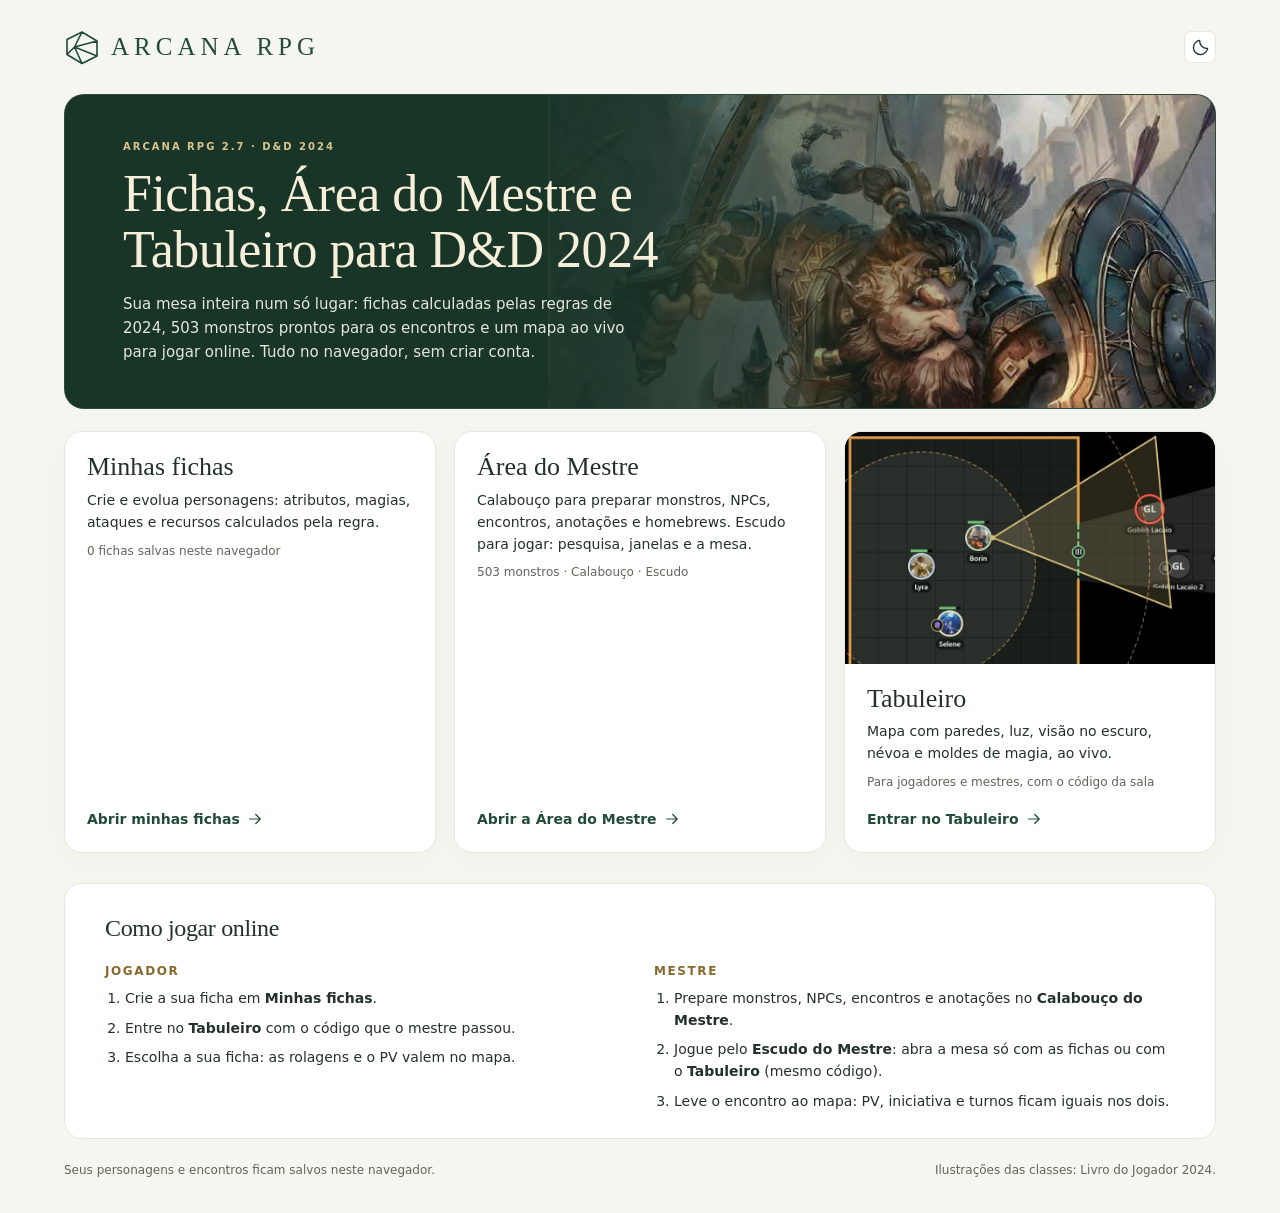
<file: docs/index.html>
<!doctype html>
<html lang="pt-BR">
<head><meta charset="utf-8"><meta name="viewport" content="width=device-width,initial-scale=1" data-ios="sem-zoom"><script>/* iPhone e iPad: sem isto, tocar num campo com letra pequena dá zoom sozinho na página (o zoom com dois dedos continua funcionando) */if(/iP(hone|ad|od)/.test(navigator.userAgent)||(navigator.platform==="MacIntel"&&navigator.maxTouchPoints>1))document.querySelector("meta[name=viewport]").content+=",maximum-scale=1"</script><meta name="theme-color" content="#152821"><title>Arcana RPG 2.7 · Fichas, Área do Mestre e Tabuleiro</title><meta name="description" content="Arcana RPG: fichas de D&D 2024, Área do Mestre com monstros e encontros, e um Tabuleiro ao vivo para jogar online."><link rel="icon" href="assets/favicon.svg" type="image/svg+xml"><link rel="stylesheet" href="styles.css?v=2.7"></head>
<body><div id="app"><div class="loading"><span>✦</span> Abrindo seu grimório…</div></div><div id="modal-root"></div><div id="toast" role="status" aria-live="polite"></div><input type="file" id="import-file" accept=".json,application/json" hidden><input type="file" id="portrait-file" accept="image/png,image/jpeg,image/webp" hidden><script type="module" src="app.js?v=2.7"></script></body>
</html>
</file>
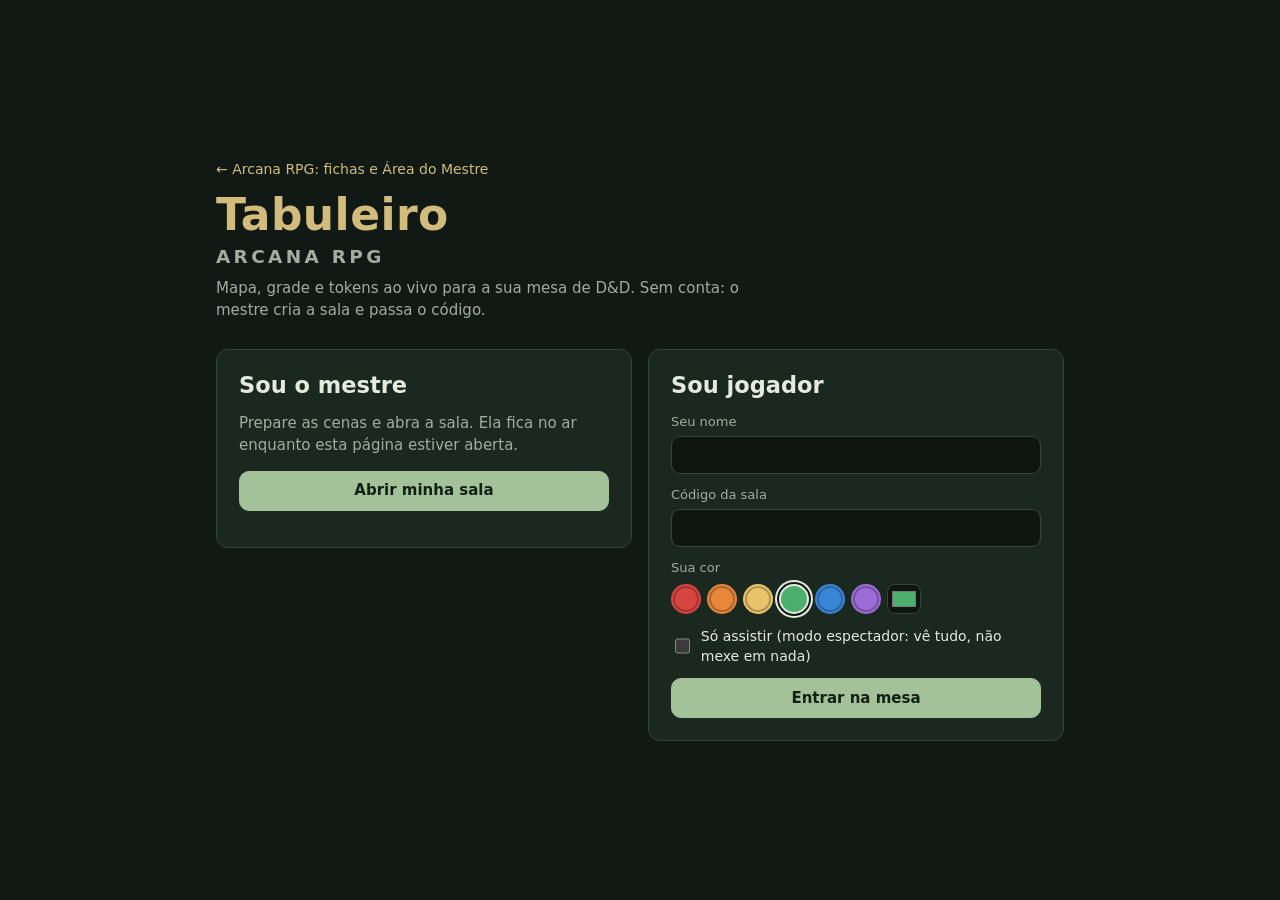
<file: docs/tabuleiro/index.html>
<!doctype html>
<html lang="pt-BR">
<head>
<meta charset="utf-8">
<meta name="viewport" content="width=device-width, initial-scale=1, viewport-fit=cover" data-ios="sem-zoom">
<script>/* iPhone e iPad: sem isto, tocar num campo com letra pequena dá zoom sozinho na página (o zoom com dois dedos continua funcionando) */if(/iP(hone|ad|od)/.test(navigator.userAgent)||(navigator.platform==="MacIntel"&&navigator.maxTouchPoints>1))document.querySelector("meta[name=viewport]").content+=",maximum-scale=1"</script>
<title>Tabuleiro · Arcana RPG</title>
<meta name="description" content="Tabuleiro virtual para jogar D&D com os amigos: mapa, grade, tokens, régua e ping ao vivo.">
<meta name="theme-color" content="#111914">
<link rel="icon" href="favicon.svg" type="image/svg+xml">
<link rel="stylesheet" href="estilo.css?v=2.7">
</head>
<body>

<!-- Tela inicial: escolher entre mestre e jogador -->
<main id="inicio" class="inicio">
  <div class="inicio-topo">
    <a id="link-site" class="link-site" href="../index.html" hidden>← Arcana RPG: fichas e Área do Mestre</a>
    <h1>Tabuleiro <span class="h1-marca">Arcana RPG</span></h1>
    <p>Mapa, grade e tokens ao vivo para a sua mesa de D&amp;D. Sem conta: o mestre cria a sala e passa o código.</p>
  </div>
  <div class="inicio-cartoes">
    <section class="cartao">
      <h2>Sou o mestre</h2>
      <p>Prepare as cenas e abra a sala. Ela fica no ar enquanto esta página estiver aberta.</p>
      <button id="btn-mestre" class="btn primario">Abrir minha sala</button>
      <p id="mestre-info" class="dica"></p>
    </section>
    <section class="cartao">
      <h2>Sou jogador</h2>
      <form id="form-jogador">
        <label>Seu nome<input id="j-nome" maxlength="40" required autocomplete="nickname"></label>
        <label>Código da sala<input id="j-codigo" maxlength="6" required autocomplete="off" autocapitalize="characters" spellcheck="false"></label>
        <div class="campo-cor"><span class="rotulo">Sua cor</span><div id="j-cores" class="cores"></div></div>
        <label id="campo-ficha" hidden>Sua ficha do site<select id="j-ficha"></select></label>
        <label class="marcar"><input id="j-espectador" type="checkbox"> Só assistir (modo espectador: vê tudo, não mexe em nada)</label>
        <button class="btn primario" type="submit">Entrar na mesa</button>
      </form>
    </section>
  </div>
</main>

<!-- Tela do tabuleiro (mestre e jogador) -->
<div id="mesa" class="mesa" hidden>
  <header class="barra">
    <strong class="marca">Arcana RPG · Tabuleiro</strong>
    <span id="versao" class="versao"></span>
    <button id="chip-codigo" class="chip" type="button" title="Copiar o código"></button>
    <span id="status" class="status"><i></i><span></span></span>
    <span class="espaco"></span>
    <button id="btn-painel" class="btn pequeno so-celular" type="button" aria-expanded="false">Painel</button>
    <button id="btn-sair" class="btn pequeno" type="button">Sair</button>
  </header>

  <nav class="ferramentas" aria-label="Ferramentas">
    <button data-ferramenta="mover" class="ativo" title="Mover e selecionar (V)" aria-label="Mover">
      <svg viewBox="0 0 24 24"><path d="M12 2l3 3h-2v6h6V9l3 3-3 3v-2h-6v6h2l-3 3-3-3h2v-6H5v2l-3-3 3-3v2h6V5H9z"/></svg></button>
    <button data-ferramenta="regua" title="Régua (R)" aria-label="Régua">
      <svg viewBox="0 0 24 24"><path d="M3 17L17 3l4 4L7 21zM7 13l2 2M10 10l2 2M13 7l2 2"/></svg></button>
    <button data-ferramenta="laser" title="Bolinha com rastro: segure e mexa o mouse para apontar algo a todos (L)" aria-label="Bolinha com rastro">
      <svg viewBox="0 0 24 24"><circle cx="17" cy="7" r="3.2"/><path d="M3 21c3-1 5-3 7-6s4-5 5.5-6.2" fill="none" stroke-width="2.2" stroke-linecap="round" opacity=".55"/></svg></button>
    <button data-ferramenta="ping" title="Ping: mostrar um ponto a todos (P ou Shift+clique)" aria-label="Ping">
      <svg viewBox="0 0 24 24"><circle cx="12" cy="12" r="3"/><circle cx="12" cy="12" r="8" fill="none"/></svg></button>
    <button data-ferramenta="grade" class="so-mestre" title="Medir um quadrado do mapa para ajustar a grade (G)" aria-label="Ajustar grade">
      <svg viewBox="0 0 24 24"><path d="M3 3h18v18H3zM9 3v18M15 3v18M3 9h18M3 15h18" fill="none"/></svg></button>
    <button data-ferramenta="nevoa" class="so-mestre" title="Névoa de guerra: revelar ou esconder partes do mapa (N)" aria-label="Névoa de guerra">
      <svg viewBox="0 0 24 24"><path d="M4 9h11a3 3 0 1 0-3-3M3 13h16a3 3 0 1 1-3 3M5 17h7" fill="none" stroke-linecap="round"/></svg></button>
    <button data-ferramenta="paredes" class="so-mestre" title="Paredes, portas e luzes: visão dinâmica (W)" aria-label="Paredes, portas e luzes">
      <svg viewBox="0 0 24 24"><path d="M3 5h18v14H3zM3 12h18M9 5v7M15 12v7" fill="none"/></svg></button>
    <button data-ferramenta="inicio" class="so-mestre" title="Início dos jogadores: onde os personagens aparecem (I)" aria-label="Início dos jogadores">
      <svg viewBox="0 0 24 24"><path d="M6 21V3" fill="none" stroke-linecap="round"/><path d="M6 4h11l-3 4 3 4H6z"/></svg></button>
    <button data-ferramenta="terreno" class="so-mestre" title="Terreno difícil: pinte quadrados que custam o dobro para andar (T)" aria-label="Terreno difícil">
      <svg viewBox="0 0 24 24"><path d="M3 3h18v18H3z" fill="none"/><path d="M3 13L13 3M3 21L21 3M11 21l10-10" fill="none"/></svg></button>
    <button data-ferramenta="desenho" title="Desenho livre no mapa (D)" aria-label="Desenho livre">
      <svg viewBox="0 0 24 24"><path d="M4 20l1-4L16 5l3 3L8 19zM14 7l3 3" fill="none" stroke-linejoin="round"/></svg></button>
    <button data-ferramenta="molde" title="Molde de magia: esfera, cone, linha, cubo (M)" aria-label="Molde de magia">
      <svg viewBox="0 0 24 24"><path d="M3 12L20 4v16z" fill="none" stroke-linejoin="round"/><circle cx="3" cy="12" r="1.6"/></svg></button>
    <button id="btn-3d" title="Dados 3D" aria-label="Ligar ou desligar os dados 3D" aria-pressed="true">
      <svg viewBox="0 0 24 24"><path d="M12 2.5l8.2 4.75v9.5L12 21.5l-8.2-4.75v-9.5z" fill="none"/><path d="M12 2.5v6.2M3.8 7.25l8.2 1.45 8.2-1.45M12 8.7l-5 8.6h10z" fill="none"/></svg></button>
    <button id="btn-dados" class="so-celular" title="Rolagens" aria-label="Abrir rolagens">
      <svg viewBox="0 0 24 24"><path d="M12 2l9 5v10l-9 5-9-5V7z" fill="none"/><circle cx="12" cy="12" r="1.6"/><circle cx="8" cy="9" r="1.3"/><circle cx="16" cy="15" r="1.3"/></svg></button>
    <button id="btn-enquadrar" title="Ver o mapa inteiro (F)" aria-label="Ver o mapa inteiro">
      <svg viewBox="0 0 24 24"><path d="M3 9V3h6M15 3h6v6M21 15v6h-6M9 21H3v-6" fill="none"/></svg></button>
  </nav>

  <div class="palco">
    <canvas id="tela" aria-label="Tabuleiro"></canvas>
    <div id="aviso-mapa" class="aviso-mapa" hidden></div>
    <div id="aviso-iniciativa" class="aviso-iniciativa" hidden role="alert"></div>
    <div id="opcoes-nevoa" class="opcoes-nevoa" hidden></div>
    <div id="opcoes-paredes" class="opcoes-nevoa" hidden></div>
    <div id="opcoes-desenho" class="opcoes-nevoa" hidden></div>
    <div id="opcoes-inicio" class="opcoes-nevoa" hidden></div>
    <div id="opcoes-molde" class="opcoes-nevoa" hidden></div>
    <div id="dica-ferramenta" class="dica-ferramenta" hidden></div>
    <div id="dados3d" class="dados3d-canto" aria-live="polite"></div>
    <section id="rolagens" class="rolagens" aria-label="Rolagens"></section>
  </div>

  <aside id="painel" class="painel" aria-label="Painel"></aside>
</div>

<div id="vitrine" class="vitrine" hidden role="dialog" aria-modal="true" aria-labelledby="vitrine-nome">
  <figure><img id="vitrine-img" alt=""><figcaption id="vitrine-nome"></figcaption></figure>
  <button id="vitrine-fechar" class="btn primario" type="button">Fechar</button>
</div>

<div id="dado" class="dado" hidden></div>

<div id="modal" class="modal" hidden role="dialog" aria-modal="true" aria-labelledby="modal-titulo">
  <div class="modal-caixa">
    <header><h2 id="modal-titulo"></h2><button id="modal-fechar" class="btn pequeno" type="button">Fechar</button></header>
    <div id="modal-corpo" class="modal-corpo"></div>
  </div>
</div>

<div id="avisos" class="avisos" role="status" aria-live="polite"></div>

<script src="vendor/peerjs-1.5.4.min.js?v=2.7"></script>
<script type="module" src="js/app.js?v=2.7"></script>
</body>
</html>
</file>
<file: docs/styles.css>
:root{--bg:#f6f6f1;--paper:#fff;--ink:#24312b;--muted:#82877c;--line:#e6e8df;--green:#234c38;--green-soft:#edf2e9;--gold:#b49a64;--red:#b7514c;--shadow:0 8px 30px #20302408;--radius:14px}
*{box-sizing:border-box}body{margin:0;background:var(--bg);font-family:system-ui,-apple-system,Arial,sans-serif;font-size:13px;line-height:1.5;color:var(--ink)}button,input,select,textarea{font:inherit}button{cursor:pointer;transition:background .18s,transform .18s,border-color .18s}button:disabled{cursor:not-allowed;opacity:.42}button,a,input,select,textarea{outline-offset:4px}button:focus-visible,a:focus-visible{outline:2px solid #97ab65}button svg{pointer-events:none}button{color:inherit}svg{width:19px;height:19px;stroke-width:1.65;fill:none;stroke:currentColor;stroke-linecap:round;stroke-linejoin:round;flex-shrink:0}a{color:var(--green)}h1,h2,h3,p{margin:0}h1,h2,h3{font-weight:500}h2{font-size:16px;letter-spacing:-.35px}h3{font-size:14px}small{font-size:11px}.serif{font-family:Georgia,'Times New Roman',serif}.muted{color:var(--muted)}.eyebrow{font-size:10px;letter-spacing:1.6px;text-transform:uppercase;font-weight:600}.flex{display:flex;align-items:center;gap:9px}.between{display:flex;align-items:center;justify-content:space-between;gap:12px}.stack{display:flex;flex-direction:column;gap:16px}.mt{margin-top:16px}.hidden{display:none!important}.btn{display:inline-flex;align-items:center;justify-content:center;gap:8px;border:1px solid var(--line);border-radius:7px;background:var(--paper);padding:9px 14px;font-size:12px;font-weight:500;min-height:36px;white-space:nowrap}.btn:hover{background:#f0f2ea;border-color:#c8cebd}.btn.primary{background:var(--green);border-color:var(--green);color:white}.btn.primary:hover{background:#2e6349}.btn.gold{background:#d9c28f;border-color:#d9c28f;color:#1a2e23}.btn.ghost{border-color:transparent;background:transparent}.btn.danger{color:var(--red);border-color:#ecd4d1}.btn.small{padding:5px 9px;min-height:28px;font-size:11px}.icon-btn{display:inline-flex;align-items:center;justify-content:center;background:none;border:1px solid transparent;border-radius:7px;width:32px;height:32px;padding:6px}.icon-btn:hover{background:var(--green-soft)}.icon-btn.small{width:25px;height:25px}.badge{display:inline-flex;align-items:center;gap:5px;padding:3px 8px;background:var(--green-soft);color:var(--green);font-size:10px;border-radius:4px;white-space:nowrap}.badge.gold{background:#f5efe0;color:#9a814c}.badge.red{background:#f7e9e6;color:var(--red)}.badge.outline{border:1px solid var(--line);background:transparent;color:var(--muted)}.divider{border:none;border-top:1px solid var(--line);margin:16px 0}.card{background:var(--paper);border:1px solid var(--line);border-radius:var(--radius);padding:20px;box-shadow:var(--shadow)}.card-title{display:flex;align-items:center;justify-content:space-between;gap:8px;margin-bottom:17px}.card-title h2{display:flex;align-items:center;gap:8px}.card-title h2 svg{color:#859674;width:17px}.card-title .eyebrow{font-size:9px}.side{width:218px;position:fixed;inset:0 auto 0 0;background:#17281f;color:#c1c8bf;display:flex;flex-direction:column;padding:28px 18px 18px;z-index:20}.brand{display:flex;align-items:center;gap:11px;padding:0 12px;color:#e4d4a9;text-decoration:none}.brand svg{width:35px;height:39px;stroke-width:1.1}.brand span{font-family:Georgia,serif;letter-spacing:5px;font-size:24px}.brand-sub{font-size:8px;letter-spacing:2.3px;margin:7px 0 36px 59px;color:#889b85}.side-section{font-size:9px;color:#718470;letter-spacing:1.8px;text-transform:uppercase;padding:0 14px;margin:20px 0 10px}.side nav{display:flex;flex-direction:column;gap:5px}.nav-item{border:none;background:none;text-align:left;display:flex;align-items:center;gap:12px;border-radius:7px;padding:11px 14px;color:#aebbad;font-size:12px;min-height:41px}.nav-item svg{width:18px}.nav-item.active{background:#304533;color:#ebe6d4}.nav-item.active:after{content:'';width:5px;height:5px;background:#c5b079;border-radius:100%;margin-left:auto}.nav-item:hover{background:#263c2c;color:white}.side-new{border:1px dashed #4c5d44;color:#c6c7a7;background:transparent;display:flex;align-items:center;gap:9px;justify-content:center;width:100%;padding:11px;border-radius:7px;font-size:11px;margin-top:13px}.side-new:hover{background:#2a3c2b}.side-bottom{margin-top:auto}.edition{background:#213424;border:1px solid #334530;border-radius:9px;padding:14px;position:relative;overflow:hidden;margin:30px 0 17px}.edition .star{position:absolute;right:12px;top:13px;color:#75835a}.edition p{font-size:10px;color:#9aa78e;margin:6px 0 10px}.edition strong{font-size:11px;font-weight:500;color:#d3d7bf}.edition .badge{background:#35452c;color:#c2cba8;font-size:8px;letter-spacing:1px}.side-profile{display:flex;align-items:center;gap:10px;border-top:1px solid #34432e;padding:17px 5px 0}.side-profile .avatar{width:31px;height:31px;background:#384b34;border:1px solid #526146;border-radius:100%;display:grid;place-items:center;color:#dac9a0}.side-profile strong{font-size:10px;color:#d2d7c8;display:block;font-weight:500}.side-profile small{font-size:9px;color:#7f947b}.shell{margin-left:218px}.topbar{height:78px;display:flex;align-items:center;justify-content:space-between;gap:12px;border-bottom:1px solid var(--line);padding:0 36px;background:#fbfbf7}.topbar .crumb{font-size:10px;letter-spacing:.4px;color:var(--muted);display:flex;align-items:center;gap:12px}.topbar .crumb svg{width:14px}.topbar .crumb strong{color:#445044;font-weight:500}.top-actions{display:flex;align-items:center;gap:14px}.saved{font-size:10px;color:#86917d;display:flex;align-items:center;gap:5px}.saved svg{width:13px}.main{max-width:1530px;margin:auto;padding:26px 36px 95px}.page-top{display:flex;justify-content:space-between;align-items:end;margin-bottom:20px}.page-top h1{font-family:Georgia,serif;font-size:27px;color:#2b3c2e;letter-spacing:-.7px;margin-bottom:4px}.page-top p{color:var(--muted);font-size:11px}.character-select{min-width:185px;background:#fff;border:1px solid var(--line);padding:8px 10px;border-radius:6px;font-size:11px;color:#596251}.hero{height:216px;border-radius:14px;overflow:hidden;position:relative;background:#20382a;color:white;margin-bottom:20px}.hero-art{position:absolute;right:0;top:0;width:64%;height:100%;object-fit:cover;object-position:50% 35%;filter:saturate(.68)}.hero:after{content:'';position:absolute;inset:0;background:linear-gradient(90deg,#20382a 15%,#20382af5 34%,#20382a99 57%,#172a2426 80%)}.hero-content{position:relative;z-index:2;padding:25px 29px}.hero .eyebrow{color:#c9c79c;font-size:8px;letter-spacing:2px;display:flex;align-items:center;gap:6px}.hero .eyebrow svg{width:12px;height:12px}.hero h1{font-family:Georgia,serif;font-size:36px;font-weight:400;letter-spacing:-.5px;margin:7px 0 9px;text-shadow:0 1px 10px #102317}.hero-info{color:#c8d0bf;font-size:11px;display:flex;align-items:center;gap:11px;flex-wrap:wrap}.hero-info .dot{width:3px;height:3px;border-radius:100%;background:#909c78}.hero .level-badge{background:#c8b27e22;border:1px solid #c6b57b55;color:#e9dcb7;border-radius:4px;font-size:9px;padding:3px 7px}.hero-bottom{display:flex;align-items:center;gap:18px;margin-top:22px;color:#a7b59e;font-size:10px}.hero-bottom .hero-progress{width:105px;height:3px;background:#80906c42;border-radius:3px;overflow:hidden}.hero-progress span{height:3px;display:block;background:#a99e70}.hero-edit{position:absolute;right:20px;bottom:20px;z-index:3;border-color:#eff7e544;background:#243a2c9c;color:white;backdrop-filter:blur(12px);font-size:10px;min-height:31px}.hero-stamp{position:absolute;right:22px;top:19px;z-index:3;font-size:8px;letter-spacing:1.8px;border:1px solid #f3ead95c;color:#f6edd0;padding:4px 8px;border-radius:3px;background:#19322361}.stats{display:grid;grid-template-columns:repeat(5,1fr);gap:12px;margin-bottom:21px}.stat{display:flex;align-items:center;gap:13px;background:white;border:1px solid var(--line);padding:14px 16px;border-radius:10px;position:relative}.stat-icon{height:34px;width:34px;display:grid;place-items:center;border-radius:9px;background:#f1f3eb;color:#8d9c74}.stat-icon svg{width:20px;height:20px}.stat-value{font-size:24px;line-height:1.15;font-family:Georgia,serif;color:#34442e;display:block}.stat-label{font-size:8px;letter-spacing:1px;color:var(--muted);margin-top:4px;text-transform:uppercase;display:block}.stat.clickable{cursor:pointer}.stat.clickable:hover{background:#f0f4eb}.stat .mini-roll{position:absolute;right:10px;top:10px;width:11px;height:11px;color:#a6b09a}.tabs{display:flex;align-items:center;gap:24px;border-bottom:1px solid #dfe3d8;margin-bottom:22px}.tab{border:0;background:none;color:#919789;font-size:11px;padding:0 1px 12px;display:flex;align-items:center;gap:7px;border-bottom:2px solid transparent}.tab svg{width:14px;height:14px}.tab.active{color:var(--green);border-color:var(--green);font-weight:600}.count{background:#e8ecdf;color:#70805b;border-radius:4px;padding:0 5px;font-size:9px}.overview{display:grid;grid-template-columns:minmax(210px,.95fr) minmax(290px,1.5fr) minmax(220px,1fr);gap:18px;align-items:start}.attributes{display:grid;grid-template-columns:repeat(3,1fr);gap:10px}.ability{border:1px solid #e6e9de;border-radius:9px;text-align:center;position:relative;background:#fbfcf8;padding:9px 2px 0;overflow:hidden}.ability:hover{background:#eff4e8;border-color:#bdc9ac}.ability .abbr{display:block;font-size:9px;letter-spacing:1.5px;color:#8c957d}.ability .modifier{font-family:Georgia,serif;font-size:25px;display:block;line-height:1.5;color:#344d31}.ability .score{display:block;font-size:10px;border-top:1px solid #e9ecdf;color:#939e85;background:#f1f4e9;line-height:23px}.save-list{display:grid;grid-template-columns:1fr 1fr;gap:5px 10px}.save-btn{display:flex;align-items:center;justify-content:space-between;gap:5px;padding:6px 0;background:none;border:0;font-size:10px;border-radius:4px}.save-btn:hover{background:#f2f5eb}.prof-dot{height:6px;width:6px;border-radius:100%;border:1px solid #b6bfa9;display:inline-block;margin-right:5px;flex-shrink:0}.prof-dot.filled{background:#749066;border-color:#749066}.prof-dot.expert{background:#bd9e62;border-color:#bd9e62;box-shadow:0 0 0 2px #ecdfc1}.skill-list{display:flex;flex-direction:column;gap:1px}.skill{display:flex;align-items:center;justify-content:space-between;background:none;border:0;text-align:left;width:100%;padding:5.5px 1px;border-bottom:1px solid #f2f3ec;font-size:10px;border-radius:3px}.skill:hover{background:#f0f5e8}.skill small{font-size:8px;color:#a0a791;margin-left:3px}.skill .bonus{font-size:11px;color:#5a6d4b;min-width:27px;text-align:right}.skill-legend{display:flex;gap:12px;margin-top:13px;font-size:8px;color:#969d8a}.hp-number{font-family:Georgia,serif;font-size:37px;line-height:1;color:#35513b;display:flex;align-items:baseline;gap:7px}.hp-number small{font-family:Arcana,Arial;font-size:13px;color:#a0a88e}.hp-label{font-size:9px;text-transform:uppercase;letter-spacing:1px;color:#8c9680;margin-top:6px}.hp-heart{display:grid;place-items:center;border-radius:100%;width:45px;height:45px;background:#edf3e9;color:#769263}.hp-heart svg{width:23px}.hp-bar{height:7px;border-radius:4px;overflow:hidden;background:#edf0e5;margin:16px 0 8px}.hp-bar span{display:block;height:100%;background:#77976b;border-radius:4px;transition:width .3s}.hp-bar.low span{background:#bd6c58}.hp-footer{font-size:9px;color:#969f89;display:flex;justify-content:space-between;margin-bottom:16px}.hp-controls{display:flex;align-items:center;gap:7px}.hp-controls input{width:57px;min-width:0;text-align:center;padding:7px 4px}.hp-controls .btn{flex:1;padding:7px 8px;font-size:10px}.hp-controls .btn svg{width:13px;height:13px}.hp-controls .damage{color:#a55b4e;background:#fcf4f1;border-color:#efdcd3}.hp-controls .heal{color:#55764c;background:#f2f6ec;border-color:#dce6ce}.mini-label{font-size:9px;color:#919a85}.hp-extra{margin-top:15px;display:flex;align-items:center;justify-content:space-between;border-top:1px solid var(--line);padding-top:13px;font-size:9px;color:#7f8d72}.hp-extra button{font-size:9px}.attack-row{display:flex;align-items:center;padding:13px 0;border-top:1px solid #f0f1e9;gap:12px}.weapon-icon{width:35px;height:35px;border-radius:8px;background:#f2f3ed;color:#7d886a;display:grid;place-items:center}.weapon-icon svg{width:20px}.attack-info{flex:1;min-width:0}.attack-info strong{display:block;font-size:11px;font-weight:500}.attack-info small{color:#969c8c;font-size:9px}.attack-bonus{font-size:16px;font-family:Georgia,serif;color:#40593d;min-width:27px}.attack-row .roll-btn{height:31px;width:31px;border:1px solid #e3e7d9;background:#f8faf3;border-radius:6px;display:grid;place-items:center;color:#6a8253}.attack-row .roll-btn:hover{background:#e9f1dd}.attack-row .roll-btn svg{width:16px}.quick-tip{background:#f7f8f2;border-radius:7px;padding:11px;font-size:9px;color:#859373;display:flex;align-items:flex-start;gap:7px}.quick-tip svg{width:13px;height:13px}.rest-row{display:flex;gap:8px;margin-top:15px}.rest-row .btn{flex:1;font-size:10px}.bottom-dice{position:fixed;bottom:0;left:218px;right:0;height:65px;display:flex;align-items:center;justify-content:space-between;gap:12px;background:#fcfcf8f2;backdrop-filter:blur(12px);border-top:1px solid #dfe4d4;padding:8px 36px;z-index:15}.dice-tray{display:flex;align-items:center;gap:8px}.dice-tray .eyebrow{font-size:8px;color:#8e977e;margin-right:12px}.die{width:35px;height:37px;border:1px solid #e2e5d7;border-radius:7px;display:flex;flex-direction:column;justify-content:center;align-items:center;background:white;color:#687956;font-size:9px;gap:0}.die svg{width:18px;height:18px}.die:hover{background:#edf3e2;transform:translateY(-3px);border-color:#aebc98}.dice-history{font-size:10px;color:#819071}.two-cols{display:grid;grid-template-columns:1fr 1fr;gap:18px;align-items:start}.three-cols{display:grid;grid-template-columns:repeat(3,1fr);gap:16px}.toolbar{display:flex;align-items:center;gap:10px;margin-bottom:20px;flex-wrap:wrap}.search{flex:1;position:relative;min-width:200px}.search input{width:100%;padding:10px 12px 10px 35px;background:white;border:1px solid var(--line);border-radius:7px}.search svg{position:absolute;left:11px;top:11px;width:16px;color:#a1ac95}.toolbar select{max-width:180px}.input,select,input:not([type='checkbox']):not([type='file']):not([type='range']),textarea{border:1px solid #dfe4d7;border-radius:6px;padding:9px 11px;background:#fff;color:var(--ink);min-width:0}input[type=checkbox]{accent-color:var(--green)}input:focus,select:focus,textarea:focus{outline:2px solid #bac8a4;outline-offset:1px}textarea{resize:vertical;width:100%;line-height:1.8}.field{display:flex;flex-direction:column;gap:6px;margin-bottom:16px}.field>label,.field>span{font-size:10px;font-weight:500;color:#6c7a60}.field small{font-size:10px;color:var(--muted)}.field-row{display:grid;grid-template-columns:1fr 1fr;gap:16px}.spell-summary{display:flex;gap:22px;padding:20px 24px;align-items:center;margin-bottom:20px;background:#edf1e7;border:1px solid #dee5d4;border-radius:10px}.spell-summary .num{font-size:27px;font-family:Georgia,serif;color:#466039}.spell-summary .label{font-size:9px;text-transform:uppercase;letter-spacing:1px;color:#8c987a}.spell-summary .summary-block{min-width:74px}.slot-list{display:flex;gap:17px;flex-wrap:wrap}.slot-group .label{font-size:9px;color:#8c987a;margin-bottom:6px}.pips{display:flex;gap:5px}.pip{width:18px;height:18px;border:1px solid #b5c39e;border-radius:4px;background:#f6f9ef;padding:0}.pip.used{background:#819766;box-shadow:inset 0 0 0 3px #f2f5e8}.pip:hover{border-color:#466039}.spell-card{padding:17px;display:flex;flex-direction:column;gap:12px}.spell-card h3{font-family:Georgia,serif;font-size:18px;color:#30452d}.spell-card .excerpt{font-size:11px;line-height:1.65;color:#8b9380;display:-webkit-box;-webkit-line-clamp:2;-webkit-box-orient:vertical;overflow:hidden}.spell-card .metadata{display:flex;gap:12px;font-size:9px;color:#959d88}.spell-card .spell-actions{display:flex;gap:8px;margin-top:auto}.spell-card .spell-actions .btn{flex:1}.spell-card .spell-level{font-family:Georgia,serif;font-size:22px;color:#9eac8d;line-height:1}.spells-grid{display:grid;grid-template-columns:repeat(3,1fr);gap:15px}.empty{text-align:center;padding:45px 20px;color:#929b85}.empty>svg{height:36px;width:36px;color:#a9b598;margin-bottom:12px}.empty h3{font-family:Georgia,serif;font-size:22px;color:#536849;margin-bottom:6px}.empty p{margin-bottom:18px;font-size:11px}.resource-grid{display:grid;grid-template-columns:repeat(3,1fr);gap:15px}.resource-card .resource-value{font-family:Georgia,serif;font-size:31px;color:#4e6741}.resource-card .resource-name{font-size:12px;margin-bottom:4px}.resource-card .resource-hint{font-size:10px;color:var(--muted);min-height:30px;margin-top:6px}.resource-card .resource-controls{display:flex;gap:7px;align-items:center}.resource-card .progress{height:4px;border-radius:5px;background:#edf1e6;margin:15px 0}.resource-card .progress span{display:block;height:100%;background:#9aac7d}.feature{padding:15px 0;border-bottom:1px solid #edf0e5}.feature h3{font-size:12px;margin-bottom:5px;display:flex;justify-content:space-between;gap:8px}.feature p{font-size:11px;color:#8b957e}.feature .badge{font-size:8px;height:19px}.conditions{display:flex;flex-wrap:wrap;gap:7px}.condition{background:#fafbf6;border:1px solid #e3e7d9;border-radius:6px;padding:6px 10px;color:#8b957f;font-size:10px}.condition.on{background:#faeee7;border-color:#d8a78c;color:#ac674c}.note-area{min-height:330px;font-size:12px;background:linear-gradient(#fff 30px,#edf0e6 31px);background-size:100% 32px;line-height:32px;padding:9px 16px;border:0}.inventory-table{width:100%;border-collapse:collapse;font-size:11px}.inventory-table th{text-align:left;padding:10px 5px;color:#97a187;font-size:8px;letter-spacing:1px;text-transform:uppercase;font-weight:500;border-bottom:1px solid var(--line)}.inventory-table td{padding:12px 5px;border-bottom:1px solid #f0f2e9}.inventory-table .qty{display:flex;align-items:center;gap:7px}.currency{display:flex;gap:10px}.coin-field{flex:1;text-align:center}.coin-field label{display:block;font-size:9px;color:#9d9b79;margin-bottom:7px}.coin-field input{width:100%;text-align:center}.book-grid{display:grid;grid-template-columns:repeat(3,1fr);gap:14px}.class-card{padding:0;overflow:hidden;cursor:pointer;position:relative}.class-card .class-art{height:120px;width:100%;object-fit:cover;object-position:center 30%;filter:saturate(.6)}.class-card .class-body{padding:16px}.class-card h3{font-family:Georgia,serif;font-size:22px;color:#364f31;margin-bottom:5px}.class-card p{font-size:10px;color:#939d87;margin-bottom:12px}.class-card:hover{border-color:#a8b995;transform:translateY(-2px)}.class-card .class-meta{display:flex;gap:9px;font-size:9px;color:#829273}.source-note{font-size:10px;color:#99a18e;margin:20px 0;line-height:1.7}.source-note svg{vertical-align:middle;width:13px;margin-right:4px}.rule-notice{border:1px solid #e7dfc6;background:#fbf8ed;padding:12px 14px;border-radius:8px;color:#9b8752;font-size:10px;margin:15px 0}.rule-notice strong{font-weight:600}.combat-settings{display:flex;gap:9px;align-items:center;flex-wrap:wrap;font-size:10px;color:#7b8c6b}.switch-label{display:flex;align-items:center;gap:6px;font-size:10px}.death-saves{display:flex;gap:14px;margin-top:12px;font-size:10px}.death-saves button{border-radius:100%;width:15px;height:15px;padding:0;border:1px solid #b2c49b;background:none;margin-left:3px}.death-saves button.checked{background:#91aa78}.death-saves .fail button{border-color:#d5a28e}.death-saves .fail button.checked{background:#c58365}.mobile-menu{display:none}.mobile-brand{display:none}.modal-backdrop{position:fixed;inset:0;background:#101f18a1;backdrop-filter:blur(5px);display:flex;align-items:center;justify-content:center;z-index:50;padding:25px;animation:fade .15s ease}.modal{background:#fafbf6;border-radius:16px;width:100%;max-width:670px;max-height:92vh;box-shadow:0 30px 100px #07110b44;display:flex;flex-direction:column;overflow:hidden}.modal.wide{max-width:900px}.modal-header{padding:24px 28px 20px;border-bottom:1px solid var(--line);background:#fff;display:flex;align-items:flex-start;justify-content:space-between;gap:12px}.modal-header h2{font-family:Georgia,serif;font-size:27px;color:#294a33}.modal-header p{font-size:11px;color:#909b82;margin-top:4px}.modal-body{padding:24px 28px;overflow:auto}.modal-footer{padding:16px 28px;display:flex;justify-content:space-between;align-items:center;border-top:1px solid var(--line);background:#fff;gap:12px}.modal-body h3{margin-bottom:12px}.modal-body .reading{font-size:12px;line-height:1.85;color:#67765b;white-space:pre-line}.modal-body .reading p{margin-bottom:15px}.stepper{display:flex;gap:9px;margin-bottom:25px}.stepper .step{flex:1;font-size:9px;color:#a8af9a;border-top:3px solid #e5e9dd;padding-top:8px}.stepper .step.done,.stepper .step.current{border-color:#8ba377;color:#5e784e}.wizard-class-grid{display:grid;grid-template-columns:repeat(4,1fr);gap:9px;margin-bottom:16px}.option-card{border:1px solid #e3e7d9;border-radius:8px;background:white;padding:13px 10px;text-align:left;display:flex;flex-direction:column;gap:6px;min-height:85px}.option-card svg{color:#8ba575;width:22px;height:22px}.option-card strong{font-size:12px;font-weight:500}.option-card small{font-size:8px;color:#9aa38c}.option-card.selected{border-color:#7d9965;background:#f0f5e6;box-shadow:0 0 0 1px #9fb68c}.option-card:hover{background:#f2f6eb}.wizard-origin{display:grid;grid-template-columns:1fr 1fr;gap:20px}.species-grid{display:grid;grid-template-columns:repeat(2,1fr);gap:6px}.species-grid .option-card{min-height:40px;padding:8px 12px;flex-direction:row;align-items:center;justify-content:space-between}.species-grid .option-card strong{font-size:10px}.stat-editor{display:grid;grid-template-columns:repeat(6,1fr);gap:10px}.stat-edit{text-align:center;background:#f0f4e7;padding:12px 5px;border-radius:8px;border:1px solid #e0e7d4}.stat-edit label{font-size:10px;color:#7c9068}.stat-edit input{width:100%;max-width:65px;text-align:center;font-size:18px;padding:7px;margin-top:8px}.stat-edit .mod{display:block;font-family:Georgia,serif;font-size:22px;color:#557641;margin:6px 0}.origin-bonus{display:grid;grid-template-columns:repeat(3,1fr);gap:10px}.origin-bonus select{width:100%}.check-grid{display:grid;grid-template-columns:repeat(3,1fr);gap:7px}.check-grid label{font-size:10px;display:flex;gap:6px;align-items:center;padding:6px;background:#f2f5ea;border-radius:4px}.roll-result{text-align:center;border:1px solid #dce5cf;background:#f1f5e9;border-radius:12px;padding:24px;position:relative;overflow:hidden;margin-bottom:20px}.roll-result .result-num{font-family:Georgia,serif;font-size:77px;color:#3d6034;line-height:1.1;animation:pop .3s ease}.roll-result.crit{background:#f6efdd;border-color:#d8bd7f}.roll-result.crit .result-num{color:#a17d31}.roll-result.fail{background:#fbf0ea;border-color:#d7a389}.roll-result .result-label{font-size:9px;letter-spacing:2px;text-transform:uppercase;color:#90a07a;margin-bottom:8px}.roll-breakdown{display:flex;align-items:center;justify-content:center;gap:7px;font-size:12px;color:#8c9c78;margin-top:13px;flex-wrap:wrap}.roll-breakdown .roll-value{background:white;border:1px solid #d7e1c9;border-radius:6px;padding:4px 10px;color:#53733e;display:inline-block}.roll-breakdown .discard{opacity:.4;text-decoration:line-through}.roll-result .result-kind{font-size:12px;color:#7b8f68;margin-top:8px}.mode-switch{display:flex;border:1px solid #dce4d2;border-radius:6px;overflow:hidden}.mode-switch button{padding:7px 12px;background:#fff;border:none;font-size:10px;color:#8c9980;flex:1}.mode-switch button.active{background:#e5edda;color:#496537}.history-item{padding:13px 0;border-bottom:1px solid #e5e9db;display:flex;gap:13px;align-items:center}.history-item .total{font-family:Georgia,serif;font-size:25px;color:#567546;background:#edf3e3;border-radius:8px;min-width:45px;text-align:center;padding:7px}.history-item strong{font-size:11px;display:block;font-weight:500}.history-item small{font-size:9px;color:#9aa38b}.history-item time{margin-left:auto;font-size:9px;color:#9fa88e}.toast{position:fixed;bottom:82px;left:calc(50% + 100px);transform:translateX(-50%);padding:12px 20px;border-radius:8px;background:#294432;color:#f1f4e8;z-index:100;font-size:12px;box-shadow:0 8px 40px #16271d30;animation:fade .2s}.loading{height:100vh;display:flex;align-items:center;justify-content:center;gap:12px;color:#6c8854;font-family:Georgia,serif;font-size:24px}.loading span{animation:spin 3s infinite linear}.reference-tabs{display:flex;gap:6px;flex-wrap:wrap;margin-bottom:20px}.reference-page{white-space:pre-line;font-size:12px;line-height:1.8;color:#79886a;border-bottom:1px solid var(--line);padding:15px 0}.reference-page .page-number{font-size:9px;text-transform:uppercase;letter-spacing:1px;display:block;color:#a3ad94;margin-bottom:9px}.mini-grid{display:grid;grid-template-columns:repeat(2,1fr);gap:10px}.mini-card{background:#f2f5eb;border:1px solid #dce5cf;border-radius:8px;padding:12px}.mini-card .eyebrow{font-size:8px;color:#96a483}.mini-card strong{display:block;font-size:15px;color:#516d3f;margin-top:4px;font-weight:500}.print-only{display:none}.modal-subtitle{font-size:10px;color:#91a17d}.pager{display:flex;justify-content:center;align-items:center;gap:12px;margin-top:25px}.spell-detail-grid{display:grid;grid-template-columns:1fr 1fr;gap:15px;margin-bottom:20px;border-bottom:1px solid var(--line);padding-bottom:20px}.spell-detail-grid .label{font-size:9px;color:#a2ab94;text-transform:uppercase;letter-spacing:1px}.spell-detail-grid .value{font-size:12px;color:#657a52;margin-top:4px}.note-char{font-size:9px;color:#9ba58e}.status-strip{display:flex;gap:8px;flex-wrap:wrap;margin-bottom:16px}.level-info{font-size:10px;line-height:1.8;color:#9a9f8e}.form-note{font-size:11px;color:#8a987a;line-height:1.7;background:#f1f5e9;padding:13px;border-radius:7px;margin-bottom:18px}.weapon-detail{font-size:10px;color:#93a080;display:flex;flex-wrap:wrap;gap:8px;margin:10px 0}.warn-text{font-size:10px;color:#b7835e}.edit-section{font-family:Georgia,serif;font-size:20px;color:#49653b;margin:23px 0 14px;border-bottom:1px solid var(--line);padding-bottom:8px}.danger-zone{padding:15px;background:#f8f0e9;border:1px solid #e6d1bf;border-radius:9px;margin-top:25px}.menu-shade{display:none}.saved-error{color:#b87056}.read-more{display:block;margin:10px 0 0}.credit-line{font-size:8px;color:#c1c9b4;position:absolute;right:22px;bottom:61px;z-index:3;text-shadow:0 1px 3px #16291e}.guide-grid{display:grid;grid-template-columns:repeat(2,1fr);gap:10px}.guide{padding:15px;background:#f4f6ee;border-radius:8px}.guide strong{font-size:12px;font-weight:500}.guide p{font-size:10px;color:#8e9b7d;margin-top:5px;line-height:1.7}.hint{font-size:10px;color:#94a083;line-height:1.65;margin-top:7px}.hero-art-wizard{object-position:center 25%}
@keyframes fade{from{opacity:0}to{opacity:1}}@keyframes pop{from{transform:scale(.85);opacity:.4}to{transform:scale(1);opacity:1}}@keyframes spin{to{transform:rotate(360deg)}}
@media(min-width:1550px){.overview{gap:22px}.main{padding-left:44px;padding-right:44px}.hero{height:245px}.hero h1{font-size:43px}.hero-content{padding:30px 35px}.hero-bottom{margin-top:31px}.attributes{gap:13px}.ability .modifier{font-size:29px}.skill{padding:6px 2px;font-size:11px}.card{padding:23px}}
@media(max-width:1200px){.side{width:190px;padding-left:12px;padding-right:12px}.shell{margin-left:190px}.bottom-dice{left:190px}.main{padding:24px 24px 95px}.topbar{padding:0 24px}.overview{grid-template-columns:1fr 1.35fr}.skills-column{grid-column:1/-1}.skills-column .skill-list{display:grid;grid-template-columns:repeat(3,1fr);gap:5px 20px}.stats{gap:8px}.stat{padding:12px;gap:8px}.stat-icon{width:29px;height:29px}.stat-value{font-size:21px}.stat-label{font-size:7px;letter-spacing:.7px}.spells-grid{grid-template-columns:repeat(2,1fr)}.resource-grid{grid-template-columns:repeat(2,1fr)}.hero-art{width:70%}.bottom-dice{padding-left:24px;padding-right:24px}.top-actions{gap:7px}}
@media(max-width:900px){.side{width:68px;padding:24px 7px}.brand{padding:0 8px}.brand span,.brand-sub,.side-section,.nav-item span,.side-new span,.edition,.side-profile div:not(.avatar){display:none}.brand svg{width:32px}.side nav{margin-top:40px;gap:12px}.nav-item{padding:12px;justify-content:center}.nav-item.active:after{display:none}.side-new{border:none;margin-top:15px}.side-profile{justify-content:center;padding:15px 0 0}.side-profile>.icon-btn{display:none}.shell{margin-left:68px}.bottom-dice{left:68px}.main{padding:24px 20px 90px}.topbar{padding:0 20px;height:67px}.topbar .crumb{font-size:9px;gap:8px}.topbar .saved{display:none}.topbar .btn{font-size:10px;padding:7px 9px;min-height:32px}.hero{height:215px}.hero h1{font-size:31px}.tabs{gap:20px}.stat-icon{display:none}.stat-value{font-size:23px}.stat{padding:12px 10px}.stat-label{font-size:7px}.stat .mini-roll{right:6px;top:7px}.stats{margin-bottom:19px}.two-cols{grid-template-columns:1fr}.book-grid{grid-template-columns:repeat(2,1fr)}.currency{gap:7px}.dice-tray .eyebrow{display:none}.dice-history span{display:none}.wizard-class-grid{grid-template-columns:repeat(3,1fr)}.toast{left:calc(50% + 30px)}}
@media(max-width:620px){.side{transform:translateX(-100%);width:215px;transition:transform .2s;padding:26px 17px}.side.open{transform:translateX(0)}.side.open .brand span,.side.open .brand-sub,.side.open .side-section,.side.open .nav-item span,.side.open .side-new span,.side.open .edition,.side.open .side-profile div:not(.avatar){display:block}.side.open .nav-item{justify-content:flex-start}.side.open nav{margin-top:12px;gap:6px}.side.open .side-new{border:1px dashed #4c5d44}.side.open .brand{padding-left:12px}.side.open .brand-sub{margin-bottom:22px}.menu-shade.open{display:block;position:fixed;inset:0;background:#12271ec9;z-index:19}.shell{margin-left:0}.mobile-menu{display:flex}.topbar .crumb{display:none}.mobile-brand{display:block;font-family:Georgia,serif;font-size:18px;letter-spacing:3px;color:#536e3d}.topbar{height:62px;padding:0 15px}.topbar .export-label{display:none}.topbar .btn svg{width:15px;height:15px}.topbar .top-actions{gap:3px}.main{padding:18px 15px 90px}.page-top{gap:10px;margin-bottom:17px}.page-top h1{font-size:23px}.page-top p{font-size:9px;max-width:160px}.character-select{min-width:0;width:141px;max-width:43%;font-size:10px;padding:7px}.hero{height:208px;border-radius:11px;margin-bottom:13px}.hero-content{padding:23px 20px}.hero .eyebrow{font-size:7px;letter-spacing:1.5px}.hero h1{font-size:29px;max-width:245px;line-height:1.2;margin:12px 0 11px}.hero-info{font-size:9px;gap:6px;max-width:235px}.hero-art{width:100%;object-position:55% 30%}.hero:after{background:linear-gradient(90deg,#20382afc 2%,#20382ad9 38%,#20382a36 100%)}.hero-bottom{font-size:8px;margin-top:21px;gap:9px}.hero-bottom .hero-progress{width:60px}.hero-edit{right:11px;bottom:12px;padding:6px;font-size:0;min-height:28px;gap:0}.hero-edit svg{width:14px;height:14px}.hero-stamp{font-size:6px;right:11px;top:13px}.credit-line{display:none}.stats{gap:6px;grid-template-columns:repeat(5,1fr);margin-bottom:19px}.stat{border-radius:8px;display:block;text-align:center;padding:11px 2px}.stat-value{font-size:23px}.stat-label{font-size:6px;letter-spacing:.45px}.stat .mini-roll{display:none}.tabs{gap:0;justify-content:space-between;overflow-x:auto;margin-bottom:18px}.tab{font-size:9px;gap:4px;padding-bottom:11px}.tab svg{width:12px}.tabs .count{display:none}.overview{grid-template-columns:1fr;gap:15px}.attributes{grid-template-columns:repeat(6,1fr);gap:6px}.ability{padding-top:8px}.ability .modifier{font-size:23px}.ability .abbr{font-size:8px;letter-spacing:.8px}.ability .score{font-size:9px;line-height:21px}.save-list{grid-template-columns:repeat(3,1fr);gap:5px 16px}.save-btn{font-size:9px}.skills-column .skill-list{grid-template-columns:repeat(2,1fr);gap:2px 15px}.card{padding:18px;border-radius:11px}.card-title{margin-bottom:14px}.card-title h2{font-size:16px}.hp-controls input{width:65px}.hp-controls .btn{min-height:36px}.hp-number{font-size:42px}.bottom-dice{left:0;height:62px;padding:8px 15px;gap:5px}.dice-tray{gap:6px}.die{width:31px;height:38px;font-size:8px}.die svg{width:17px}.dice-history{padding:6px;min-height:29px}.dice-history svg{width:18px}.dice-custom{padding:6px!important;min-height:31px!important;font-size:0!important;gap:0!important}.dice-custom svg{width:15px}.modal-backdrop{padding:12px}.modal{max-height:95vh;border-radius:13px}.modal-header{padding:19px 19px 16px}.modal-header h2{font-size:24px}.modal-body{padding:20px 18px}.modal-footer{padding:14px 18px}.wizard-class-grid{grid-template-columns:repeat(3,1fr);gap:6px}.option-card{padding:10px 8px;min-height:85px}.option-card strong{font-size:11px}.option-card small{font-size:7px}.wizard-origin{grid-template-columns:1fr}.species-grid{grid-template-columns:repeat(3,1fr)}.species-grid .option-card{padding:9px;min-height:37px}.species-grid .option-card strong{font-size:9px}.species-grid .option-card small{display:none}.stat-editor{grid-template-columns:repeat(3,1fr)}.check-grid{grid-template-columns:1fr 1fr}.stepper{gap:5px}.stepper .step{font-size:8px}.field-row{gap:10px}.spells-grid{grid-template-columns:1fr}.spell-summary{gap:18px;flex-wrap:wrap;padding:18px}.slot-list{width:100%;border-top:1px solid #dce3cf;padding-top:14px}.resource-grid{gap:10px}.resource-card{padding:14px}.resource-card .resource-name{font-size:11px}.resource-card .resource-hint{font-size:9px}.resource-card .resource-controls .btn{font-size:8px;padding:5px}.toolbar{gap:8px}.toolbar .search{flex-basis:100%}.toolbar select{flex:1;font-size:10px;max-width:none;padding:8px}.book-grid{gap:10px}.class-card .class-art{height:100px}.class-card .class-body{padding:12px}.class-card h3{font-size:20px}.class-card p{font-size:9px}.currency{gap:5px}.coin-field input{padding:8px 2px;font-size:11px}.toast{left:50%;width:max-content;max-width:90vw;bottom:76px;font-size:11px}.guide-grid{grid-template-columns:1fr}.modal-body .reading{font-size:11px}.hero .level-badge{font-size:8px}.status-strip{gap:5px}.status-strip .badge{font-size:8px}.mode-switch button{padding:8px 6px}.origin-bonus{gap:7px}.origin-bonus label{font-size:9px}.origin-bonus select{padding:7px}.mini-grid{gap:8px}.mini-card{padding:10px}.mini-card strong{font-size:13px}}
@media print{body{background:#fff!important;font-size:11px}.side,.topbar,.bottom-dice,.modal-backdrop,#toast,.main,.menu-shade{display:none!important}.shell{margin:0}.print-only{display:block!important;padding:12mm;color:#15271a}.print-only h1{font-family:Georgia,serif;font-size:28px;margin-bottom:5px}.print-only h2{margin:18px 0 8px;border-bottom:1px solid #adbca3;font-size:17px;padding-bottom:5px}.print-only .print-stats{display:flex;gap:12px;margin-top:15px}.print-only .print-stat{padding:8px;border:1px solid #adbca3;flex:1;text-align:center}.print-only .print-stat strong{display:block;font-size:22px}.print-only table{width:100%;border-collapse:collapse}.print-only td,.print-only th{padding:5px;text-align:left;border-bottom:1px solid #d6decf}.print-only .print-cols{display:grid;grid-template-columns:1fr 1fr;gap:25px}.print-only p{font-size:11px;white-space:pre-line}.print-only tr{break-inside:avoid}.print-only .print-section{break-inside:avoid}.print-only .print-sub{color:#66795b;font-size:11px}button{display:none!important} @page{margin:10mm}}
/* Keep character information above the artwork and its tint in every compositor. */
.hero{isolation:isolate}.hero-art{z-index:0}.hero:after{z-index:1}.hero-content{z-index:3}.hero-edit,.hero-stamp,.credit-line{z-index:4}
/* Dice presentation: the rules engine supplies the final values. */
.dice-tools{display:flex;align-items:center;gap:10px;flex-shrink:0}.dice-animation-toggle{display:flex;align-items:center;justify-content:center;gap:5px;min-width:48px;height:31px;padding:5px 8px;border:1px solid #dce4cf;border-radius:6px;background:#edf3e4;color:#64834c;font-size:10px}.dice-animation-toggle svg{width:16px;height:16px}.dice-animation-toggle[aria-pressed="false"]{background:transparent;color:#a1a994;border-color:#e7e9df}.dice-animation-toggle:hover{background:#e2edd4}
.dice3d-overlay{position:fixed;inset:0;z-index:90;display:grid;place-items:center;padding:24px;background:#06140ed1;backdrop-filter:blur(9px);isolation:isolate;animation:dice3d-enter .16s ease-out}.dice3d-stage{position:relative;width:min(810px,100%);height:min(580px,90dvh);min-height:380px;border:1px solid #ac98526b;border-radius:20px;overflow:hidden;box-shadow:0 36px 120px #0009,0 0 80px #8b9e4210;background:radial-gradient(ellipse at 50% 53%,#294435 0%,#1b3025 46%,#10221a 100%);color:#e8e9d7}.dice3d-stage:before,.dice3d-stage:after{content:'';position:absolute;inset:11px;pointer-events:none;border:1px solid #b7a2681d;border-radius:12px}.dice3d-stage:after{inset:18px;border-color:#b7a2680c}.dice3d-header{position:absolute;left:28px;right:24px;top:22px;display:flex;justify-content:space-between;align-items:center;z-index:2}.dice3d-brand{font-family:Georgia,serif;letter-spacing:3.5px;font-size:15px;color:#c3b185}.dice3d-skip{font-size:11px;color:#c2cdb5;background:#ffffff07;border:1px solid #9fae8342;border-radius:6px;padding:7px 11px}.dice3d-skip:hover{background:#ffffff12;color:#fff}.dice3d-skip:focus-visible{outline:2px solid #d1bc82;outline-offset:3px}.dice3d-caption{position:absolute;top:83px;left:24px;right:24px;text-align:center;z-index:1;pointer-events:none}.dice3d-eyebrow{font-size:8px;letter-spacing:2.1px;color:#9eae8b;text-transform:uppercase}.dice3d-title{font-family:Georgia,serif;font-weight:400;font-size:27px;letter-spacing:-.3px;color:#e4e8d5;margin:8px 0 0;text-wrap:balance}.dice3d-canvas{display:block;width:100%;height:100%;position:absolute;inset:0;z-index:0}.dice3d-result{position:absolute;left:25px;right:25px;bottom:46px;text-align:center;pointer-events:none;z-index:1}.dice3d-status{display:block;color:#a5b693;letter-spacing:1.6px;text-transform:uppercase;font-size:8px}.dice3d-total{font-family:Georgia,serif;font-size:39px;line-height:1.2;font-weight:400;display:block;max-width:100%;color:#e8d6a1;opacity:0;transform:translateY(7px);transition:opacity .2s,transform .2s;margin-top:4px}.dice3d-landed .dice3d-total{opacity:1;transform:translateY(0)}.dice3d-note{position:absolute;bottom:18px;left:20px;right:20px;text-align:center;font-size:9px;color:#819477;z-index:1;pointer-events:none}.dice3d-landed .dice3d-status{color:#bdcaa8}
@keyframes dice3d-enter{from{opacity:0;transform:scale(.985)}to{opacity:1;transform:scale(1)}}
@media(max-width:900px){.dice-tools{gap:5px}.dice-animation-toggle{min-width:43px}.dice3d-stage{height:min(570px,87dvh)}}
@media(max-width:620px){.dice-tools{gap:3px}.dice-animation-toggle{min-width:31px;height:30px;padding:5px}.dice-animation-toggle span{display:none}.bottom-dice{gap:4px}.dice-tray{gap:4px}.die{width:29px}.dice3d-overlay{padding:12px}.dice3d-stage{height:min(540px,86dvh);min-height:360px;border-radius:16px}.dice3d-header{left:23px;right:20px;top:21px}.dice3d-brand{font-size:13px;letter-spacing:2.7px}.dice3d-skip{font-size:10px;padding:7px 9px}.dice3d-title{font-size:24px}.dice3d-caption{top:81px;left:20px;right:20px}.dice3d-eyebrow{font-size:7px;letter-spacing:1.4px}.dice3d-total{font-size:34px}.dice3d-note{font-size:8px;bottom:17px}.dice3d-result{bottom:43px}}
@media(max-width:380px){.bottom-dice{padding:8px 10px}.die{width:25px}.dice-tray{gap:3px}.dice3d-title{font-size:22px}.dice3d-skip{font-size:9px}.dice-tools .dice-history{padding:5px}}
@media(prefers-reduced-motion:reduce){.dice3d-overlay{animation:none}.dice3d-total{transition:none}}
@media print{.dice3d-overlay{display:none!important}}
@media(max-height:450px){.dice3d-overlay{padding:10px}.dice3d-stage{height:calc(100dvh - 20px);min-height:0}.dice3d-header{top:16px}.dice3d-caption{top:55px}.dice3d-title{font-size:21px;margin-top:4px}.dice3d-result{bottom:28px}.dice3d-total{font-size:28px}.dice3d-note{bottom:10px;font-size:7px}}
/* Upright, high-contrast dice results, inspired by the supplied references. */
.dice3d-stage{border-color:#c0a261a6;box-shadow:0 36px 120px #0009,0 0 70px #b99b3d17}.dice3d-stage:before{border-color:#b7a26840}.dice3d-stage:after{inset:20px;border-radius:26% 26% 20px 20px;border-color:#b7a26824}.dice3d-caption{top:71px}.dice3d-title{font-size:25px}.dice3d-free-label{display:block;margin-top:9px;font-size:8px;letter-spacing:1.8px;color:#b8bf9e}.dice3d-dc-label{display:block;font-size:8px;letter-spacing:1.5px;color:#d3ccaf;margin-top:7px}.dice3d-dc{font:24px Georgia,serif;color:#fff3ce;display:block}.dice3d-result{bottom:44px}.dice3d-status{font-size:8px}.dice3d-outcome{display:none;font:22px Georgia,serif;letter-spacing:1.2px;color:#e8d6a1;margin-top:4px}.dice3d-landed .dice3d-outcome{display:block;animation:fade .2s}.dice3d-total{font-size:36px;margin-top:2px}.dice3d-critical .dice3d-stage,.dice3d-natural20 .dice3d-stage{border-color:#edcd7b;box-shadow:0 0 80px #d8b95633,0 36px 120px #0009}.dice3d-critical .dice3d-outcome,.dice3d-natural20 .dice3d-outcome{color:#ffe7a0;text-shadow:0 0 18px #dbb85b99}.dice3d-failure .dice3d-outcome,.dice3d-natural1 .dice3d-outcome{color:#f3ad9c}.dice3d-failure .dice3d-stage,.dice3d-natural1 .dice3d-stage{border-color:#c38665}.dice3d-success .dice3d-outcome{color:#d0e7b7}
.dice-workshop{display:grid;grid-template-columns:minmax(270px,1fr) minmax(280px,1.1fr);gap:22px;align-items:start}.dice-display-card{background:radial-gradient(ellipse at 50% 30%,#34523c,#152b20);border:1px solid #a9935e88;border-radius:15px;min-height:380px;padding:28px;color:#e6e8d8;text-align:center;position:relative;overflow:hidden}.dice-display-card:before{content:'';position:absolute;inset:11px;border:1px solid #b7a26830;border-radius:10px;pointer-events:none}.dice-emblem{width:120px;height:135px;margin:27px auto 18px;color:#d4bd85;position:relative}.dice-emblem svg{height:100%;width:100%;stroke-width:.7}.dice-emblem span{position:absolute;inset:0;display:grid;place-items:center;font:45px Georgia,serif;padding-top:15px}.dice-mode-picker{display:flex;gap:8px;margin-bottom:16px}.dice-mode-picker .btn{flex:1}.dice-result-big{font:65px Georgia,serif;color:#ecd7a1;margin:16px 0 5px}.dice-result-caption{font:21px Georgia,serif;color:#e2e6ce}.dice-roll-details{font-size:11px;color:#b3bea0;line-height:1.8;margin-top:12px}.dice-shortcuts{display:flex;flex-wrap:wrap;gap:7px;margin:12px 0 19px}.dice-shortcuts .btn{min-width:45px}.dice-result-tone-failure{color:#edaa9c}.dice-result-tone-critical,.dice-result-tone-natural20{color:#ffe5a0}.dice-result-tone-success{color:#cce4b7}.roll-mode-inline{display:flex;gap:7px;align-items:center;flex-wrap:wrap;margin:12px 0}.roll-mode-inline small{font-size:10px;color:#929e82}
@media(max-width:620px){.dice-workshop{grid-template-columns:1fr;gap:16px}.dice-display-card{min-height:300px;padding:24px}.dice3d-outcome{font-size:19px}.dice3d-title{font-size:22px}.dice3d-dc{font-size:20px}.dice3d-caption{top:72px}.dice3d-total{font-size:31px}.dice3d-free-label{font-size:7px;letter-spacing:1px}}
@media(max-height:450px){.dice3d-caption{top:50px}.dice3d-title{font-size:17px}.dice3d-dc-label,.dice3d-free-label{margin-top:3px;font-size:6px}.dice3d-dc{font-size:17px}.dice3d-outcome{font-size:15px}.dice3d-total{font-size:24px}.dice3d-result{bottom:22px}}
.expansion-summary{display:flex;gap:20px;justify-content:space-between;align-items:center;background:linear-gradient(110deg,#1f3a2a,#355134);color:#e4e9d8;border:1px solid #a99b6250;border-radius:12px;padding:25px;margin-bottom:20px}.expansion-summary .eyebrow{color:#b9c098;font-size:8px}.expansion-summary h2{font:27px Georgia,serif;margin:7px 0}.expansion-summary p{font-size:11px;color:#b0c1a4}.expansion-tally{text-align:center;border-left:1px solid #a9b58a40;padding-left:24px;min-width:115px}.expansion-tally strong{display:block;font:38px Georgia,serif;color:#dfd19b}.expansion-tally span{font-size:9px;color:#b6c4a5}.supplement-grid{display:grid;grid-template-columns:repeat(3,1fr);gap:15px}.supplement-card{display:flex;flex-direction:column;gap:10px}.supplement-card .eyebrow{font-size:8px;letter-spacing:1px}.supplement-card h3{font:20px Georgia,serif;color:#35502f}.supplement-card p{font-size:11px;color:#88967b;line-height:1.7;display:-webkit-box;-webkit-line-clamp:3;-webkit-box-orient:vertical;overflow:hidden}.supplement-card>.btn{margin-top:auto}.supplement-card .badge{font-size:8px}.supplement-source{font-size:9px;color:#a3ac95;margin:4px 0}.source-book-grid{display:grid;grid-template-columns:repeat(5,1fr);gap:10px;margin-bottom:20px}.source-book{background:white;border:1px solid #e2e6d8;border-radius:9px;padding:14px 12px;text-align:left;display:flex;flex-direction:column;gap:7px}.source-book .eyebrow{font-size:7px;color:#a6ae96}.source-book strong{font:16px Georgia,serif;color:#466039}.source-book small{font-size:9px;color:#95a284}.source-book.selected{background:#edf4e3;border-color:#a5ba8f}.source-page-card h3{font:19px Georgia,serif;color:#405c35;margin:13px 0}.source-page-card p{font-size:11px;color:#8a987c;line-height:1.7;margin-bottom:15px}.adaptation-notes{border:1px solid #dce5cf;border-radius:8px;background:#eef4e6;padding:15px;font-size:11px;color:#687f53;margin-bottom:20px}.adaptation-notes strong{font-size:12px;color:#4c693d}.adaptation-notes ul{padding-left:20px;margin:9px 0 0}.adaptation-notes li{margin:5px 0}.supplement-reading{white-space:pre-line;font-size:12px!important;overflow-wrap:anywhere}.feature>p{white-space:pre-line;max-height:260px;overflow:auto}.species-grid .option-card{overflow-wrap:anywhere}.species-grid .option-card small{flex-shrink:0;font-size:8px}
@media(max-width:1150px){.source-book-grid{grid-template-columns:repeat(3,1fr)}.supplement-grid{grid-template-columns:repeat(2,1fr)}}
@media(max-width:620px){.supplement-grid{grid-template-columns:1fr}.source-book-grid{grid-template-columns:repeat(2,1fr)}.expansion-summary{padding:20px;gap:13px}.expansion-summary h2{font-size:23px}.expansion-summary p{font-size:10px}.expansion-tally{padding-left:13px;min-width:80px}.expansion-tally strong{font-size:30px}.supplement-card .badge{font-size:8px}.source-book strong{font-size:15px}.adaptation-notes{font-size:10px}.source-book-grid .source-book:last-child{grid-column:auto}}
/* Character progression, multiclass sources and personal equipment. */
.hero{min-height:280px}.hero-actions{position:absolute;right:22px;bottom:19px;z-index:3;display:flex;gap:7px;flex-wrap:wrap;justify-content:flex-end}.hero-control{background:#183025c9;color:#e8eadb;border-color:#c5d0ad4d;font-size:10px;padding:8px 10px;backdrop-filter:blur(8px)}.hero-control:hover{background:#35573c;color:white}.hero-control svg{width:14px;height:14px}.hero-level{background:#e2d2a0;color:#273927;border-color:#e2d2a0}.hero-level:hover{background:#f0e2bc;color:#273927}.hero-art-user{width:55%!important;opacity:.9!important;object-fit:cover;mask-image:linear-gradient(to right,transparent,#000 30%);-webkit-mask-image:linear-gradient(to right,transparent,#000 30%)}.hero-info{max-width:78%;flex-wrap:wrap;row-gap:7px}.hero-bottom{margin-bottom:30px}.portrait-preview{background:#e7eddf;border-radius:12px;overflow:hidden;height:280px;border:1px solid #d7dec9}.portrait-preview img{width:100%;height:100%;object-fit:cover}.advancement-banner{padding:18px 20px;border-radius:10px;background:linear-gradient(110deg,#203d2d,#446040);color:#e3e7d5;display:flex;gap:28px;align-items:center;margin-bottom:22px}.advancement-banner>div{display:flex;flex-direction:column;gap:6px}.advancement-banner strong{font:34px Georgia,serif;color:#e3d5a4}.advancement-banner .eyebrow{color:#bdc5a2;font-size:8px}.advancement-banner span:last-child{font-size:12px}.level-preview-grid{display:grid;grid-template-columns:repeat(2,1fr);gap:10px}.level-preview-grid strong{font-size:20px}.class-plan-list{display:grid;gap:12px}.class-plan-row{border:1px solid #dce5d1;border-radius:10px;padding:17px;background:#fafcf6}.class-plan-row h3{font:21px Georgia,serif;color:#3f5936}.property-checks{display:flex;flex-wrap:wrap;gap:13px 20px;margin:14px 0 20px}.property-checks .switch-label{font-size:11px}.casting-sources{display:grid;grid-template-columns:repeat(auto-fit,minmax(200px,1fr));gap:12px}.casting-source{background:#fff;border:1px solid #dfe6d5;border-radius:11px;padding:17px;text-align:left;display:flex;flex-direction:column;gap:8px;color:#3f5e33}.casting-source strong{font:23px Georgia,serif}.casting-source span{font-size:11px;color:#758968}.casting-source small{font-size:10px;color:#95a383}.casting-source.selected{background:#eef4e5;border-color:#98b37c;box-shadow:inset 0 0 0 1px #a4b98c}.source-selection-note{margin:10px 0 18px}.pact-pool{border-left:1px solid #d5dfc7;padding-left:16px}.pact-pool small{display:block;font-size:8px;color:#9d997b;margin-top:5px}.item-name-button{padding:0;background:none;border:0;color:#4b683e;text-align:left;font-size:12px;display:flex;gap:6px;align-items:center;font-weight:500}.item-name-button svg{width:12px;height:12px;color:#9ba889}.item-description{font-size:10px;color:#8a997d;max-width:300px;max-height:50px;line-height:1.6;overflow:hidden;white-space:pre-line;margin:5px 0}.item-charges{display:flex;flex-wrap:wrap;gap:4px;align-items:center;font-size:9px;color:#8e997d;margin-top:6px}.item-charges .btn{font-size:9px;min-height:22px;padding:3px 6px}.inventory-table .badge{font-size:8px;margin:3px 3px 0 0}.progression-log .feature h3{font-size:13px}.progression-log .feature p{font-size:10px}.modal-body textarea{font-family:inherit;font-size:12px;line-height:1.8}.print-portrait{float:right;width:100px;height:120px;object-fit:cover;border-radius:8px;margin-left:20px}
@media(max-width:900px){.hero-actions{right:14px;bottom:14px;gap:5px}.hero-control{font-size:9px;padding:7px 9px}.hero{min-height:315px}.hero-info{max-width:90%}.hero-bottom{margin-bottom:38px}.hero-art-user{width:70%!important}.casting-sources{grid-template-columns:repeat(auto-fit,minmax(170px,1fr))}}
@media(max-width:620px){.hero-actions{left:18px;right:18px;justify-content:flex-start;bottom:16px}.hero-control{font-size:9px;padding:7px 9px}.hero-control svg{width:12px;height:12px}.hero{min-height:335px}.hero-info{max-width:100%;font-size:10px}.hero-bottom{margin-bottom:48px}.hero-art-user{width:90%!important;opacity:.65!important}.hero-content{padding-bottom:15px}.advancement-banner{gap:17px;padding:16px}.level-preview-grid{gap:8px}.level-preview-grid strong{font-size:17px}.portrait-preview{height:240px}.casting-sources{grid-template-columns:1fr 1fr;gap:8px}.casting-source{padding:13px}.casting-source strong{font-size:19px}.casting-source span{font-size:10px}.casting-source small{font-size:8px}.property-checks{gap:12px}.class-plan-row{padding:14px}}
@media print{.hero-actions{display:none}.print-portrait{display:block}.print-only table{overflow-wrap:anywhere}}

/* Conversor de moedas do tesouro */
.coin-converter{border-top:1px solid var(--line,#dce4d4);padding-top:14px}
.coin-converter-row{display:grid;grid-template-columns:.65fr 1fr auto 1fr;gap:7px;align-items:center;margin-top:9px}
.coin-converter-row input,.coin-converter-row select{min-width:0;width:100%;padding:8px;border:1px solid var(--line,#dce4d4);border-radius:7px;background:var(--surface,#fff);color:var(--text,#263526);font:inherit;font-size:11px}
.coin-converter-row span{text-align:center;color:var(--muted,#819078)}
@media(max-width:420px){.coin-converter-row{grid-template-columns:.55fr 1fr auto 1fr;gap:4px}.coin-converter-row input,.coin-converter-row select{font-size:10px;padding:7px}}

/* Guia independente de economias e histórico financeiro do personagem. */
.economy-intro{display:flex;align-items:center;justify-content:space-between;gap:20px;background:linear-gradient(110deg,#203d2d,#3d5940);color:#e7eadc;border:1px solid #8e9d7350;border-radius:13px;padding:24px 28px;margin-bottom:18px}
.economy-intro .eyebrow{font-size:8px;letter-spacing:1.6px;color:#c4c69e}
.economy-intro h2{font:26px Georgia,serif;color:#f0e5c5;margin:7px 0}
.economy-intro p{max-width:650px;font-size:11px;color:#c5cfbd;line-height:1.7}
.economy-intro-mark{width:58px;height:58px;border:1px solid #c9c28b66;border-radius:50%;display:grid;place-items:center;color:#e3d5a7;flex-shrink:0}
.economy-intro-mark svg{width:29px;height:29px}
.economy-summary{display:grid;grid-template-columns:repeat(3,minmax(0,1fr));gap:13px;margin-bottom:18px}
.economy-stat{background:#fff;border:1px solid var(--line);border-radius:10px;padding:16px 18px;box-shadow:var(--shadow);display:flex;flex-direction:column;gap:5px}
.economy-stat>span{font-size:10px;color:var(--muted)}
.economy-stat strong{font:25px Georgia,serif;color:#3d5737}
.economy-stat small{font-size:9px;color:#9aa18f}
.economy-stat-balance{background:#f5f7ef;border-color:#dce5d2}
.economy-positive{color:#3e794e!important}
.economy-negative{color:#b65d52!important}
.economy-layout{align-items:start;margin-bottom:18px}
.economy-layout .card{height:100%}
.economy-layout .field-row{grid-template-columns:1fr 1fr}
.economy-wallet-card{background:#fbfcf8}
.economy-wallet-grid{display:grid;grid-template-columns:repeat(5,minmax(0,1fr));gap:7px}
.economy-wallet-grid>div{display:flex;flex-direction:column;gap:3px;padding:10px 7px;border:1px solid #e6eadf;background:#fff;border-radius:8px;min-width:0}
.economy-wallet-grid span{font-size:9px;color:var(--muted)}
.economy-wallet-grid strong{font:21px Georgia,serif;color:#40573a;overflow:hidden;text-overflow:ellipsis}
.economy-wallet-grid small{font-size:8px;color:#a0a88f;letter-spacing:1px}
.economy-history-card{margin-bottom:20px}
.economy-table-wrap{width:100%;overflow-x:auto}
.economy-table{width:100%;border-collapse:collapse;font-size:11px;min-width:590px}
.economy-table th{font-size:9px;text-transform:uppercase;letter-spacing:.8px;color:#87927d;font-weight:500;text-align:left;padding:10px 9px;border-bottom:1px solid var(--line)}
.economy-table td{padding:12px 9px;border-bottom:1px solid #edf0e8;vertical-align:middle}
.economy-table tbody tr:last-child td{border-bottom:0}
.economy-table td strong{font-size:11px;font-weight:500;color:#3f513b}
.economy-table time{font-size:10px;color:#899483;white-space:nowrap}
.economy-table .badge{font-size:8px}
.economy-table .icon-btn{color:#9a756d}
.economy-table .icon-btn:hover{background:#f8e9e6;color:var(--red)}
@media(max-width:900px){.economy-intro{padding:20px}.economy-intro h2{font-size:23px}.economy-summary{gap:9px}.economy-stat{padding:14px}.economy-stat strong{font-size:22px}}
@media(max-width:620px){.economy-intro{padding:18px;gap:10px}.economy-intro h2{font-size:21px}.economy-intro p{font-size:10px}.economy-intro-mark{width:43px;height:43px}.economy-intro-mark svg{width:22px}.economy-summary{grid-template-columns:1fr 1fr}.economy-stat:first-child{grid-column:1/-1}.economy-stat strong{font-size:21px}.economy-wallet-grid{grid-template-columns:repeat(3,minmax(0,1fr))}.economy-layout .field-row{grid-template-columns:1fr 1fr}}

/* Hub de personagens */
.hub-screen{min-height:100vh;padding:28px clamp(18px,5vw,72px) 26px;background:var(--bg);color:var(--ink)}
.hub-header{max-width:1240px;margin:0 auto;display:flex;align-items:center;justify-content:space-between;gap:18px}
.hub-brand{color:var(--green);padding:0}
.hub-brand svg{width:36px;height:38px}
.hub-brand span{font-size:25px;letter-spacing:5px}
.hub-header-actions{display:flex;align-items:center;gap:9px}
.hub-header-actions .btn.ghost{border:1px solid var(--line);background:var(--paper)}
.hub-welcome{max-width:1240px;margin:42px auto 35px;padding:42px clamp(22px,5vw,58px);border:1px solid #62775755;border-radius:18px;background:linear-gradient(115deg,#193528 0%,#304c37 62%,#576342 100%);color:#edf0e4;position:relative;overflow:hidden}
.hub-welcome:after{content:'✦';position:absolute;right:8%;top:-35px;font:180px Georgia,serif;color:#e4d7a51a}
.hub-welcome .eyebrow{color:#c5c99e;font-size:9px}
.hub-welcome h1{font:clamp(30px,4vw,46px) Georgia,serif;color:#f1e4bd;margin:13px 0 9px;max-width:650px}
.hub-welcome p{max-width:610px;color:#d0d8c8;font-size:13px;line-height:1.8}
.hub-list-section{max-width:1240px;margin:0 auto}
.hub-list-heading{margin-bottom:17px}
.hub-list-heading h2{font:26px Georgia,serif;color:var(--ink)}
.hub-list-heading p{font-size:11px;color:var(--muted);margin-top:4px}
.hub-character-grid{display:grid;grid-template-columns:repeat(auto-fill,minmax(245px,1fr));gap:17px}
.hub-character-card{overflow:hidden;background:var(--paper);border:1px solid var(--line);border-radius:13px;box-shadow:var(--shadow);transition:transform .18s,border-color .18s}
.hub-character-card:hover{transform:translateY(-3px);border-color:#9cae86}
.hub-character-art{height:155px;position:relative;background:#1c3024;overflow:hidden}
.hub-character-art:after{content:'';position:absolute;inset:35% 0 0;background:linear-gradient(transparent,#17291fd9)}
.hub-character-art img{width:100%;height:100%;object-fit:cover;object-position:center 30%;opacity:.9}
.hub-level{position:absolute;z-index:1;right:12px;bottom:11px;color:#f0e4bd;font-size:9px;letter-spacing:1.2px}
.hub-character-body{padding:17px 18px 18px}
.hub-character-body .eyebrow{font-size:8px;color:var(--muted);letter-spacing:1px}
.hub-character-body h2{font:24px Georgia,serif;color:var(--ink);margin:7px 0 4px;overflow-wrap:anywhere}
.hub-character-body>p{font-size:10px;color:var(--muted)}
.hub-character-actions{display:flex;align-items:center;gap:8px;margin-top:16px}
.hub-character-actions .btn.primary{flex:1}
.hub-character-actions .btn svg{width:14px;height:14px}
.hub-footer{max-width:1240px;margin:40px auto 0;padding-top:16px;border-top:1px solid var(--line);display:flex;justify-content:space-between;gap:15px;color:var(--muted);font-size:8px;letter-spacing:1px}
.hub-footer span{letter-spacing:0;text-transform:none;font-size:10px}
.theme-toggle{color:var(--ink);background:var(--paper);border-color:var(--line)}
.theme-toggle:hover{background:var(--green-soft)}

/* Tabela de equivalência do dinheiro na guia Economias */
.economy-rates-card{margin:0 0 18px}
.economy-rates-card .card-title{align-items:flex-start}
.economy-rates-card .card-title .hint{margin-top:4px}
.economy-rates-grid{border:1px solid var(--line);border-radius:9px;overflow:hidden}
.economy-rate{display:grid;grid-template-columns:1.3fr 1fr 1fr;gap:12px;align-items:center;padding:11px 14px;border-bottom:1px solid var(--line);font-size:11px}
.economy-rate:last-child{border-bottom:0}
.economy-rate strong{font-weight:600;color:var(--ink)}
.economy-rate span{color:var(--muted);font-variant-numeric:tabular-nums}
.economy-rate-heading{background:var(--green-soft);font-size:9px;text-transform:uppercase;letter-spacing:.6px}
.economy-rate-heading span{color:var(--green);font-weight:600}

/* Modo noturno: paleta aplicada às superfícies, formulários e componentes principais. */
:root[data-theme="dark"]{color-scheme:dark;--bg:#111914;--paper:#1b2820;--ink:#e5eadf;--muted:#a1ad9e;--line:#36463a;--green:#a4c29a;--green-soft:#293a2e;--gold:#d3bb7c;--red:#e18b82;--shadow:0 8px 28px #0005}
:root[data-theme="dark"] body{background:var(--bg);color:var(--ink)}
:root[data-theme="dark"] .topbar{background:#18231c;border-color:var(--line)}
:root[data-theme="dark"] .card,:root[data-theme="dark"] .stat,:root[data-theme="dark"] .economy-stat,:root[data-theme="dark"] .class-plan-row,:root[data-theme="dark"] .casting-source,:root[data-theme="dark"] .economy-wallet-grid>div,:root[data-theme="dark"] .hub-character-card{background:var(--paper);border-color:var(--line);color:var(--ink)}
:root[data-theme="dark"] .economy-stat-balance{background:#24372a;border-color:#405a43}
:root[data-theme="dark"] .economy-stat strong,:root[data-theme="dark"] .stat-value,:root[data-theme="dark"] .resource-value,:root[data-theme="dark"] .hub-character-body h2,:root[data-theme="dark"] .hub-list-heading h2{color:var(--ink)}
:root[data-theme="dark"] .stat-icon,:root[data-theme="dark"] .casting-source.selected,:root[data-theme="dark"] .stat-editor .stat-edit{background:var(--green-soft);border-color:var(--line)}
:root[data-theme="dark"] .btn:not(.primary):not(.gold):not(.danger){background:#202e25;border-color:var(--line);color:var(--ink)}
:root[data-theme="dark"] .btn.ghost{background:transparent;border-color:transparent}
:root[data-theme="dark"] .btn:hover,:root[data-theme="dark"] .icon-btn:hover{background:#304536;border-color:#536d55}
:root[data-theme="dark"] input,:root[data-theme="dark"] select,:root[data-theme="dark"] textarea{background:#17231b;color:var(--ink);border-color:var(--line)}
:root[data-theme="dark"] .character-select{background:#17231b;color:var(--ink);border-color:var(--line)}
:root[data-theme="dark"] .search{background:#17231b;border-color:var(--line)}
:root[data-theme="dark"] .search input{background:transparent}
:root[data-theme="dark"] .note-area{background:linear-gradient(#1b2820 30px,#2a382d 31px);background-size:100% 32px;color:var(--ink)}
:root[data-theme="dark"] .modal{background:var(--paper);color:var(--ink)}
:root[data-theme="dark"] .modal-header,:root[data-theme="dark"] .modal-footer{background:#202d24;border-color:var(--line)}
:root[data-theme="dark"] .modal-subtitle,:root[data-theme="dark"] .field label{color:var(--muted)}
:root[data-theme="dark"] .economy-intro{border-color:#59694f;background:linear-gradient(110deg,#1d382a,#2b4734)}
:root[data-theme="dark"] .economy-wallet-card{background:#17231b}
:root[data-theme="dark"] .economy-wallet-grid>div{border-color:var(--line);background:#202d24}
:root[data-theme="dark"] .economy-table td{border-color:var(--line)}
:root[data-theme="dark"] .economy-table td strong,:root[data-theme="dark"] .economy-table th{color:var(--ink)}
:root[data-theme="dark"] .economy-table .icon-btn:hover{background:#4a2b2a}
:root[data-theme="dark"] .economy-rate-heading{background:#26392b}
:root[data-theme="dark"] .economy-rate-heading span{color:#b9d2ad}
:root[data-theme="dark"] .economy-rate strong{color:var(--ink)}
:root[data-theme="dark"] .economy-rate{border-color:var(--line)}
:root[data-theme="dark"] .hub-header .hub-brand{color:#e3d3a6}
:root[data-theme="dark"] .hub-header-actions .btn.ghost{background:#1b2820}
:root[data-theme="dark"] .hub-footer{border-color:var(--line)}
:root[data-theme="dark"] .tabs{border-color:var(--line)}
:root[data-theme="dark"] .tab.active{color:#d5e5ca;border-color:#9db88c}
:root[data-theme="dark"] .inventory-table td{border-color:var(--line)}
:root[data-theme="dark"] .source-note,:root[data-theme="dark"] .hint{color:#a8b5a2}
:root[data-theme="dark"] .rule-notice,:root[data-theme="dark"] .adaptation-notes{background:#26372b;border-color:#405344;color:#c4d0bd}
:root[data-theme="dark"] .rule-notice strong,:root[data-theme="dark"] .adaptation-notes strong{color:#d5e4ca}
:root[data-theme="dark"] .empty{color:#a6b29f}
@media(max-width:620px){.hub-screen{padding:16px 15px 24px}.hub-header{align-items:flex-start}.hub-header-actions{gap:4px}.hub-header-actions .btn{font-size:10px;padding:7px 8px;min-height:32px}.hub-brand span{font-size:20px;letter-spacing:3px}.hub-brand svg{width:28px;height:30px}.hub-welcome{margin:28px auto 25px;padding:27px 20px}.hub-welcome h1{font-size:30px}.hub-welcome p{font-size:11px}.hub-list-heading h2{font-size:23px}.hub-list-heading>.btn{display:none}.hub-character-grid{grid-template-columns:1fr;gap:12px}.hub-character-art{height:130px}.hub-footer{display:block;line-height:2}.hub-footer span{display:block}.economy-rate{grid-template-columns:1.15fr 1fr 1fr;gap:5px;padding:10px 8px;font-size:10px}.economy-rate-heading{font-size:8px;letter-spacing:0}.economy-rates-card .card-title{gap:8px}}


/* 0.3.1 — contraste acessível, seleção clara e interfaces de magia/cura */
:root[data-theme="dark"] input,
:root[data-theme="dark"] textarea,
:root[data-theme="dark"] select,
:root[data-theme="dark"] .field input,
:root[data-theme="dark"] .field select,
:root[data-theme="dark"] .field textarea,
:root[data-theme="dark"] .stat-edit input,
:root[data-theme="dark"] .spell-toolbar .search,
:root[data-theme="dark"] .spell-browser-controls .search {
  color: #f2f0e5 !important;
  background: #223329 !important;
  border-color: #58705a !important;
  caret-color: #d7c58f;
}
:root[data-theme="dark"] input::placeholder,
:root[data-theme="dark"] textarea::placeholder { color: #aeb9a8; opacity: 1; }
:root[data-theme="dark"] .option-card,
:root[data-theme="dark"] .species-card,
:root[data-theme="dark"] .stat-edit,
:root[data-theme="dark"] .form-note,
:root[data-theme="dark"] .mini-card,
:root[data-theme="dark"] .guide,
:root[data-theme="dark"] .check-grid label,
:root[data-theme="dark"] .spell-card,
:root[data-theme="dark"] .spell-browser-row,
:root[data-theme="dark"] .spell-counter-card,
:root[data-theme="dark"] .healing-row {
  background: #1e2d23 !important;
  border-color: #405747 !important;
  color: #e8ecdf !important;
}
:root[data-theme="dark"] .option-card strong,
:root[data-theme="dark"] .option-card small,
:root[data-theme="dark"] .stat-edit label,
:root[data-theme="dark"] .stat-edit .mod,
:root[data-theme="dark"] .stat-edit small,
:root[data-theme="dark"] .spell-card h3,
:root[data-theme="dark"] .spell-browser-row strong,
:root[data-theme="dark"] .spell-counter-card strong,
:root[data-theme="dark"] .healing-row strong { color: #f0ead7 !important; }
.option-card.selected,
.wizard-class-grid .option-card.selected,
.species-grid .option-card.selected {
  border: 2px solid #9aaf78 !important;
  background: #eef3e5 !important;
  box-shadow: 0 0 0 3px #8fa66a30, 0 8px 20px #1b38221c;
  transform: translateY(-1px);
}
.option-card.selected::after { content: "✓ Selecionado"; display: block; margin-top: 6px; color: #3e6743; font-size: 10px; font-weight: 700; letter-spacing: .3px; }
:root[data-theme="dark"] .option-card.selected,
:root[data-theme="dark"] .wizard-class-grid .option-card.selected,
:root[data-theme="dark"] .species-grid .option-card.selected {
  background: #304a37 !important;
  border-color: #c3d49a !important;
  box-shadow: 0 0 0 3px #b9ce8b30, 0 8px 22px #0005;
}
:root[data-theme="dark"] .option-card.selected strong,
:root[data-theme="dark"] .option-card.selected small,
:root[data-theme="dark"] .option-card.selected::after { color: #f0edda !important; }
.spell-counters { display:grid; grid-template-columns:repeat(auto-fit,minmax(210px,1fr)); gap:10px; margin:14px 0 18px; }
.spell-counter-card { border:1px solid var(--line); border-radius:10px; background:var(--paper); padding:12px; }
.spell-counter-card strong { display:block; margin-bottom:7px; color:var(--green); }
.spell-counter-card>div { display:flex; justify-content:space-between; gap:10px; padding:4px 0; border-top:1px solid var(--line); font-size:11px; }
.spell-counter-card b { font-variant-numeric:tabular-nums; }
.spell-toolbar { flex-wrap:wrap; }
.spell-browser-controls { display:grid; grid-template-columns:1fr .7fr 1.2fr; gap:10px; align-items:end; margin-bottom:14px; }
.spell-browser-results { display:flex; flex-direction:column; gap:9px; max-height:52vh; overflow:auto; padding-right:3px; }
.spell-browser-row { display:flex; justify-content:space-between; align-items:center; gap:13px; border:1px solid var(--line); border-radius:9px; background:var(--paper); padding:12px; }
.spell-browser-main { min-width:0; flex:1; }
.spell-browser-main small { display:block; color:var(--muted); margin:4px 0; }
.spell-browser-main p { color:var(--muted); font-size:11px; line-height:1.5; }
.spell-browser-actions { display:flex; flex-wrap:wrap; gap:6px; align-items:center; justify-content:flex-end; }
.combat-spell-card { margin-top:0; }
.combat-spell-row,.healing-row { display:flex; align-items:center; justify-content:space-between; gap:12px; padding:10px 0; border-bottom:1px solid var(--line); }
.combat-spell-row:last-of-type,.healing-row:last-child { border-bottom:0; }
.combat-spell-row strong,.healing-row strong { display:block; font-size:12px; }
.combat-spell-row small,.healing-row small { display:block; color:var(--muted); font-size:10px; }
.healing-section { margin-bottom:18px; }
.healing-section h3 { margin:0 0 8px; color:var(--green); }
.healing-row input { width:76px; min-width:76px; }
:root[data-theme="dark"] .combat-spell-row,
:root[data-theme="dark"] .healing-row { border-color:var(--line); }
:root[data-theme="dark"] .combat-spell-row strong { color:var(--ink); }
@media(max-width:650px) {
 .spell-browser-controls { grid-template-columns:1fr 1fr; }
 .spell-browser-controls .search { grid-column:1/-1; }
 .spell-browser-row { align-items:flex-start; flex-direction:column; }
 .spell-browser-actions { justify-content:flex-start; }
 .combat-spell-row,.healing-row { align-items:flex-start; flex-direction:column; }
 .healing-row>.flex { flex-wrap:wrap; }
}


/* 0.3.2 — superfícies e texto legíveis no tema noturno */
:root[data-theme="dark"] .source-book,
:root[data-theme="dark"] .source-book.selected,
:root[data-theme="dark"] .class-plan-row,
:root[data-theme="dark"] .class-plan-list .card,
:root[data-theme="dark"] .origin-bonus .field,
:root[data-theme="dark"] .stat-edit,
:root[data-theme="dark"] .ability,
:root[data-theme="dark"] .ability .score,
:root[data-theme="dark"] .resource-card,
:root[data-theme="dark"] .economy-wallet-card,
:root[data-theme="dark"] .economy-wallet-grid > div,
:root[data-theme="dark"] .spell-summary,
:root[data-theme="dark"] .spell-counter-card,
:root[data-theme="dark"] .spell-browser-row,
:root[data-theme="dark"] .healing-row {
  background-color: #1d2c22 !important;
  border-color: #465b49 !important;
  color: #e7eddc !important;
}
:root[data-theme="dark"] .source-book strong,
:root[data-theme="dark"] .source-book .eyebrow,
:root[data-theme="dark"] .source-book small,
:root[data-theme="dark"] .class-plan-row h3,
:root[data-theme="dark"] .page-top h1,
:root[data-theme="dark"] .modal-body h3,
:root[data-theme="dark"] .modal-body .label,
:root[data-theme="dark"] .stat-edit label,
:root[data-theme="dark"] .stat-edit .mod,
:root[data-theme="dark"] .stat-edit small,
:root[data-theme="dark"] .spell-counter-card span,
:root[data-theme="dark"] .spell-browser-row small,
:root[data-theme="dark"] .spell-browser-row p,
:root[data-theme="dark"] .healing-row small { color: #d7e2d0 !important; }
:root[data-theme="dark"] .ability .score { color: #bdcbb4 !important; border-color: #405343 !important; }
:root[data-theme="dark"] .source-book.selected { box-shadow: inset 0 0 0 1px #a9c08c; }
:root[data-theme="dark"] .option-card:not(.selected):hover,
:root[data-theme="dark"] .species-card:hover { background: #2a3d30 !important; }
:root[data-theme="dark"] .modal input:disabled,
:root[data-theme="dark"] .modal select:disabled { color: #899b8b !important; background: #17231b !important; }
:root[data-theme="dark"] input[type="checkbox"],
:root[data-theme="dark"] input[type="radio"] { accent-color: #b4c88f; }
:root[data-theme="dark"] .btn.primary { background: #55734e; border-color: #78936c; color: #fff6df; }
:root[data-theme="dark"] .btn.primary:hover { background: #64865b; }
:root[data-theme="dark"] .spell-browser-actions .btn:not(.primary) { color: #e5eddd !important; }

/* Catálogo de talentos e estilos de luta — PHB 2024 */
.feat-intro{display:flex;align-items:center;justify-content:space-between;gap:22px;margin-bottom:16px;background:linear-gradient(115deg,#f7f8f1,#edf2e8);border-color:#dce5d4}
.feat-intro h2{font:25px Georgia,serif;color:#35523a;margin:5px 0 7px}
.feat-intro p{font-size:11px;color:#77866f;max-width:630px;line-height:1.65}
.feat-legend{display:grid;gap:8px;min-width:190px;color:#75816e;font-size:10px}
.feat-legend span{display:flex;align-items:center;gap:8px}
.feat-dot{display:inline-block;width:8px;height:8px;border-radius:50%;background:#71945e}
.feat-dot.blocked{background:#b87862}
.feat-toolbar{margin-bottom:13px}
.feat-result-heading{margin:12px 0;color:var(--muted);font-size:10px}
.feat-grid{display:grid;grid-template-columns:repeat(3,minmax(0,1fr));gap:13px}
.feat-card{display:flex;flex-direction:column;gap:9px;min-width:0;padding:16px;box-shadow:var(--shadow);transition:border-color .15s,transform .15s}
.feat-card:hover{transform:translateY(-2px);border-color:#aab99a}
.feat-card.feat-card-style{border-top:3px solid #b49a64}
.feat-card-top{display:flex;align-items:center;justify-content:space-between;gap:8px}
.feat-source{font-size:9px;color:var(--muted);white-space:nowrap}
.feat-card h3{font:18px Georgia,serif;color:#3e5739;line-height:1.25}
.feat-card>p{font-size:10px;line-height:1.65;color:#788473;display:-webkit-box;-webkit-line-clamp:5;-webkit-box-orient:vertical;overflow:hidden;min-height:82px}
.feat-card-actions{display:flex;align-items:center;justify-content:space-between;gap:8px;margin-top:auto;padding-top:4px}
.feat-available{font-size:9px;color:#53794b;display:flex;align-items:center;gap:5px}
.feat-unavailable{font-size:9px;color:#a16b5e;display:flex;gap:5px;align-items:flex-start;line-height:1.5}
.feat-unavailable svg{width:13px;height:13px;flex:none}
.feat-card-available{border-color:#a5b99a}
.feat-picker-toolbar{display:flex;align-items:center;gap:12px;margin-bottom:13px}
.feat-picker-toolbar .search{flex:1}
.feat-picker-meta{display:flex;justify-content:space-between;gap:10px;color:var(--muted);font-size:10px;margin:0 0 12px}
.feat-grid-modal{grid-template-columns:repeat(2,minmax(0,1fr));max-height:min(62vh,650px);overflow:auto;padding:2px 5px 5px 1px}
.feat-choice-summary{display:flex;align-items:center;justify-content:space-between;gap:12px;flex-wrap:wrap;padding:12px 14px;border:1px solid #d7e1cf;border-radius:9px;background:#f5f8ef}
.feat-choice-summary strong{font:17px Georgia,serif;color:#3b5836}
.feat-choice-summary>span{font-size:10px;color:#76856f}
.style-pick-panel{padding:15px;margin-top:15px;border:1px solid #d9e2d0;border-radius:10px;background:#f6f8f1}
.style-pick-panel h3{font:19px Georgia,serif;color:#3f5938}
:root[data-theme="dark"] .feat-intro{background:linear-gradient(115deg,#202f25,#26392b);border-color:#52664d}
:root[data-theme="dark"] .feat-intro h2,:root[data-theme="dark"] .feat-card h3,:root[data-theme="dark"] .feat-choice-summary strong,:root[data-theme="dark"] .style-pick-panel h3{color:#e2e8d7}
:root[data-theme="dark"] .feat-intro p,:root[data-theme="dark"] .feat-legend,:root[data-theme="dark"] .feat-source,:root[data-theme="dark"] .feat-card>p,:root[data-theme="dark"] .feat-picker-meta{color:#b4c2ae}
:root[data-theme="dark"] .feat-card{background:#1d2b22;border-color:#405440;color:#e0e8da}
:root[data-theme="dark"] .feat-card.feat-card-style{border-top-color:#b9a16b}
:root[data-theme="dark"] .feat-card-available{border-color:#78936d;box-shadow:inset 0 0 0 1px #526d4e}
:root[data-theme="dark"] .feat-available{color:#b8d39e}
:root[data-theme="dark"] .feat-unavailable{color:#e1a18b}
:root[data-theme="dark"] .feat-choice-summary,:root[data-theme="dark"] .style-pick-panel{background:#202f25;border-color:#52664d}
:root[data-theme="dark"] .feat-picker-toolbar .badge{background:#4b422c;color:#e2d2a4}
@media(max-width:1050px){.feat-grid{grid-template-columns:repeat(2,minmax(0,1fr))}}
@media(max-width:620px){.feat-intro{align-items:flex-start;flex-direction:column;padding:16px}.feat-legend{grid-template-columns:1fr 1fr;min-width:0}.feat-grid,.feat-grid-modal{grid-template-columns:1fr}.feat-card{padding:14px}.feat-card>p{min-height:0;-webkit-line-clamp:4}.feat-picker-toolbar{align-items:stretch;flex-direction:column}.feat-picker-toolbar .search{width:100%}.feat-grid-modal{max-height:65vh}.feat-card-actions{flex-wrap:wrap}}


/* Inventário de combate, equipamentos personalizados e alinhamento */
.equipment-inventory .gear-section{border-top:1px solid var(--line);padding-top:13px;margin-top:13px}
.equipment-inventory .gear-section:first-of-type{border-top:0;padding-top:0;margin-top:0}
.gear-section>.between{margin-bottom:8px}
.gear-row{display:flex;align-items:center;gap:9px;min-width:0;padding:10px 0;border-top:1px solid var(--line)}
.gear-row:first-of-type{border-top:0}
.gear-icon{width:34px;height:34px;display:grid;place-items:center;flex:0 0 34px;border:1px solid var(--line);border-radius:9px;background:var(--green-soft);color:var(--green)}
.gear-main{display:flex;flex:1;min-width:0;flex-direction:column;gap:2px}
.gear-main strong{font-size:12px;overflow-wrap:anywhere}
.gear-main small{font-size:10px;color:var(--muted);overflow-wrap:anywhere}
.gear-row>.btn,.gear-row>.icon-btn,.gear-row>.roll-btn{flex:0 0 auto}
.alignment-layout{align-items:start}
.alignment-current{border:1px solid var(--line);border-radius:11px;padding:17px;background:linear-gradient(125deg,var(--green-soft),var(--paper));margin-top:14px}
.alignment-current h2{font:24px Georgia,serif;color:var(--green);margin:7px 0}
.alignment-current p,.alignment-option p{font-size:11px;color:var(--muted);line-height:1.65}
.alignment-list{display:grid;grid-template-columns:repeat(2,minmax(0,1fr));gap:8px;margin-top:12px}
.alignment-option{border:1px solid var(--line);border-radius:9px;padding:11px;background:var(--paper);min-width:0}
.alignment-option strong{font-size:11px;display:block;margin-bottom:4px}
.alignment-option.active{border-color:var(--green);background:var(--green-soft);box-shadow:inset 0 0 0 1px var(--green)}
.dice-bar-hide{margin-left:4px;opacity:.8}
.dice-bar-show{position:fixed;right:18px;bottom:16px;z-index:80;display:flex;align-items:center;gap:8px;padding:11px 15px;border:1px solid var(--green);border-radius:999px;background:var(--green);color:#fff;box-shadow:0 5px 22px #0003;font:600 12px Arcana,Arial,sans-serif}
.dice-bar-show svg{width:17px;height:17px}
:root[data-theme="dark"] .gear-icon{background:#293a2e;color:#c4d7b6;border-color:#465b49}
:root[data-theme="dark"] .alignment-current{background:linear-gradient(125deg,#26392b,#1b2820);border-color:#465b49}
:root[data-theme="dark"] .alignment-current h2{color:#d7e5c9}
:root[data-theme="dark"] .alignment-option{background:#1d2c22;border-color:#465b49;color:var(--ink)}
:root[data-theme="dark"] .alignment-option.active{background:#2b4433;border-color:#a4c29a;box-shadow:inset 0 0 0 1px #a4c29a}
:root[data-theme="dark"] .dice-bar-show{background:#34543b;border-color:#668462;color:#f4f1e4}
@media(max-width:620px){.gear-row{gap:6px;flex-wrap:wrap}.gear-main{flex-basis:calc(100% - 48px)}.gear-row>.btn{font-size:10px;padding:6px 8px}.alignment-list{grid-template-columns:1fr}.dice-bar-show{right:10px;bottom:10px}}


/* Arcana 0.8 — menus de equipamento, progressão e navegação acessível */
.side{height:100dvh;overflow-y:auto;overscroll-behavior:contain;scrollbar-width:thin;scrollbar-color:#52694d #17281f}
.side nav{flex:1 1 auto;min-height:60px;overflow-y:auto;overscroll-behavior:contain;scrollbar-width:thin;scrollbar-color:#52694d transparent}
.side-bottom,.side-new{flex-shrink:0}
@media (min-width:621px) and (max-width:1200px){
 .side{width:194px;padding:16px 12px 12px}
 .brand{padding:0 8px;gap:8px}.brand span{font-size:21px;letter-spacing:4px}.brand svg{width:29px;height:33px}
 .brand-sub{font-size:7px;letter-spacing:1.5px;margin:5px 0 13px 45px}
 .side-section{margin:9px 0 6px;padding:0 10px;font-size:8px}
 .side nav{gap:2px}.nav-item{min-height:34px;padding:7px 9px;gap:9px;font-size:10.5px}.nav-item svg{width:16px;height:16px}
 .side-new{padding:8px;font-size:10px;margin-top:8px}.edition{margin:12px 0 9px;padding:10px}.edition p{font-size:9px;margin:4px 0 7px}.edition strong{font-size:10px}.side-profile{padding:10px 3px 0;gap:7px}.side-profile strong{font-size:9px}.side-profile small{font-size:8px}
 .shell{margin-left:194px}.bottom-dice{left:194px}
}
@media (min-width:621px) and (max-width:900px){
 .side{width:194px;padding:16px 12px 12px}.brand span,.brand-sub,.side-section,.nav-item span,.side-new span,.edition,.side-profile div:not(.avatar){display:block}
 .side nav{margin-top:0;gap:2px}.nav-item{justify-content:flex-start;padding:7px 9px}.side-new{border:1px dashed #4c5d44;margin-top:8px}.side-profile{justify-content:flex-start;padding-top:10px}.side-profile>.icon-btn{display:flex}
 .shell{margin-left:194px}.bottom-dice{left:194px}
}
@media(max-height:760px) and (min-width:621px){
 .side{padding-top:12px;padding-bottom:8px}.brand-sub{margin-bottom:8px}.side-section{margin:6px 0 4px}.nav-item{min-height:31px;padding-top:5px;padding-bottom:5px}.side-new{padding:7px;margin-top:6px}.edition{display:none}.side-profile{padding-top:8px}
}
.backpack-equipment{border-top:1px solid var(--line);padding-top:15px;margin-top:4px}
.backpack-equipment-section{margin-top:14px}.backpack-equipment-section>.eyebrow{display:block;margin-bottom:8px;color:var(--muted);font-size:8px;letter-spacing:1.4px}
.backpack-gear-grid{display:grid;grid-template-columns:repeat(2,minmax(0,1fr));gap:9px}
.backpack-gear-card{display:flex;gap:10px;min-width:0;border:1px solid var(--line);border-radius:9px;padding:11px;background:var(--paper);align-items:flex-start}
.backpack-gear-icon{width:30px;height:30px;flex-shrink:0;border-radius:8px;background:var(--green-soft);color:var(--green);display:grid;place-items:center}
.backpack-gear-icon svg{width:17px;height:17px}.backpack-gear-content{min-width:0;flex:1}.backpack-gear-content strong{font-size:11px;font-weight:600}.backpack-gear-content p{font-size:9px;color:var(--muted);margin-top:3px}.backpack-gear-content small{font-size:8px;color:var(--muted);display:block;margin-top:3px;line-height:1.5}.backpack-gear-actions{display:flex;flex-wrap:wrap;gap:5px;margin-top:8px}.backpack-gear-actions .btn{font-size:9px;min-height:25px;padding:4px 7px}.backpack-loose-items{margin-top:16px;border-top:1px solid var(--line);padding-top:13px}
.weapon-picker-grid{display:grid;grid-template-columns:repeat(3,minmax(0,1fr));gap:7px;max-height:245px;overflow:auto;padding:2px;margin:8px 0 15px}
.weapon-picker-card{display:flex;flex-direction:column;gap:5px;text-align:left;min-width:0;border:1px solid var(--line);border-radius:8px;background:var(--paper);padding:9px;color:var(--ink)}.weapon-picker-card:hover{border-color:var(--gold);background:var(--green-soft)}.weapon-picker-card.selected{border:2px solid var(--gold);background:var(--green-soft);box-shadow:inset 0 0 0 1px #b49a6438}.weapon-picker-card strong{font-size:10px}.weapon-picker-damage{font-size:9px;color:var(--green);font-weight:600}.weapon-picker-card small{font-size:8px;color:var(--muted);line-height:1.4}
.inventory-add-grid{display:grid;grid-template-columns:repeat(2,minmax(0,1fr));gap:9px}.inventory-add-option{display:flex;flex-direction:column;align-items:flex-start;gap:7px;text-align:left;border:1px solid var(--line);border-radius:9px;padding:14px;background:var(--paper);color:var(--ink);min-height:116px}.inventory-add-option:hover{border-color:var(--gold);background:var(--green-soft)}.inventory-add-option svg{width:22px;height:22px;color:var(--green)}.inventory-add-option strong{font-size:12px}.inventory-add-option small{font-size:9px;line-height:1.5;color:var(--muted)}
.xp-inline{display:flex;align-items:center;gap:7px;border:0;background:transparent;color:inherit;padding:0;font-size:10px}.xp-progress-track{height:8px;border-radius:8px;background:var(--green-soft);overflow:hidden;margin:12px 0 6px}.xp-progress-track span{display:block;height:100%;border-radius:8px;background:linear-gradient(90deg,#78965f,#c6ad70)}.xp-topline{display:flex;align-items:center;justify-content:space-between}.xp-topline strong{font:25px Georgia,serif}.xp-values{font-size:10px;color:var(--muted)}.xp-adjust-actions{display:flex;flex-direction:column;gap:5px;justify-content:flex-end;padding-bottom:16px}
.style-status-card.active{border-color:#92aa75;background:var(--green-soft)}.active-style-notice{border-color:#8da879;background:var(--green-soft)}.style-mini.active{border-color:#8da879;background:var(--green-soft)}
@media(max-width:620px){.backpack-gear-grid{grid-template-columns:1fr}.weapon-picker-grid{grid-template-columns:repeat(2,minmax(0,1fr));max-height:220px}.inventory-add-grid{grid-template-columns:1fr}.xp-adjust-actions{flex-direction:row;padding-bottom:0;align-items:center}.xp-adjust-actions .btn{flex:1}.xp-values{gap:5px}.backpack-gear-card{padding:9px}}

/* Arcana 0.8 — navegação compacta e leitura dos cartões de arma */
@media (min-width:621px){
 .side{box-sizing:border-box;width:208px;height:100dvh;min-height:0;display:flex;flex-direction:column;overflow:hidden;padding:18px 13px 12px}
 .side nav{flex:1 1 auto;min-height:0;overflow-y:auto;overflow-x:hidden;gap:3px;margin-top:10px;padding:2px 2px 8px}
 .side-bottom{flex:0 0 auto;min-height:0}
 .side-new{flex:0 0 auto;margin-top:8px}
 .shell{margin-left:208px;min-width:0}
 .bottom-dice{left:208px}
 .nav-item{min-height:35px;padding:7px 10px;font-size:10.5px;gap:9px}
 .nav-item span{white-space:normal;line-height:1.2}
}
@media (min-width:621px) and (max-width:900px){
 .side{width:184px;padding:12px 9px 8px}
 .brand{padding:0 6px;gap:7px}.brand span{font-size:20px;letter-spacing:3px}.brand svg{width:27px;height:31px}
 .brand-sub{font-size:6.5px;letter-spacing:1px;margin:4px 0 7px 39px;white-space:nowrap}
 .side-section{font-size:7px;margin:6px 0 4px;padding:0 8px}
 .side nav{margin-top:4px;gap:1px}
 .nav-item{font-size:9px;min-height:31px;padding:5px 7px;gap:7px}
 .nav-item svg{width:14px;height:14px;flex:0 0 14px}
 .side-new{font-size:9px;min-height:32px;padding:7px 6px}
 .side-profile{padding-top:7px;gap:6px}.side-profile strong{font-size:8px}.side-profile small{font-size:7px}
 .shell{margin-left:184px}.bottom-dice{left:184px}
}
@media (min-width:621px) and (max-height:700px){
 .side{padding-top:8px;padding-bottom:7px}
 .brand-sub{display:none}
 .side-section{margin:5px 0 3px}
 .side nav{margin-top:2px}
 .nav-item{min-height:29px;padding-top:4px;padding-bottom:4px}
 .side-new{margin-top:5px;min-height:30px;padding:6px}
 .edition{display:none}
 .side-profile{padding-top:6px}
}
@media (min-width:621px) and (max-height:560px){
 .side-profile{display:none}
 .side nav{padding-bottom:3px}
 .nav-item{min-height:27px;padding-top:3px;padding-bottom:3px}
 .side-new{margin-top:3px}
}
.weapon-picker-card{min-height:102px;justify-content:flex-start}
.weapon-picker-card small+small{color:var(--green);font-weight:600}
.style-status-card.active{position:relative;border-color:#8da879;background:var(--green-soft);box-shadow:inset 0 0 0 1px #8da87955}
.style-status-card.active:before{content:'✓ REQUISITO CUMPRIDO';display:inline-block;margin-bottom:7px;color:var(--green);font:700 8px Arcana,Arial,sans-serif;letter-spacing:1px}
.style-status-summary{display:flex;align-items:center;justify-content:space-between;gap:12px;border:1px solid var(--line);border-radius:10px;background:var(--green-soft);padding:12px}
.style-status-summary strong{font:20px Georgia,serif;color:var(--green)}
.style-status-summary span{font-size:10px;color:var(--muted);max-width:55%;line-height:1.5}
:root[data-theme="dark"] .style-status-card.active{background:#263a2b;border-color:#91b47f;box-shadow:inset 0 0 0 1px #91b47f66}
:root[data-theme="dark"] .style-status-card.active:before{color:#c2dfa9}
:root[data-theme="dark"] .style-status-summary{background:#24362a;border-color:#4f694f}
:root[data-theme="dark"] .style-status-summary strong{color:#d5e8c4}
:root[data-theme="dark"] .weapon-picker-card small+small{color:#c5d9af}
@media(max-width:620px){.style-status-summary{align-items:flex-start;flex-direction:column}.style-status-summary span{max-width:none}}
/* 0.9: aplicação de regras, pendências e revisão de fontes */
.audit-card{margin-bottom:20px}.audit-columns{display:grid;grid-template-columns:repeat(3,minmax(0,1fr));gap:14px;margin-top:17px}.audit-group{min-width:0;border:1px solid var(--line);border-radius:10px;padding:14px;background:var(--paper)}.audit-group h3{font-size:12px;margin:0 0 12px}.audit-entry{padding:10px 0;border-top:1px solid var(--line)}.audit-entry strong,.audit-entry small{display:block;overflow-wrap:anywhere}.audit-entry strong{font-size:12px}.audit-entry small{color:var(--muted);font-size:11px;margin-top:3px;line-height:1.5}.audit-applied{border-top:3px solid #478064}.audit-pending{border-top:3px solid #ae8559}.audit-manual{border-top:3px solid #7f7d97}@media(max-width:900px){.audit-columns{grid-template-columns:1fr}}@media(max-width:620px){.topbar{min-width:0}.topbar .top-actions{display:flex;flex-wrap:wrap;justify-content:flex-end;gap:5px;max-width:100%;min-width:0}.topbar .top-actions .btn{min-width:0;padding:8px}.topbar .top-actions .saved{font-size:10px}.shell,.main,#app{min-width:0}button,input,select{touch-action:manipulation}.audit-entry small{font-size:12px}}

/* 0.9: recuperação visível sem sobrescrever fichas inválidas */
.recovery-warning{position:relative;z-index:30;max-width:980px;margin:20px auto 0;background:#fff5df;border:2px solid #9e5d1c;padding:20px 25px;border-radius:15px;color:#403019;line-height:1.6}
.recovery-warning p{margin:7px 0 16px}.recovery-warning .recovery-actions{display:flex;flex-wrap:wrap;gap:12px}
[data-theme="dark"] .recovery-warning{background:#3b2c19;color:#ffeccc;border-color:#c28e40}

/* 0.9.1: seleção de características com estado e metadados visíveis. */
.advanced-card{margin-bottom:22px}
.advanced-card .card-title{margin-bottom:8px}
.advanced-card>.hint{margin-bottom:15px;max-width:80ch}
.advanced-grid{display:grid;grid-template-columns:repeat(auto-fit,minmax(225px,1fr));gap:12px}
.advanced-box{display:flex;flex-direction:column;gap:9px;min-width:0;border:1px solid var(--line);border-radius:10px;background:var(--bg);padding:15px}
.advanced-box strong{font-size:12px;line-height:1.4}
.advanced-box p{font-size:11px;color:var(--muted);overflow-wrap:anywhere;line-height:1.5;flex:1}
.advanced-box .btn{align-self:flex-start;white-space:normal;text-align:left;min-height:34px}
.advanced-options-list{display:grid;gap:10px;max-height:58vh;overflow-y:auto;padding-right:4px;margin-top:14px}
.advanced-option{display:flex;align-items:start;justify-content:space-between;gap:12px;padding:13px;border:1px solid var(--line);border-radius:9px;background:var(--bg)}
.advanced-option>div{min-width:0;flex:1}
.advanced-option strong{font-size:12px}
.advanced-option p{color:var(--muted);font-size:11px;margin-top:5px;line-height:1.45;white-space:normal;overflow-wrap:anywhere}
.advanced-option .btn{flex-shrink:0;min-width:75px;min-height:32px}
@media(max-width:520px){.advanced-grid{grid-template-columns:minmax(0,1fr)}.advanced-option{align-items:stretch;flex-direction:column}.advanced-option .btn{align-self:flex-start}.advanced-card{padding:16px}}
@media print{.advanced-card{display:none!important}}
/* Ficha Arcana 0.9.3 — progressão, criaturas e efeitos */
.arcana093-list{display:grid;gap:10px;margin-top:14px}.arcana093-entry{border:1px solid var(--border,rgba(123,139,128,.22));border-radius:12px;padding:12px;display:flex;align-items:flex-start;justify-content:space-between;gap:12px;background:var(--surface,transparent)}.arcana093-entry>div:first-child{min-width:0;flex:1}.arcana093-entry strong{display:block;overflow-wrap:anywhere;font-size:14px}.arcana093-entry small{display:block;color:var(--text-muted,#78847d);font-size:12px;margin-top:4px}.arcana093-entry p{font-size:12px;line-height:1.5;margin:7px 0 0;color:var(--text-muted,#78847d);overflow-wrap:anywhere}.arcana093-actions{display:flex;flex-wrap:wrap;gap:6px;justify-content:flex-end}.arcana093-entry .btn{white-space:nowrap}.arcana093-list h3{margin:8px 0 0;font-size:16px}.arcana093-entry .btn:focus-visible{outline:2px solid #d7a758;outline-offset:2px}@media(max-width:680px){.arcana093-entry{flex-direction:column}.arcana093-actions{width:100%;justify-content:flex-start}.arcana093-entry .btn{white-space:normal}.arcana093-list{gap:8px}}

/* Ficha Arcana 0.9.4 — composições de dano reutilizáveis */
.macro-workspace{overflow:visible}
.macro-workspace>.card-title{gap:12px;flex-wrap:wrap}
.macro-flags{display:grid;grid-template-columns:repeat(auto-fit,minmax(230px,1fr));gap:10px;margin:16px 0}
.macro-flags .switch-label{margin:0;background:var(--surface-2,rgba(120,120,120,.07));padding:10px 12px;border-radius:10px}
.macro-list{display:grid;grid-template-columns:repeat(auto-fit,minmax(min(100%,310px),1fr));gap:12px;margin:16px 0}
.macro-card{border:1px solid var(--border,rgba(120,120,120,.25));border-radius:14px;padding:16px;display:flex;flex-direction:column;gap:10px;background:var(--card,transparent);min-width:0}
.macro-card .between{gap:12px;align-items:start}
.macro-card strong{overflow-wrap:anywhere}
.macro-card small{display:block;color:var(--muted,#8b9292);line-height:1.5;margin-top:4px}
.macro-formula{font-size:13px;line-height:1.55;overflow-wrap:anywhere;margin:0;flex:1}
.macro-caution{font-size:12px;color:var(--warning,#9d762e);line-height:1.5;margin:0}
.macro-buttons{display:flex;gap:7px;flex-wrap:wrap}
.macro-buttons .btn{min-width:0}
.macro-editor-parts{margin-top:16px;display:grid;gap:12px}
.macro-editor-parts>.between{align-items:center}
.macro-part{border:1px solid var(--border,rgba(120,120,120,.25));border-radius:12px;padding:14px;display:grid;gap:10px}
.macro-edit-grid{display:grid;grid-template-columns:repeat(auto-fit,minmax(140px,1fr));gap:10px}
.macro-part .field{margin-bottom:0}
@media(max-width:600px){.macro-list{grid-template-columns:1fr}.macro-buttons{gap:6px}.macro-buttons .btn{flex:1}.macro-part{padding:10px}.macro-workspace>.card-title .btn{width:100%}}
/* Ficha Arcana 0.9.5: ações rápidas, transformações e companheiros */
.arcana095-panel{border:1px solid var(--line);background:var(--green-soft);border-radius:12px;padding:15px;margin:14px 0}
.arcana095-panel h3{font-size:14px;margin:0 0 6px}
.arcana095-panel .field-row{margin-top:10px}
.arcana095-companions{display:grid;grid-template-columns:repeat(auto-fit,minmax(min(100%,340px),1fr));gap:15px;margin-top:20px}
.arcana095-companion{background:var(--paper);border:1px solid var(--line);border-radius:12px;padding:17px;display:flex;flex-direction:column;gap:13px;min-width:0}
.arcana095-companion h3{font:19px Georgia,serif;color:var(--green);margin-bottom:4px}
.arcana095-companion small{display:block;color:var(--muted);overflow-wrap:anywhere}
.arcana095-stats{display:grid;grid-template-columns:repeat(3,minmax(0,1fr));gap:8px}
.arcana095-stats>div{display:flex;flex-direction:column;gap:5px;background:var(--green-soft);border:1px solid var(--line);border-radius:9px;padding:11px;min-width:0}
.arcana095-stats strong{font:22px Georgia,serif;color:var(--green)}
.arcana095-stats small{font-size:10px}
.arcana095-actions{flex-wrap:wrap;gap:6px;margin-top:auto}
.arcana095-companion>.between{align-items:flex-start}
.arcana095-companion .hint{margin:0}
@media(max-width:680px){.arcana095-companion{padding:13px}.arcana095-companion>.between{flex-wrap:wrap}.arcana095-stats strong{font-size:18px}.arcana095-companion .btn{white-space:normal}.arcana095-panel .field-row{grid-template-columns:1fr}}
@media print{.arcana095-panel,.arcana095-companions{display:none}}

/* Seleção assistida de companheiros por classe, sem estatísticas presumidas */
.arcana095-presets{margin:12px 0 18px;padding:14px;border:1px solid var(--line);border-radius:12px}.arcana095-presets .flex{flex-wrap:wrap;gap:8px;margin-top:10px}

/* Arcana 0.10 — requisitos visíveis e escolhas simples, sem relógio de combate. */
.wrap{flex-wrap:wrap}
.feat-prerequisites{border:1px solid #b58b3e;border-radius:10px;padding:12px;margin:12px 0;background:color-mix(in srgb,var(--paper) 92%,#c9a052);box-shadow:0 0 0 1px #c9a05235,0 0 16px #c9a05228}
.feat-prerequisites>strong{display:flex;align-items:center;gap:6px;font-size:13px;color:var(--green)}
.feat-prerequisites p{font-size:13px;line-height:1.55;margin:7px 0;overflow-wrap:anywhere}
.feat-prerequisites small{display:block;font-size:12px;color:var(--muted);line-height:1.45}
.feat-requires-review{border-color:#b58b3e!important;box-shadow:0 0 0 1px #c9a05230,0 0 18px #c9a0521c}
.feat-modal-glow{border:2px solid #c3a05b;box-shadow:0 0 0 3px #c3a05b26,0 0 32px #c3a05b55,0 22px 80px #0005;animation:feat-prerequisite-glow 3s ease-in-out infinite}
@keyframes feat-prerequisite-glow{50%{box-shadow:0 0 0 3px #c3a05b32,0 0 42px #c3a05b80,0 22px 80px #0005}}
.attribute-status{display:flex;justify-content:space-between;align-items:center;flex-wrap:wrap;gap:12px;background:var(--green-soft);border:1px solid var(--line);padding:14px 16px;border-radius:12px;margin:12px 0 18px}
.attribute-status>div{display:grid;gap:5px;min-width:0}
.attribute-status strong{font-size:15px;font-weight:600;color:var(--green)}
.attribute-status small{font-size:12px;line-height:1.5;color:var(--muted)}
.attribute-status.over-budget{border-color:var(--red)}
.attribute-status.over-budget strong{color:var(--red)}
.battle-master-panel{margin-bottom:20px}
.battle-master-panel>.card-title{flex-wrap:wrap;gap:12px}
.battle-master-stats{display:grid;grid-template-columns:repeat(3,minmax(0,1fr));gap:12px;margin:14px 0}
.battle-master-stats>div{border:1px solid var(--line);background:var(--green-soft);border-radius:10px;padding:13px;display:grid;gap:7px}
.battle-master-stats small{font-size:12px;line-height:1.4;color:var(--muted)}
.battle-master-stats strong{font:25px Georgia,serif;color:var(--green)}
.battle-master-training{padding:13px 0;border-top:1px solid var(--line);border-bottom:1px solid var(--line);margin:13px 0}
.battle-master-training p,.battle-master-features p{font-size:13px;line-height:1.6;color:var(--muted);margin:7px 0}
.battle-master-maneuvers{display:grid;gap:10px}
.battle-master-maneuvers article{border:1px solid var(--line);border-radius:10px;padding:12px;display:flex;justify-content:space-between;align-items:center;gap:12px}
.battle-master-maneuvers article>div:first-child{min-width:0;flex:1}
.battle-master-maneuvers p{margin:6px 0 0;font-size:12px;line-height:1.5}
.battle-master-panel summary{cursor:pointer;font-size:14px;padding:8px 0}
@media(max-width:680px){.battle-master-stats{grid-template-columns:1fr}.battle-master-maneuvers article{align-items:stretch;flex-direction:column}.battle-master-training .flex{gap:8px}.attribute-status{align-items:flex-start;flex-direction:column}}
@media(prefers-reduced-motion:reduce){.feat-modal-glow{animation:none}}

/* Arcana 0.10 — cartões de seleção e espaçamento das barras de navegação/combate */
.combat-subtabs{display:flex;align-items:center;flex-wrap:wrap;gap:10px;padding:9px;margin:0 0 16px;border:1px solid var(--line);border-radius:12px;background:var(--paper);box-shadow:var(--shadow)}
.combat-subtabs .btn{margin:0;min-height:36px;gap:8px;border-radius:8px}
.combat-subtabs .btn svg{width:16px;height:16px}
.combat-subtabs+.card{margin-top:0}
.style-status-grid{display:grid;grid-template-columns:repeat(auto-fit,minmax(min(100%,235px),1fr));gap:12px;margin-top:14px}
.style-status-card{display:flex;flex-direction:column;align-items:stretch;gap:10px;min-width:0;min-height:160px;padding:15px;border:1px solid var(--line);border-radius:12px;background:var(--paper);box-shadow:var(--shadow)}
.style-status-card>.between{align-items:flex-start;gap:10px}
.style-status-card strong{font-size:12px;line-height:1.4;color:var(--ink)}
.style-status-card p{font-size:11px;line-height:1.55;color:var(--muted);flex:1}
.style-status-card small{display:block;border-radius:8px;padding:9px 10px;background:var(--green-soft);font-size:10px;line-height:1.5;color:var(--green)}
.style-status-card.owned{border-color:color-mix(in srgb,var(--green) 34%,var(--line))}
.style-status-card:not(.owned){opacity:.88}
.style-status-card.active{border-color:#8da879;background:var(--green-soft)}
.style-status-card.active small{background:var(--paper);color:var(--green)}
.style-status-card .badge{max-width:48%;white-space:normal;text-align:center;line-height:1.35}
.style-pick-panel{display:flex;flex-direction:column;gap:10px;padding:17px;margin-top:16px;border:1px solid var(--gold);border-radius:13px;background:linear-gradient(135deg,var(--paper),var(--green-soft));box-shadow:var(--shadow)}
.style-pick-panel>.between{align-items:flex-start;gap:12px}
.style-pick-panel h3{margin:0;font-size:16px}
.style-pick-panel .btn{align-self:flex-start}
.wizard-weapon-grid{display:grid;grid-template-columns:repeat(auto-fit,minmax(min(100%,205px),1fr));gap:11px;margin:12px 0 18px}
.wizard-weapon-card{display:flex;align-items:flex-start;gap:11px;min-width:0;min-height:84px;margin:0;padding:13px;border:1px solid var(--line);border-radius:11px;background:var(--paper);color:var(--ink);cursor:pointer;box-shadow:var(--shadow);transition:border-color .16s,background .16s,box-shadow .16s,transform .16s}
.wizard-weapon-card:hover{border-color:var(--gold);transform:translateY(-1px)}
.wizard-weapon-card:has(input:focus-visible){outline:2px solid var(--gold);outline-offset:2px}
.wizard-weapon-card input{margin:2px 0 0;accent-color:var(--green);flex:0 0 auto;width:16px;height:16px}
.wizard-weapon-card>span{display:block;min-width:0;flex:1}
.wizard-weapon-card strong{display:block;font-size:12px;line-height:1.4;color:var(--ink)}
.wizard-weapon-card small{display:block;margin-top:5px;color:var(--muted);font-size:10px;line-height:1.5}
.wizard-weapon-card.selected{border:2px solid var(--green);padding:12px;background:var(--green-soft);box-shadow:inset 0 0 0 1px #8da87955,0 4px 16px #273b2510}
.wizard-weapon-card.selected strong{color:var(--green)}
.attack-row{gap:12px}
.attack-row .attack-info{min-width:0}
.attack-row .roll-btn,.attack-row .icon-btn{margin-left:4px;flex-shrink:0}
.combat-spell-row,.combat-spell-row .flex{gap:10px}
.combat-spell-row .btn{margin:2px 0}
:root[data-theme="dark"] .combat-subtabs{background:#1c2b22;border-color:#405444}
:root[data-theme="dark"] .style-status-card,:root[data-theme="dark"] .wizard-weapon-card{background:#1c2b22;border-color:#405444;color:#e1e9dc}
:root[data-theme="dark"] .style-status-card strong,:root[data-theme="dark"] .wizard-weapon-card strong{color:#e1e9dc}
:root[data-theme="dark"] .style-status-card p,:root[data-theme="dark"] .wizard-weapon-card small{color:#b2c0b0}
:root[data-theme="dark"] .style-status-card small{background:#263a2d;color:#c8d8be}
:root[data-theme="dark"] .style-status-card.active,:root[data-theme="dark"] .wizard-weapon-card.selected{background:#2a4030;border-color:#9ab783}
:root[data-theme="dark"] .style-status-card.active small{background:#1c2b22;color:#d5e4c9}
:root[data-theme="dark"] .style-pick-panel{background:linear-gradient(135deg,#1c2b22,#25382a);border-color:#85744b}
:root[data-theme="dark"] .wizard-weapon-card.selected strong{color:#e0ebd5}
@media(max-width:680px){.combat-subtabs{gap:7px;padding:7px}.combat-subtabs .btn{flex:1 1 auto;min-width:0;white-space:normal}.style-status-grid{grid-template-columns:1fr;gap:9px}.style-status-card{min-height:0}.wizard-weapon-grid{grid-template-columns:repeat(auto-fit,minmax(min(100%,155px),1fr));gap:8px}.wizard-weapon-card{min-height:76px;padding:11px}.wizard-weapon-card.selected{padding:10px}.combat-spell-row{align-items:flex-start;flex-wrap:wrap}.combat-spell-row .flex{width:100%;flex-wrap:wrap}}

/* Seleção de armadura inicial em cartões, no mesmo padrão visual das armas e estilos. */
.wizard-armor-grid{display:grid;grid-template-columns:repeat(auto-fit,minmax(min(100%,205px),1fr));gap:11px;margin:12px 0 18px}
.wizard-armor-card{display:flex;align-items:flex-start;gap:11px;min-width:0;min-height:78px;margin:0;padding:13px;border:1px solid var(--line);border-radius:11px;background:var(--paper);color:var(--ink);cursor:pointer;box-shadow:var(--shadow);transition:border-color .16s,background .16s,box-shadow .16s,transform .16s}
.wizard-armor-card:hover{border-color:var(--gold);transform:translateY(-1px)}
.wizard-armor-card:has(input:focus-visible){outline:2px solid var(--gold);outline-offset:2px}
.wizard-armor-card input{margin:2px 0 0;accent-color:var(--green);flex:0 0 auto;width:16px;height:16px}
.wizard-armor-card>span{display:block;min-width:0;flex:1}
.wizard-armor-card strong{display:block;font-size:12px;line-height:1.4;color:var(--ink)}
.wizard-armor-card small{display:block;margin-top:5px;color:var(--muted);font-size:10px;line-height:1.5}
.wizard-armor-card.selected{border:2px solid var(--green);padding:12px;background:var(--green-soft);box-shadow:inset 0 0 0 1px #8da87955,0 4px 16px #273b2510}
.wizard-armor-card.selected strong{color:var(--green)}
:root[data-theme="dark"] .wizard-armor-card{background:#1c2b22;border-color:#405444;color:#e1e9dc}
:root[data-theme="dark"] .wizard-armor-card strong{color:#e1e9dc}
:root[data-theme="dark"] .wizard-armor-card small{color:#b2c0b0}
:root[data-theme="dark"] .wizard-armor-card.selected{background:#2a4030;border-color:#9ab783}
:root[data-theme="dark"] .wizard-armor-card.selected strong{color:#e0ebd5}
@media(max-width:680px){.wizard-armor-grid{grid-template-columns:repeat(auto-fit,minmax(min(100%,155px),1fr));gap:8px}.wizard-armor-card{min-height:72px;padding:11px}.wizard-armor-card.selected{padding:10px}}


/* 0.11 — painéis separados de origem, filtro por arquétipo e transformações */
.overview-balanced{grid-template-columns:minmax(0,1fr) minmax(0,1fr);align-items:start;gap:18px}
.overview-balanced>.stack{min-width:0}
.wizard-species-controls{display:grid;grid-template-columns:minmax(0,1.5fr) minmax(170px,.8fr);gap:10px;margin:0 0 14px;align-items:end}
.wizard-species-controls>.field{margin:0}
.wizard-species-controls .search{min-height:40px}
.wizard-species-controls select{width:100%;min-height:40px;border:1px solid var(--line);border-radius:7px;background:var(--paper);color:var(--ink);padding:8px 10px}
.attribute-class-guide{display:grid;gap:5px;margin:14px 0;padding:13px 15px;border:1px solid var(--line);border-left:3px solid #a18c56;border-radius:10px;background:var(--paper)}
.attribute-class-guide strong{display:flex;gap:7px;align-items:center;font-size:12px;color:var(--ink)}
.attribute-class-guide strong svg{color:#a18c56;width:15px}
.attribute-class-guide span{font-weight:650;color:var(--green);font-size:13px}
.attribute-class-guide small{color:var(--muted);font-size:11px}
.attribute-recommendation{display:block;min-height:26px;color:var(--green);font-size:9px;font-weight:650;letter-spacing:.1px}
.ability-category-panel,.lineage-panel,.species096-panel{margin-top:14px}
.ability-category-panel:first-child,.lineage-panel:first-child,.species096-panel:first-child{margin-top:0}
.ability-category-panel .arcana093-entry,.lineage-panel .arcana093-entry,.species096-panel .arcana093-entry{background:var(--surface,transparent);border:1px solid var(--line);border-radius:11px;padding:13px}
.species-quick-list{display:grid;gap:9px}
.species-quick-entry{display:flex;justify-content:space-between;align-items:flex-start;gap:12px;border:1px solid var(--line);border-radius:10px;padding:12px;background:var(--surface,transparent)}
.species-quick-entry>div:first-child{min-width:0;flex:1}
.species-quick-entry strong{display:block;font-size:13px}
.species-quick-entry p{margin:5px 0 0;color:var(--muted);font-size:11px;line-height:1.5}
.species-quick-entry small{display:block;margin-top:6px;color:var(--muted)}
.power-active{color:#4c9b68!important;font-weight:700}
.transformation-grid{display:grid;grid-template-columns:repeat(auto-fit,minmax(250px,1fr));gap:12px}
.transformation-card{min-width:0;border:1px solid var(--line);border-radius:12px;padding:15px;background:var(--surface,transparent)}
.transformation-card-head{display:flex;align-items:flex-start;justify-content:space-between;gap:10px;margin-bottom:7px}
.transformation-card h3{font-size:15px;font-weight:650;color:var(--ink)}
.transformation-card>p{font-size:11px;line-height:1.55;color:var(--muted);margin-bottom:10px}
.transformation-effects{display:grid;gap:6px;margin:10px 0;padding:10px;border-radius:8px;background:var(--paper);border:1px solid var(--line);font-size:11px;color:var(--muted)}
.transformation-effects span{display:flex;justify-content:space-between;gap:12px}
.transformation-effects strong{color:var(--ink)}
.transformation-effects p{margin:3px 0 0;font-size:10px;line-height:1.45}
.transformation-actions{display:flex;gap:7px;flex-wrap:wrap;margin-top:12px}
.goliath-power-detail{padding:13px;border:1px solid var(--line);border-radius:10px;background:var(--surface,transparent)}
.goliath-power-detail p{margin:7px 0;font-size:13px;line-height:1.6;color:var(--ink)}
.goliath-power-detail small{color:var(--muted)}
:root[data-theme="dark"] .wizard-species-controls select{background:#223329;color:#f2f0e5;border-color:#58705a}
:root[data-theme="dark"] .attribute-class-guide{background:#1e2d23;border-color:#405747}
:root[data-theme="dark"] .attribute-class-guide strong,:root[data-theme="dark"] .attribute-class-guide span{color:#dce8d4}
:root[data-theme="dark"] .attribute-class-guide small{color:#aeb9a8}
:root[data-theme="dark"] .attribute-recommendation{color:#bed6a9}
:root[data-theme="dark"] .species-quick-entry,:root[data-theme="dark"] .transformation-card,:root[data-theme="dark"] .goliath-power-detail{background:#1e2d23;border-color:#405747}
:root[data-theme="dark"] .transformation-effects{background:#223329;border-color:#405747}
@media(max-width:900px){.overview-balanced{grid-template-columns:1fr 1fr}}
@media(max-width:680px){.overview-balanced{grid-template-columns:1fr}.wizard-species-controls{grid-template-columns:1fr}.species-quick-entry{flex-direction:column}.species-quick-entry .arcana093-actions{width:100%;justify-content:flex-start}.transformation-grid{grid-template-columns:1fr}}


/* 0.11 — layout equilibrado, caixas de magias e detalhes de movimento */
.overview.overview-balanced{display:block;column-count:2;column-gap:18px;column-fill:balance}
.overview-balanced>.card{display:inline-block;width:100%;margin:0 0 16px;vertical-align:top;break-inside:avoid;min-width:0}
.empty-category{padding:12px;border:1px dashed var(--line);border-radius:9px;background:var(--paper)}
.damage-spells-grid{display:grid;grid-template-columns:repeat(auto-fit,minmax(230px,1fr));gap:12px;margin:12px 0}
.damage-spell-card{min-width:0;border:1px solid var(--line);border-radius:12px;padding:13px;background:var(--surface,transparent);display:flex;flex-direction:column;gap:7px}
.damage-spell-card>small{font-size:10px;color:var(--muted)}
.damage-spell-card>p{font-size:11px;line-height:1.5;color:var(--muted);margin:0;flex:1}
.damage-spell-footer{display:flex;align-items:center;justify-content:space-between;gap:8px;flex-wrap:wrap;margin-top:3px}
.damage-spell-footer>.flex{gap:7px}
.movement-details{display:grid;gap:7px;margin:12px 0;padding:12px;border:1px solid var(--line);border-radius:10px;background:var(--paper)}
.movement-detail-row{display:flex;justify-content:space-between;gap:12px;font-size:12px;color:var(--muted)}
.movement-detail-row strong{color:var(--ink)}
:root[data-theme="dark"] .damage-spell-card{background:#1e2d23;border-color:#405747}
:root[data-theme="dark"] .empty-category,:root[data-theme="dark"] .movement-details{background:#223329;border-color:#405747}
@media(max-width:900px){.overview.overview-balanced{column-count:2}}
@media(max-width:680px){.overview.overview-balanced{column-count:1}.damage-spells-grid{grid-template-columns:1fr}.damage-spell-footer{align-items:flex-start}}


/* 0.11 — cartões de magias individuais no painel Combate */
.combat-spell-grid{display:grid;grid-template-columns:repeat(auto-fit,minmax(235px,1fr));gap:12px;margin:14px 0}
.combat-spell-grid>.combat-spell-card{display:flex;flex-direction:column;gap:9px;min-width:0;padding:14px;border:1px solid var(--line);border-radius:12px;background:var(--surface,transparent);box-shadow:0 2px 8px rgba(0,0,0,.035)}
.combat-spell-card>.between{align-items:center;gap:8px}
.combat-spell-card>.between strong{font-size:13px;line-height:1.35;color:var(--ink)}
.combat-spell-card>p{margin:0;min-height:54px;color:var(--muted);font-size:11px;line-height:1.55}
.combat-spell-card>.between:last-child{margin-top:auto;padding-top:8px;border-top:1px solid var(--line)}
:root[data-theme="dark"] .combat-spell-grid>.combat-spell-card{background:#1e2d23;border-color:#405747;box-shadow:none}
:root[data-theme="dark"] .combat-spell-card>.between strong{color:#e2eadf}
@media(max-width:680px){.combat-spell-grid{grid-template-columns:1fr}.combat-spell-card>p{min-height:0}}
/* Escolhas e cartões de talentos — 0.12. */
.feat012-cards{display:grid;grid-template-columns:repeat(auto-fit,minmax(min(100%,340px),1fr));gap:16px;margin-top:18px}
.feat012-card{padding:18px;border:1px solid var(--line,#d7dfd6);border-radius:14px;background:var(--paper,#fff);min-width:0}
.feat012-card h3{font-size:16px;margin:0 0 10px}.feat012-description{font-size:13px;line-height:1.6;max-height:100px;overflow:auto;margin-bottom:12px}
.feat012-card .between{align-items:flex-start;gap:12px}.feat012-card .flex{gap:8px}.feat012-card details{padding-top:10px}
.feat012-resource{display:flex;justify-content:space-between;gap:12px;align-items:center;border-top:1px solid var(--line,#d7dfd6);padding:12px 0}
.feat012-resource span,.feat012-spell-row small{display:block;font-size:12px;margin-top:5px;opacity:.8}.feat012-spell-row{display:flex;justify-content:space-between;align-items:center;gap:12px;padding:10px 0;border-bottom:1px solid var(--line,#d7dfd6)}
.feat012-pips{display:flex;gap:5px;flex-wrap:wrap;margin-top:9px}.feat012-pips i{width:16px;height:16px;border-radius:4px;background:#2f7555;border:1px solid #2f7555}.feat012-pips i.used{background:transparent;opacity:.4}
.feat012-choice{display:grid;gap:14px}.feat012-choice h3{margin-top:10px}.feat012-choice .field{margin-bottom:0}.feat012-choice textarea,.feat012-card textarea{min-height:110px;width:100%}
.feat012-skill-grid{display:grid;grid-template-columns:repeat(auto-fit,minmax(150px,1fr));gap:12px}.feat012-skill{padding:14px;border-radius:10px;text-align:left;min-height:74px;background:var(--paper,#fff);color:inherit;cursor:pointer}.feat012-skill span{display:block;margin-top:5px;font-size:12px}
.feat012-skill.proficiency,.feat012-proficiency select{border:2px solid #b98b2c;box-shadow:0 0 13px #d8ae4750}.feat012-skill.expertise,.feat012-expertise select{border:2px solid #428bd6;box-shadow:0 0 13px #428bd650}.feat012-skill.selected{outline:2px solid currentColor;outline-offset:3px}.feat012-skill:disabled{opacity:.45;cursor:not-allowed}
.feat012-error{padding:12px;border:1px solid #bc5050;color:#a83333;border-radius:8px}.feat012-choice-modal .modal-body{overflow-wrap:anywhere}.feat012-magic .feature{padding-top:16px}
.feat012-card .btn{white-space:normal;text-align:left}.feat012-card small,.feat012-card p{overflow-wrap:anywhere}.feat012-card .rule-notice{margin:12px 0;font-size:13px}
@media(max-width:600px){.feat012-cards{grid-template-columns:1fr}.feat012-resource,.feat012-spell-row{align-items:flex-start;flex-wrap:wrap}.feat012-card{padding:14px}.feat012-skill-grid{grid-template-columns:1fr}.feat012-panel>.between{align-items:flex-start;gap:12px;flex-wrap:wrap}}
/* 0.13 — subclasses: escolhas, recursos e descrições compactas. */
.subclass013-panel,.subclass013-description,.subclass013-magic{margin-bottom:20px}.subclass013-choices{margin:16px 0;padding:12px 16px;background:var(--surface-alt,var(--bg));border-radius:12px}.subclass013-choices p{margin:4px 0;font-size:.9rem}.subclass013-feature{border-top:1px solid var(--line);padding:13px 0}.subclass013-feature summary{cursor:pointer;font-weight:650;line-height:1.6}.subclass013-feature .badge{font-size:.65rem;margin-left:8px}.subclass013-feature p{margin:12px 0;white-space:normal}.subclass013-resources{margin-top:20px}.subclass013-resources>summary{cursor:pointer;font-weight:700;margin-bottom:12px}.subclass013-pools{display:grid;grid-template-columns:repeat(auto-fit,minmax(260px,1fr));gap:10px}.subclass013-pool{display:flex;justify-content:space-between;gap:12px;padding:14px;border:1px solid var(--line);border-radius:12px;align-items:center}.subclass013-pool small,.subclass013-spells small{display:block;font-size:.72rem;line-height:1.5;color:var(--text-muted,var(--muted));margin-top:4px}.subclass013-pool .flex{flex-shrink:0;gap:7px}.subclass013-pool .btn{padding:6px 10px}.subclass013-action-grid{display:grid;grid-template-columns:repeat(auto-fit,minmax(240px,1fr));gap:16px;margin-top:20px}.subclass013-action-grid>div{padding:16px;border:1px solid var(--line);border-radius:12px}.subclass013-action-grid p{font-size:.8rem;min-height:0}.subclass013-special{margin-top:18px;padding:16px;border:1px solid var(--line);border-radius:12px}.subclass013-special input{max-width:120px}.subclass013-choice-form{display:grid;grid-template-columns:repeat(2,minmax(0,1fr));gap:18px}.subclass013-choice-form .field{display:flex;flex-direction:column;gap:8px}.subclass013-choice-form select{width:100%}.subclass013-spells{display:grid;grid-template-columns:repeat(auto-fit,minmax(260px,1fr));gap:8px;margin-top:16px}.subclass013-spells>div{display:flex;justify-content:space-between;align-items:center;gap:12px;padding:12px;border-bottom:1px solid var(--line)}
@media(max-width:640px){.subclass013-panel>.between{align-items:flex-start;gap:12px;flex-direction:column}.subclass013-choice-form{grid-template-columns:1fr}.subclass013-pools,.subclass013-action-grid,.subclass013-spells{grid-template-columns:minmax(0,1fr)}.subclass013-pool{padding:12px}.subclass013-spells>div{padding:10px 0}.subclass013-feature .badge{display:inline-block;margin-left:0}}

/* 0.15 — Área do Mestre: tela independente das fichas de jogadores */
.dm-entry{max-width:1240px;margin:0 auto 28px;display:flex;align-items:center;justify-content:space-between;gap:22px;padding:20px 25px;border-color:#c1ccae;background:linear-gradient(115deg,#f7f7eb,#e8efe4)}
.dm-entry .eyebrow{color:var(--green)}.dm-entry h2{font:24px Georgia,serif;margin:6px 0 5px}.dm-entry p{max-width:680px;color:#50614e;font-size:12px}
.dm-screen{padding-bottom:70px}.dm-hero,.dm-content,.dm-tabs,.dm-screen .hub-footer{max-width:1240px;margin-left:auto;margin-right:auto}
.dm-hero{background:linear-gradient(120deg,#203b2c,#314f3b 65%,#646b49);color:#e3e9de;border-radius:16px;padding:35px 40px;margin-top:27px;margin-bottom:25px;box-shadow:var(--shadow)}
.dm-hero .eyebrow{color:#d5c69a}.dm-hero h1{font:clamp(30px,4vw,45px) Georgia,serif;color:#f5e9c5;margin:8px 0}.dm-hero p{max-width:700px;color:#d0e0cf;font-size:13px;line-height:1.75}
.dm-hero-actions{display:flex;flex-wrap:wrap;gap:9px;margin-top:24px}.dm-tabs{display:flex;gap:23px;border-bottom:1px solid var(--line);margin-bottom:22px;overflow:auto}.dm-tabs .tab{white-space:nowrap;font-size:12px}
.dm-content{min-height:300px}.dm-section-header{margin-bottom:18px;flex-wrap:wrap}.dm-section-header h2{font:23px Georgia,serif}.dm-section-header p{margin-top:4px}.dm-head-tools{display:flex;align-items:center;gap:6px}
.dm-toolbar{display:flex;align-items:center;gap:10px;flex-wrap:wrap;margin:16px 0 22px}.dm-toolbar select,.dm-toolbar input,.dm-editor input,.dm-editor select,.dm-editor textarea{border:1px solid var(--line);border-radius:7px;background:var(--paper);padding:9px 10px;color:var(--ink);min-height:36px}
.dm-toolbar .search{min-width:270px;max-width:500px;flex:1}.dm-toolbar select{min-width:145px;max-width:100%}.dm-toolbar .dm-label{font-size:10px}.dm-toolbar .dm-qty{width:72px}
.dm-label{display:block;font-weight:600;font-size:11px;margin:8px 0 5px}.dm-catalog-grid{display:grid;grid-template-columns:repeat(auto-fill,minmax(260px,1fr));gap:14px;margin:16px 0 30px}
.dm-monster-card{display:flex;flex-direction:column;gap:9px;min-width:0}.dm-monster-card h3{font:21px Georgia,serif;color:var(--ink)}.dm-monster-card p{color:var(--muted);font-size:12px}.dm-mini-stats,.dm-keyfacts{display:flex;gap:12px;flex-wrap:wrap;margin:4px 0 9px}.dm-mini-stats span,.dm-keyfacts span{background:var(--green-soft);padding:6px 10px;border-radius:6px;color:var(--green);font-size:11px}
.dm-card-actions{display:flex;gap:6px;flex-wrap:wrap;margin-top:auto;padding-top:11px;border-top:1px solid var(--line)}.dm-card-actions>.btn{white-space:normal}
.dm-summary{display:flex;flex-wrap:wrap;align-items:center;gap:12px;background:var(--green-soft);border-radius:12px;padding:15px 20px;margin:10px 0 15px}.dm-summary span{font-size:11px;color:var(--green)}.dm-summary b{font-size:18px;font-family:Georgia,serif}
.dm-encounter-list{display:grid;grid-template-columns:repeat(auto-fit,minmax(300px,1fr));gap:12px}.dm-enemy{min-width:0;padding:16px}.dm-enemy-top{display:flex;align-items:flex-start;justify-content:space-between;gap:12px}.dm-enemy h3{font:20px Georgia,serif;margin:4px 0}.dm-enemy-top small{color:var(--muted)}.dm-health{display:flex;flex-direction:column;min-width:90px;text-align:right;font-size:12px}.dm-health meter{height:12px;width:100%;accent-color:#658a61;margin-top:6px}.dm-enemy-actions{display:flex;gap:7px;align-items:center;flex-wrap:wrap;margin-top:16px}.dm-hp-controls{display:flex;align-items:center;gap:3px;flex-wrap:wrap;margin-right:auto}.dm-hp-controls label{font-size:10px;color:var(--muted);margin-right:3px}.dm-empty{margin-top:16px}
.dm-dialog-backdrop{position:fixed;inset:0;z-index:80;background:#111c15b8;display:flex;align-items:center;justify-content:center;padding:14px;overflow:auto}.dm-dialog{width:min(940px,100%);max-height:calc(100vh - 28px);overflow-y:auto;box-shadow:0 24px 90px #08170d80}.dm-dialog>.between{border-bottom:1px solid var(--line);padding-bottom:12px;margin-bottom:14px}.dm-dialog>.between h2{font:25px Georgia,serif}.dm-dialog-footer{display:flex;gap:9px;justify-content:flex-end;flex-wrap:wrap;margin-top:22px;padding-top:14px;border-top:1px solid var(--line)}
.dm-statblock h2{font:27px Georgia,serif}.dm-stat-title p{font-style:italic;font-size:12px;color:var(--muted)}.dm-stat-title small{font-size:10px;color:var(--muted)}.dm-statblock>.dm-small,.dm-statblock>p{margin:11px 0;font-size:12px}.dm-abilities{display:grid;grid-template-columns:repeat(6,minmax(0,1fr));gap:7px;margin:16px 0}.dm-ability{text-align:center;border:1px solid var(--line);border-radius:10px;padding:10px 4px;display:flex;flex-direction:column;align-items:center;gap:3px;min-width:0}.dm-ability b{font-size:10px;color:var(--muted);letter-spacing:.6px}.dm-ability strong{font:21px Georgia,serif}.dm-ability small{font-size:12px}.dm-ability .btn{width:100%;padding:4px 2px;white-space:normal}
.dm-skill{border:1px solid var(--line);background:var(--green-soft);padding:4px 9px;border-radius:6px;font-size:11px;margin:3px;cursor:pointer}.dm-section-title{margin:20px 0 8px;padding-bottom:6px;border-bottom:1px solid var(--line);font-size:14px}.dm-trait{margin:7px 0;font-size:12px;line-height:1.65}.dm-power{display:flex;justify-content:space-between;gap:15px;padding:12px 0;border-bottom:1px solid var(--line)}.dm-power>div:first-child{min-width:0;flex:1}.dm-power p{font-size:12px;color:var(--muted);margin:5px 0}.dm-power small{font-size:11px;color:var(--muted)}.dm-power-buttons{display:flex;align-items:start;gap:6px;flex-wrap:wrap}
.dm-editor>p{margin-bottom:18px}.dm-editor .dm-form-cols{display:grid;grid-template-columns:repeat(2,minmax(0,1fr));gap:8px 14px}.dm-editor .dm-form-cols input,.dm-editor .dm-form-cols select{width:100%}.dm-editor textarea{width:100%;resize:vertical;min-height:70px}.dm-editor .dm-attribute-fields{grid-template-columns:repeat(6,minmax(0,1fr))}.dm-edit-action{background:var(--bg);border:1px solid var(--line);border-radius:10px;padding:14px;margin:10px 0}.dm-history{display:grid;gap:9px}.dm-history-entry{display:grid;grid-template-columns:140px 1fr auto;gap:10px;align-items:center;padding:11px 15px}.dm-history-entry p{grid-column:2 / -1;color:var(--muted)}.dm-history-entry small{color:var(--muted)}.dm-history-entry>b{font-size:18px;color:var(--green)}
:root[data-theme="dark"] .dm-entry{background:linear-gradient(120deg,#243a2b,#1b3024);border-color:#416345}
:root[data-theme="dark"] .dm-entry p,:root[data-theme="dark"] .dm-entry h2,:root[data-theme="dark"] .dm-monster-card h3,:root[data-theme="dark"] .dm-mini-stats span,:root[data-theme="dark"] .dm-keyfacts span,:root[data-theme="dark"] .dm-summary span,:root[data-theme="dark"] .dm-history-entry>b{color:#d5e5cf}
:root[data-theme="dark"] .dm-mini-stats span,:root[data-theme="dark"] .dm-keyfacts span,:root[data-theme="dark"] .dm-summary,:root[data-theme="dark"] .dm-skill{background:#2d4833}
:root[data-theme="dark"] .dm-dialog{background:var(--paper)}
@media(max-width:850px){.dm-entry{align-items:flex-start;flex-direction:column}.dm-abilities{grid-template-columns:repeat(3,minmax(0,1fr))}.dm-enemy-top{flex-wrap:wrap}}
@media(max-width:600px){.dm-screen{padding:16px}.dm-screen .hub-header{flex-wrap:wrap}.dm-screen .hub-header-actions{width:100%;flex-wrap:wrap}.dm-hero{padding:25px 19px}.dm-head-tools{width:100%;flex-wrap:wrap}.dm-toolbar .search{min-width:0;width:100%;flex-basis:100%}.dm-catalog-grid,.dm-encounter-list{grid-template-columns:1fr}.dm-dialog{max-height:calc(100vh - 20px)}.dm-dialog-backdrop{padding:10px}.dm-power{flex-direction:column}.dm-editor .dm-attribute-fields{grid-template-columns:repeat(3,minmax(0,1fr))}.dm-history-entry{grid-template-columns:1fr auto}.dm-history-entry small{grid-column:1 / -1}.dm-history-entry p{grid-column:1 / -1}.dm-abilities{grid-template-columns:repeat(3,minmax(0,1fr))}}
.dm-result{max-width:1240px;margin:0 auto 18px;border:1px solid #becda9;border-left:5px solid var(--green);border-radius:10px;padding:14px 19px;background:var(--paper);box-shadow:var(--shadow)}
.dm-result .eyebrow{color:var(--muted)}.dm-result>div{display:flex;gap:10px;align-items:center;justify-content:space-between}.dm-result>div strong{font-size:14px}.dm-result>div b{font:34px Georgia,serif;color:var(--green)}.dm-result p{font-size:11px;color:var(--muted)}
:root[data-theme="dark"] .dm-result{border-color:#3a694a}:root[data-theme="dark"] .dm-result>div b{color:#cde4b8}

/* 0.16 — catálogo paginado e edição completa do Mestre. */
.dm-filterbar{display:grid;grid-template-columns:repeat(4,minmax(130px,1fr));align-items:end;gap:10px}.dm-filterbar>.dm-label{margin:0}.dm-filterbar>input,.dm-filterbar>select{width:100%;min-width:0}.dm-resource{padding:12px;border:1px solid var(--line);border-radius:10px;margin:10px 0}.dm-resource>span{margin-left:12px}.dm-power{gap:14px}.dm-power-buttons{flex-wrap:wrap}.dm-editor fieldset{min-width:0}.dm-editor textarea{width:100%;box-sizing:border-box}.dm-dialog{max-height:88vh;overflow:auto}.dm-result>b{font-size:28px}.dm-history-entry p,.dm-power p{overflow-wrap:anywhere}.dm-monster-card h3{min-height:2.5em}
@media(max-width:700px){.dm-filterbar{grid-template-columns:1fr 1fr}.dm-hero h1{font-size:30px}.dm-toolbar{flex-wrap:wrap}.dm-enemy-actions{flex-wrap:wrap}.dm-power{display:block}.dm-power-buttons{margin-top:10px}.dm-dialog{max-width:calc(100vw - 20px);padding:14px}.dm-form-cols{grid-template-columns:1fr!important}.dm-keyfacts{flex-wrap:wrap}}

.dm-dialog-result{position:sticky;top:0;z-index:2;background:var(--paper)}
.dm-dialog-result .dm-result{margin:10px 0;padding:12px 16px;box-shadow:0 3px 12px #0001}

.dm-review-badge{font-size:.72rem;color:var(--muted);margin:.5rem 0}

.dm-field{min-width:0}.dm-field>input,.dm-field>select,.dm-field>textarea{width:100%;min-width:0;border:1px solid var(--line);border-radius:7px;background:var(--paper);padding:9px 10px;color:var(--ink);font:inherit}.dm-dialog .dm-form-cols{display:grid;grid-template-columns:repeat(2,minmax(0,1fr));gap:8px 14px}.dm-field .dm-label{margin-top:0}.dm-result{display:grid;grid-template-columns:minmax(0,1fr) auto;gap:6px 16px;align-items:center}.dm-result>strong{font-size:14px;overflow-wrap:anywhere}.dm-result>b{font:28px Georgia,serif;color:var(--green)}.dm-result>p{grid-column:1/-1;line-height:1.5}.dm-review-badge{border-left:3px solid var(--line);padding:5px 9px;color:var(--ink);font-size:.72rem}.dm-review-badge.verified{border-color:var(--green);background:var(--green-soft)}.dm-review-badge.provisional{border-color:var(--gold)}.dm-review-badge.pending{border-color:var(--red)}
.dm-custom-intro{display:flex;flex-wrap:wrap;align-items:center;justify-content:space-between;gap:12px;padding:14px 16px;margin:8px 0 12px;border:1px solid var(--line,#d9d6cc);border-radius:12px;background:var(--panel,transparent)}
.dm-custom-intro p{margin:0;flex:1 1 320px}
/* 0.26 Mesa online */
.mesa-status{display:inline-block;padding:2px 10px;border-radius:999px;font-size:12px;font-weight:700;background:var(--green-soft);color:var(--ink)}
.mesa-status.mesa-online{background:var(--green);color:#fff}
.mesa-status.mesa-reconnecting,.mesa-status.mesa-connecting{background:var(--gold);color:#1b1b1b}
.mesa-status.mesa-error{background:var(--red);color:#fff}
.mesa-error{color:var(--red);font-weight:600}
.mesa-code{font-size:clamp(32px,8vw,52px);font-weight:800;letter-spacing:.18em;margin:0;line-height:1.1;font-variant-numeric:tabular-nums}
.mesa-form{display:grid;grid-template-columns:repeat(auto-fit,minmax(180px,1fr));gap:12px;margin:12px 0}
.mesa-form label{display:flex;flex-direction:column;gap:4px;font-weight:600;font-size:14px}
.mesa-form input,.mesa-form select{width:100%;min-width:0}
#mesa-code{text-transform:uppercase;letter-spacing:.15em;font-weight:700}
.mesa-toggle{display:flex;gap:8px;align-items:center;margin-top:10px;font-size:14px}
.mesa-grid{display:grid;grid-template-columns:repeat(auto-fit,minmax(260px,1fr));gap:16px}
.mesa-party{display:grid;grid-template-columns:repeat(auto-fill,minmax(250px,1fr));gap:12px}
.mesa-pc{padding:14px}
.mesa-pc h3{margin:0}
.mesa-offline{opacity:.6}
.mesa-dot{width:12px;height:12px;border-radius:50%;background:var(--line);flex:none}
.mesa-dot.on{background:var(--green)}
.mesa-hp{height:8px;border-radius:999px;background:var(--line);overflow:hidden;margin:10px 0 6px}
.mesa-hp-fill{height:100%;background:var(--green)}
.mesa-hp-fill.low{background:var(--red)}
.mesa-stats{display:flex;flex-wrap:wrap;gap:6px 14px;margin:4px 0;font-size:14px}
.mesa-life{color:var(--red);font-weight:700;margin:4px 0}
.mesa-chip{display:inline-block;font-style:normal;font-size:12px;padding:1px 8px;border-radius:999px;background:var(--green-soft);color:var(--ink);margin:2px 0}
.mesa-st-Ferido{background:var(--gold);color:#1b1b1b}
.mesa-st-Ensanguentado{background:var(--red);color:#fff}
.mesa-st-Caido{background:var(--ink);color:var(--paper)}
.mesa-attr{width:100%;border-collapse:collapse;text-align:center;font-size:13px;margin-top:6px}
.mesa-attr th,.mesa-attr td{padding:2px;border-bottom:1px solid var(--line)}
.mesa-hp-tools{display:flex;flex-wrap:wrap;gap:6px;margin-top:10px;align-items:center}
.mesa-hp-tools input{width:80px}
.mesa-targets{border:1px solid var(--line);border-radius:10px;padding:8px 12px;display:flex;flex-wrap:wrap;gap:6px 16px;margin:0 0 12px}
.mesa-targets label{display:flex;gap:6px;align-items:center}
.mesa-pending,.mesa-monsters{list-style:none;padding:0;margin:8px 0;display:grid;gap:6px}
.mesa-pending li,.mesa-monsters li{display:flex;justify-content:space-between;gap:8px;align-items:center;border-bottom:1px solid var(--line);padding:4px 0}
.mesa-init-tools{flex-wrap:wrap;gap:6px;margin-bottom:10px}
.mesa-round{margin:4px 0 8px}
.mesa-init{list-style:none;padding:0;margin:0;display:grid;gap:4px}
.mesa-init li{display:flex;gap:10px;align-items:center;padding:6px 10px;border-radius:10px;border:1px solid var(--line)}
.mesa-init li span{flex:1}
.mesa-init li.mesa-turn{border:2px solid var(--gold);background:var(--green-soft);font-weight:700}
.mesa-init li.mesa-npc{border-style:dashed}
.mesa-init input{width:64px}
.mesa-init-num{min-width:28px;text-align:center}
.mesa-requests{border:2px solid var(--gold)}
.mesa-req{padding:6px 0;border-bottom:1px solid var(--line)}
.mesa-log{list-style:none;padding:0;margin:0;display:grid;gap:4px;max-height:420px;overflow:auto}
.mesa-log li{padding:6px 8px;border-radius:8px;background:var(--bg);font-size:14px;overflow-wrap:anywhere}
.mesa-log li span{display:block;color:var(--muted);font-size:12px}
.mesa-log li.mesa-log-system{background:transparent;color:var(--muted)}
.mesa-log li.mesa-hidden{opacity:.65}
.mesa-log li.mesa-log-answer{border-left:3px solid var(--gold)}
.mesa-nav-dot{display:inline-flex;align-items:center;justify-content:center;min-width:10px;height:10px;margin-left:auto;border-radius:999px;background:var(--line);font-style:normal;font-size:11px;color:#fff;padding:0 3px}
.mesa-nav-dot.on{background:var(--green)}
.mesa-nav-dot:not(:empty){height:18px;min-width:18px;background:var(--red)}
@media (max-width:600px){.mesa-hp-tools input{width:70px}.mesa-init li{padding:6px}}
.mesa-top .between,.mesa-pc .between{flex-wrap:wrap;gap:10px}
.mesa-top .flex{flex-wrap:wrap}
/* 0.27 Mesa online: barra lateral do jogador */
:root{--mesa-w:360px}
#mesa-root{position:relative;z-index:30}
.mesa-drawer{position:fixed;top:0;right:0;bottom:0;width:var(--mesa-w);background:var(--paper);border-left:1px solid var(--line);box-shadow:-12px 0 40px #0b1a1222;display:flex;flex-direction:column;z-index:30}
.mesa-dr-head{display:flex;justify-content:space-between;align-items:center;gap:8px;padding:14px 16px;border-bottom:1px solid var(--line);background:var(--bg)}
.mesa-dr-head strong{font-size:16px}
.mesa-dr-code{font-weight:800;letter-spacing:.12em;margin:0 4px}
.mesa-dr-body{flex:1;overflow-y:auto;padding:12px 16px 90px;display:flex;flex-direction:column;gap:12px}
.mesa-dr-sec h3{margin:0 0 6px;font-size:13px;letter-spacing:.08em;text-transform:uppercase;color:var(--muted)}
.mesa-field{display:flex;flex-direction:column;gap:4px;font-weight:600;font-size:14px}
.mesa-field input,.mesa-field select{width:100%}
.mesa-turnbar{padding:10px 12px;border-radius:12px;background:var(--green-soft);border:1px solid var(--line);font-size:15px;display:flex;justify-content:space-between;gap:8px;align-items:center}
.mesa-turnbar.mine{background:var(--gold);color:#1b1b1b;font-weight:800;border-color:var(--gold);animation:mesaPulse 1.4s ease-in-out 3}
@keyframes mesaPulse{50%{transform:scale(1.03)}}
.mesa-feed{list-style:none;margin:0;padding:0;display:grid;gap:6px}
.mesa-feed li{padding:7px 10px;border-radius:10px;background:var(--bg);border-left:3px solid var(--line);font-size:14px;overflow-wrap:anywhere;position:relative}
.mesa-feed li small{display:block;color:var(--muted);font-size:12px}
.mesa-feed li time{position:absolute;top:6px;right:8px;font-size:10px;color:var(--muted)}
.mesa-feed li div{padding-right:52px}
.mesa-feed li strong{font-size:16px}
.mesa-k-damage,.mesa-k-down{border-left-color:var(--red)!important}
.mesa-k-heal{border-left-color:var(--green)!important}
.mesa-k-answer{border-left-color:var(--gold)!important}
.mesa-k-system,.mesa-k-status{background:transparent!important;color:var(--muted)}
.mesa-k-dm{border-left-color:var(--ink)!important}
.mesa-new{animation:mesaFlash 1.2s ease-out}
@keyframes mesaFlash{from{background:var(--gold)}}
.mesa-feed-dm{max-height:560px;overflow:auto}
.mesa-me{outline:2px solid var(--green)}
.mesa-party-mini,.mesa-plist{list-style:none;margin:0;padding:0;display:grid;gap:6px}
.mesa-party-mini li{display:grid;grid-template-columns:12px 1fr 70px;gap:4px 8px;align-items:center;font-size:14px}
.mesa-party-mini li small{grid-column:2/4;color:var(--muted);font-size:12px}
.mesa-pm-bar{height:6px;border-radius:999px;background:var(--line);overflow:hidden;display:block}
.mesa-pm-bar i{display:block;height:100%;background:var(--green)}
.mesa-pm-bar i.low{background:var(--red)}
.mesa-fab{position:fixed;right:18px;bottom:78px;z-index:30;display:flex;align-items:center;gap:8px;padding:10px 14px;border-radius:999px;border:1px solid var(--green);background:var(--paper);color:var(--ink);font-weight:700;box-shadow:0 8px 24px #0b1a1230;cursor:pointer}
.mesa-fab b{background:var(--red);color:#fff;border-radius:999px;padding:0 7px;font-size:12px}
.mesa-fab.has-pending{border-color:var(--red)}
.mesa-req{display:flex;justify-content:space-between;gap:8px;align-items:center;padding:6px 0;border-bottom:1px solid var(--line)}
@media(min-width:1100px){body.mesa-open .shell{margin-right:var(--mesa-w)}body.mesa-open .bottom-dice{right:var(--mesa-w)}body.mesa-open .toast{left:calc(50% - 80px)}}
@media(max-width:1099px){.mesa-drawer{width:min(var(--mesa-w),92vw)}}
@media(max-width:620px){.mesa-fab{bottom:76px;right:12px}}
/* 0.27 Mesa: painel do mestre */
.mesa-top-row{display:flex;flex-wrap:wrap;gap:12px 24px;align-items:center;justify-content:space-between}
.mesa-top-info{display:flex;flex-direction:column;gap:4px;font-size:14px}
.mesa-dm-grid{display:grid;grid-template-columns:minmax(0,1.1fr) minmax(0,1fr);gap:16px;margin-top:16px}
@media(max-width:900px){.mesa-dm-grid{grid-template-columns:1fr}}
.mesa-plist li{display:grid;grid-template-columns:12px minmax(0,1fr) 80px auto auto auto;gap:8px;align-items:center;padding:6px 0;border-bottom:1px solid var(--line)}
.mesa-plink{background:none;border:0;padding:0;text-align:left;color:inherit;cursor:pointer;min-width:0}
.mesa-plink b{display:block}.mesa-plink small{color:var(--muted);font-size:12px}
.mesa-pnum{font-size:12px;white-space:nowrap}
@media(max-width:600px){.mesa-plist li{grid-template-columns:12px minmax(0,1fr) auto;}.mesa-plist .mesa-pm-bar,.mesa-plist .mesa-chip{display:none}}
.mesa-preq{display:flex;flex-wrap:wrap;gap:6px;align-items:center;margin:6px 0 10px}
.mesa-preq select{flex:1 1 180px;min-width:0}.mesa-preq input{width:80px}
.mesa-online-t{color:var(--green);font-weight:700}
/* 0.27 Área do Mestre: combate com painel alto */
.dm-combatbar{display:flex;flex-wrap:wrap;gap:8px;align-items:center;margin:12px 0;padding:10px 12px;border:1px solid var(--line);border-radius:12px;background:var(--paper)}
.dm-round{margin-right:auto}
.dm-combat{display:grid;grid-template-columns:1fr;gap:16px;align-items:start}
@media(min-width:1000px){.dm-combat.has-side{grid-template-columns:minmax(0,1fr) minmax(380px,460px)}}
.dm-combat-list{display:grid;gap:6px;min-width:0}
.dm-row{display:grid;grid-template-columns:44px minmax(0,1fr) 150px 56px auto auto;gap:10px;align-items:center;width:100%;text-align:left;padding:10px 12px;border-radius:12px;border:1px solid var(--line);background:var(--paper);color:var(--ink);cursor:pointer;font:inherit}
.dm-row:hover{border-color:var(--green)}
.dm-row.is-sel{border:2px solid var(--green);background:var(--green-soft)}
.dm-row.is-turn{box-shadow:inset 6px 0 0 var(--gold)}
.dm-row-pc{border-style:dashed}
.dm-row-init{font-size:20px;font-weight:800;text-align:center}
.dm-row-name{min-width:0}.dm-row-name b{display:block;overflow:hidden;text-overflow:ellipsis;white-space:nowrap}.dm-row-name small{color:var(--muted);font-size:12px;display:block;overflow:hidden;text-overflow:ellipsis;white-space:nowrap}
.dm-row-hp small{font-size:12px}
.dm-row-bar{display:block;height:7px;border-radius:999px;background:var(--line);overflow:hidden;margin-bottom:3px}
.dm-row-bar i{display:block;height:100%;background:var(--green)}.dm-row-bar i.low{background:var(--red)}
.dm-row-ac{font-weight:700;font-size:14px;white-space:nowrap}
.dm-chip{font-style:normal;font-size:12px;padding:1px 8px;border-radius:999px;background:var(--green-soft);white-space:nowrap}
.dm-st-Ferido{background:var(--gold);color:#1b1b1b}.dm-st-Ensanguentado,.dm-st-Morrendo{background:var(--red);color:#fff}.dm-st-Caido,.dm-st-Morto{background:var(--ink);color:var(--paper)}
@media(max-width:700px){.dm-row{grid-template-columns:36px minmax(0,1fr) 90px;}.dm-row-ac,.dm-row .dm-chip{display:none}}
.dm-side{position:sticky;top:12px;max-height:calc(100vh - 24px);overflow-y:auto;padding:16px;border:2px solid var(--green)}
.dm-side-head{display:flex;justify-content:space-between;gap:8px;align-items:flex-start;position:sticky;top:-16px;background:var(--paper);padding:4px 0 8px;margin-top:-4px;z-index:1}
.dm-side-head h2{margin:2px 0 0}
.dm-side-hp{display:flex;flex-direction:column;gap:8px;padding:10px 0;border-bottom:1px solid var(--line);margin-bottom:10px}
.dm-side-hp meter{width:100%}
.dm-side-hp small{display:block;color:var(--muted)}
.dm-side-hpnum{font-size:34px;line-height:1}
.dm-side-hptools{display:flex;flex-wrap:wrap;gap:6px;align-items:center}
.dm-side-hptools input{width:80px}
.dm-side-init{display:flex;gap:8px;align-items:center;font-weight:600;margin:6px 0}.dm-side-init input{width:80px}
@media(max-width:999px){.dm-side{position:fixed;inset:0 0 0 auto;width:min(460px,100vw);max-height:none;height:100vh;z-index:70;border-radius:0;box-shadow:-12px 0 40px #0b1a1240}}
.mesa-feed li div{padding-right:40px}
.mesa-k-turn{background:var(--green-soft)!important;border-left-color:var(--gold)!important;font-weight:700}
/* 0.28: espaço da lupa nas buscas (a regra geral de campos apagava o recuo) */
.search>input,.search>input:not([type='checkbox']):not([type='file']):not([type='range']){padding-left:36px!important}
.search>svg{pointer-events:none;z-index:1}
/* 0.28: espaçamento padrão entre janelas soltas na página (Habilidades, Equipamentos, Companheiros, Magias) */
.main>.card,.main>section.card,.main>.stack>.card+.card{margin-bottom:16px}
.main>.card:last-child{margin-bottom:0}
.main>.card+.two-cols,.main>.card+.grid,.main>.card+.stack{margin-top:0}
.main>.resource-grid,.main>.grid,.main>.two-cols,.main>.three-cols,.main>.stack,.main>.flex-cards{margin-bottom:16px}
.main>.resource-grid:last-child,.main>.grid:last-child,.main>.two-cols:last-child,.main>.stack:last-child{margin-bottom:0}
/* 0.28 NPCs na Área do Mestre */
.dm-npc-ways{display:grid;grid-template-columns:repeat(auto-fit,minmax(240px,1fr));gap:16px;margin-top:8px}
.dm-npc-ways>div{border:1px dashed var(--line);border-radius:12px;padding:12px}
.dm-npc-ways .flex{flex-wrap:wrap;gap:6px}.dm-npc-ways select{flex:1 1 180px;min-width:0}
.dm-npc-list{display:grid;grid-template-columns:repeat(auto-fill,minmax(280px,1fr));gap:12px;margin-top:16px}
.dm-npc-card{display:flex;flex-direction:column;justify-content:space-between;gap:10px}
.dm-npc-card h3{margin:2px 0}.dm-npc-card .flex{flex-wrap:wrap;gap:6px}
.dm-npc-facts{display:flex;flex-wrap:wrap;gap:4px 14px;margin:6px 0 0;font-size:14px}
/* 0.28 Iniciativa na aba Combate */
.combat-init{display:flex;flex-wrap:wrap;align-items:center;justify-content:space-between;gap:12px;margin-bottom:16px}
.combat-init>div{display:grid;grid-template-columns:auto 1fr;column-gap:12px;align-items:center}
.combat-init .eyebrow{grid-column:1/-1}
.combat-init-num{font-size:32px;line-height:1}
.combat-init .hint{margin:0}
.combat-init.is-requested{border:2px solid var(--gold);background:var(--green-soft)}
.dm-hidden-note{font-size:13px;color:var(--muted)}
.dm-live-note{font-size:13px;color:var(--green);font-weight:700}
/* 0.28 Aparência dos monstros */
.dm-portrait{display:flex;flex-wrap:wrap;gap:12px;align-items:flex-end;margin-bottom:12px}
.dm-portrait img{width:180px;max-width:100%;max-height:220px;object-fit:cover;border-radius:12px;border:1px solid var(--line);background:#fff}
.dm-portrait-empty{width:180px;height:110px;border:1px dashed var(--line);border-radius:12px;display:grid;place-items:center;color:var(--muted);font-size:13px;text-align:center;padding:8px}
.dm-portrait-tools{display:flex;flex-wrap:wrap;gap:6px}
.dm-thumb{width:56px;height:56px;object-fit:cover;border-radius:10px;border:1px solid var(--line);float:right;margin:0 0 6px 8px}
.dm-row-img{width:32px;height:32px;object-fit:cover;border-radius:8px;float:left;margin-right:8px;border:1px solid var(--line)}
.mesa-shown-img{display:block;padding:0;border:0;background:none;cursor:zoom-in;width:100%}
.mesa-shown-img img{width:100%;max-height:260px;object-fit:contain;border-radius:12px;border:1px solid var(--line);background:#fff}
.mesa-shown p{display:flex;justify-content:space-between;align-items:center;gap:8px;margin:6px 0 0}
.mesa-zoom{position:fixed;inset:0;z-index:95;background:#08140ee6;display:flex;flex-direction:column;align-items:center;justify-content:center;gap:10px;padding:16px;cursor:zoom-out}
.mesa-zoom img{max-width:100%;max-height:85vh;object-fit:contain;border-radius:12px;background:#fff}
.mesa-zoom p{color:#fff;margin:0}
.mesa-showing{display:flex;flex-wrap:wrap;align-items:center;gap:10px;margin:10px 0;padding:8px;border:1px solid var(--gold);border-radius:12px}
.mesa-showing img{width:48px;height:48px;object-fit:cover;border-radius:8px}
/* 0.28 escolher alvo e janela de dano do mestre */
.mesa-pick{position:fixed;inset:0;z-index:85;background:#08140e88;display:flex;align-items:flex-end;justify-content:center;padding:12px}
.mesa-pick-box{width:min(520px,100%);background:var(--paper);border-radius:16px;padding:16px;box-shadow:0 -10px 40px #0005;max-height:80vh;overflow:auto}
.mesa-pick-box h3{margin:4px 0 10px;display:flex;justify-content:space-between;gap:8px}
.mesa-pick-box h3 strong{font-size:26px}
.mesa-pick-list{display:grid;gap:8px;margin-bottom:10px}
.mesa-pick-list .btn{display:flex;justify-content:space-between;align-items:center;width:100%;padding:12px 14px;text-align:left}
.mesa-k-hit{border-left-color:var(--green)!important}.mesa-k-miss{border-left-color:var(--muted)!important;opacity:.85}
.dm-dmg-head{display:flex;align-items:baseline;gap:10px;flex-wrap:wrap;margin-bottom:10px}
.dm-dmg-head strong{font-size:34px}
.dm-dmg-half{display:flex;gap:8px;align-items:center;margin:4px 0 10px}
.dm-dmg-targets{border:1px solid var(--line);border-radius:12px;padding:8px 12px;display:grid;gap:6px;margin:0}
.dm-dmg-targets label{display:grid;grid-template-columns:auto 1fr auto;gap:10px;align-items:center;padding:8px;border-radius:10px;border:1px solid var(--line);cursor:pointer}
.dm-dmg-targets label.is-pc{border-style:dashed}
.dm-dmg-targets label:has(input:checked){border-color:var(--green);background:var(--green-soft)}
.dm-dmg-targets small{color:var(--muted)}
@media(min-width:1100px){body.mesa-open .dm-screen{margin-right:var(--mesa-w)}}
.mesa-drawer-dm{z-index:40}
.mesa-fab-dm{bottom:18px}
/* 1.0: lista de combate se adapta ao espaço (feed + painel abertos) */
.dm-combat-list{container-type:inline-size}
.dm-combat.has-side{grid-template-columns:minmax(0,1fr) minmax(340px,430px)}
@container (max-width:560px){.dm-row{grid-template-columns:38px minmax(0,1fr) 96px;gap:8px}.dm-row-ac,.dm-row .dm-chip{display:none}}
@container (max-width:340px){.dm-row{grid-template-columns:32px minmax(0,1fr)}.dm-row-hp{grid-column:2}}
@media(min-width:1000px) and (max-width:1399px){body.mesa-open .dm-combat.has-side{grid-template-columns:minmax(0,1fr) minmax(320px,380px)}}
/* 1.0 Criar NPC */
.dm-npc-create{display:flex;flex-wrap:wrap;align-items:center;justify-content:space-between;gap:12px;margin-bottom:16px}
.dm-npc-create p{margin:4px 0 0}
.wiz-npc-banner{display:flex;flex-direction:column;gap:6px;margin-bottom:12px}
.wiz-npc-banner label{display:flex;gap:8px;align-items:center;font-weight:400}

/* 1.3: cartão Visão no escuro (seis cartões) */
.stats{grid-template-columns:repeat(6,1fr)}
@media(max-width:620px){.stats{grid-template-columns:repeat(3,1fr)}}

/* ---------- Arcana RPG 2.3: tela inicial (design revisto) ---------- */
.inicio-hero{position:relative;max-width:1240px;margin:28px auto 22px;min-height:300px;border-radius:20px;overflow:hidden;background:#193528;color:#f1efe4;display:flex;align-items:center;border:1px solid #62775755}
.inicio-hero-moldura{position:absolute;right:0;top:0;width:58%;height:100%;overflow:hidden}
.inicio-hero-arte{position:absolute;left:-8%;top:-8%;width:120%;height:116%;max-width:none;object-fit:cover;object-position:50% 24%;filter:saturate(.8)}
.inicio-hero:after{content:'';position:absolute;inset:0;background:linear-gradient(90deg,#193528 32%,#193528e6 48%,#19352870 68%,#19352800 88%);pointer-events:none}
.inicio-hero-texto{position:relative;z-index:1;padding:44px clamp(22px,5vw,58px);max-width:660px}
.inicio-hero .eyebrow{color:#d9c48f;letter-spacing:2px;display:block}
.inicio-hero h1{font-family:Georgia,'Times New Roman',serif;font-weight:400;font-size:clamp(32px,4.4vw,52px);line-height:1.08;margin:12px 0 14px;color:#f6efd9;letter-spacing:-.5px}
.inicio-hero p{font-size:15px;line-height:1.6;color:#e2e8da;max-width:520px}
.portal-grid{max-width:1240px;margin:0 auto 30px;display:grid;grid-template-columns:repeat(3,minmax(0,1fr));gap:18px}
.portal-card{display:flex;flex-direction:column;padding:0;border-radius:18px;overflow:hidden;border:1px solid var(--line);background:var(--paper);color:var(--ink);text-decoration:none;text-align:left;font:inherit;cursor:pointer;box-shadow:var(--shadow);transition:transform .18s cubic-bezier(.2,.8,.2,1),border-color .18s,box-shadow .18s}
.portal-foto{display:block;position:relative;aspect-ratio:16/10;overflow:hidden;background:#111914}
.portal-foto img{position:absolute;object-fit:cover;display:block;max-width:none;transition:transform .6s cubic-bezier(.2,.8,.2,1)}
/* as artes do livro têm moldura própria: o recorte esconde a borda */
.portal-foto img.arte{left:-7%;top:-9%;width:114%;height:118%}
.portal-foto img.tela{left:-4%;top:-14%;width:150%;height:150%}
.portal-corpo{display:flex;flex-direction:column;gap:8px;padding:20px 22px 22px;flex:1}
.portal-corpo strong{font-family:Georgia,'Times New Roman',serif;font-weight:400;font-size:26px;color:var(--ink);line-height:1.15}
.portal-corpo>span{font-size:14px;line-height:1.55;color:var(--ink)}
.portal-corpo em{font-style:normal;font-size:12px;color:var(--muted)}
.portal-acao{margin-top:auto;padding-top:10px;display:flex;align-items:center;gap:6px;font-size:14px;font-weight:600;color:var(--green)}
.portal-seta{width:18px;height:18px;transition:transform .15s cubic-bezier(.2,.8,.2,1)}
@media (hover:hover) and (pointer:fine){
  .portal-card:hover{transform:translateY(-2px);border-color:#b8c3a8;box-shadow:0 14px 34px #1a2a2018}
  .portal-card:hover .portal-foto img{transform:scale(1.03)}
  .portal-card:hover .portal-seta{transform:translateX(3px)}
}
.portal-card:focus-visible{outline:2px solid var(--green);outline-offset:2px}
.inicio-passos{max-width:1240px;margin:0 auto 22px;padding:26px clamp(20px,4vw,40px);border:1px solid var(--line);border-radius:18px;background:var(--paper)}
.inicio-passos h2{font-family:Georgia,'Times New Roman',serif;font-size:24px;margin-bottom:16px;color:var(--ink)}
.inicio-passos-grade{display:grid;grid-template-columns:1fr 1fr;gap:28px}
.inicio-passos h3{font-size:12px;letter-spacing:1.6px;text-transform:uppercase;color:var(--gold);font-weight:700;margin-bottom:8px}
.inicio-passos ol{margin:0;padding-left:20px;display:grid;gap:8px;font-size:14px;line-height:1.55;color:var(--ink)}
.inicio-rodape{max-width:1240px;margin:0 auto;display:flex;flex-wrap:wrap;justify-content:space-between;gap:6px 16px;font-size:12px;color:var(--muted);padding:0 4px 8px}
@media (max-width:900px){
  .portal-grid{grid-template-columns:1fr}
  .inicio-passos-grade{grid-template-columns:1fr;gap:18px}
  .inicio-hero{min-height:0}
  .inicio-hero-moldura{width:100%;opacity:.4}
  .inicio-hero:after{background:linear-gradient(180deg,#193528c0,#193528f0)}
}
@media (max-width:620px){
  .portal-foto{aspect-ratio:16/8}
  .inicio-rpg .icon-btn{width:44px;height:44px}
  .inicio-hero-texto{padding:30px 22px}
}
/* entrada, uma vez por visita: o título sobe, depois o texto e os cartões */
@keyframes inicio-sobe{from{opacity:0;transform:translateY(14px)}to{opacity:1;transform:none}}
@keyframes inicio-assenta{from{transform:scale(1.05)}to{transform:scale(1)}}
.inicio-entra .inicio-hero .eyebrow,.inicio-entra .inicio-hero h1{animation:inicio-sobe .7s cubic-bezier(.22,1,.36,1) both}
.inicio-entra .inicio-hero p{animation:inicio-sobe .52s cubic-bezier(.22,1,.36,1) .35s both}
.inicio-entra .inicio-hero-arte{animation:inicio-assenta 1.1s cubic-bezier(.22,1,.36,1) both}
.inicio-entra .portal-card{animation:inicio-sobe .52s cubic-bezier(.22,1,.36,1) both}
.inicio-entra .portal-card:nth-child(1){animation-delay:.45s}
.inicio-entra .portal-card:nth-child(2){animation-delay:.51s}
.inicio-entra .portal-card:nth-child(3){animation-delay:.57s}
@media (prefers-reduced-motion:reduce){.inicio-entra *{animation:none!important}.portal-card,.portal-foto img,.portal-seta{transition:none}}
/* botões do site respondem ao mouse: sobem 1px; ao clicar, afundam um pouco */
@media (hover:hover) and (pointer:fine){
  .btn{transition:background .18s,border-color .18s,transform .15s cubic-bezier(.2,.8,.2,1)}
  .btn:hover:not(:disabled){transform:translateY(-1px)}
  .btn:active:not(:disabled){transform:translateY(1px) scale(.985);transition-duration:.09s}
}
@media (prefers-reduced-motion:reduce){.btn{transition:background .18s,border-color .18s}.btn:hover:not(:disabled),.btn:active:not(:disabled){transform:none}}
a.btn{text-decoration:none}
/* a ficha aberta dentro do Tabuleiro */
body.embutido .mesa-fab{display:none}

/* ---------- 2.2: editor de monstro ---------- */
.dm-prof-grid{display:grid;grid-template-columns:repeat(auto-fill,minmax(210px,1fr));gap:6px 12px;margin:6px 0 14px}
.dm-prof{display:flex;align-items:center;gap:8px;padding:5px 8px;border:1px solid var(--line);border-radius:7px;background:var(--paper)}
.dm-prof span{flex:1;font-size:12px}.dm-prof small{opacity:.6;font-size:10px}
.dm-prof input[type=number]{width:62px;padding:5px 6px;text-align:center}
.dm-prof:has(.dm-prof-check:checked){border-color:var(--green);background:var(--green-soft)}
.dm-dmg-rows{border:1px dashed var(--line);border-radius:9px;padding:10px;margin:8px 0;display:flex;flex-direction:column;gap:7px}
.dm-dmg-head{display:flex;flex-wrap:wrap;align-items:baseline;gap:8px}.dm-dmg-head .hint{margin:0}
.dm-dmg-row{display:flex;flex-wrap:wrap;gap:6px;align-items:center}
.dm-dmg-row input[type=number]{width:70px;text-align:center}
.dm-dmg-row select{min-width:120px}

/* 2.3: contraste e foco (revisão com a skill de design) */
:root{--muted-forte:#5f6659;--gold-forte:#86692c}
[data-theme="dark"]{--muted-forte:#b3bdaf;--gold-forte:#d3bb7c}
.portal-corpo em,.inicio-rodape{color:var(--muted-forte)}
.inicio-passos h3{color:var(--gold-forte)}
.inicio-rodape{padding:0 0 8px}
button:focus-visible,a:focus-visible,[tabindex]:focus-visible{outline:2px solid var(--green);outline-offset:2px}
@media (max-width:620px){.inicio-rpg .hub-brand{min-height:44px;min-width:44px;display:inline-flex;align-items:center}}

/* ---------- Arcana RPG 2.5: celular ---------- */
/* tamanho mínimo de leitura no celular: os rótulos pequenos (6 a 10 px) ficam com 11 px, e os textos de explicação com 12 px.
   (!important porque as regras antigas de celular diminuíam estas letras; no computador nada muda) */
@media (max-width:600px){
  .stat-label,.hero-stamp,.hero .level-badge,.level-badge,.hero-bottom span,.die span,.skill small,.abbr,.save-btn span,.ability .score,
  .eyebrow,.hub-level,.label,.mini-label,.hp-label,.hp-extra span,.hp-footer span,.coin-field label,.economy-rate span,.economy-rate strong,
  .inventory-table th,.backpack-gear-content small,.backpack-gear-content p,.attack-info small,.class-meta span,.badge,.note-char,
  .economy-stat small,.economy-stat span,.casting-source small,.casting-source span,.hub-footer span{font-size:11px!important}
  .stat-label,.hero-stamp,.eyebrow,.hub-level{letter-spacing:.3px!important}
  .die span{letter-spacing:-.2px}
  .hint,.page-top p,.class-body p,.hero-info span,.condition,.btn.ghost,.btn.small,.field label,.dm-label,.hub-character-body p,
  .xp-inline span,.rule-notice,.source-note,.economy-intro p,.tab,.save-btn{font-size:12px!important}
}
/* dedo: botões pequenos ganham área de toque (bolinhas dos espaços de magia, +/− do inventário, abas da ficha...) */
@media (pointer:coarse){
  .pip{width:28px;height:28px}
  .icon-btn.small{width:34px;height:34px}
  .tab{min-height:36px}
  .save-btn{min-height:32px}
  button.badge{min-height:30px;padding-inline:9px}
  .xp-inline{min-height:30px}
  .item-name-button{min-height:30px}
  a.brand{min-height:32px;display:inline-flex;align-items:center}
  summary{min-height:36px}
}
/* Biblioteca no celular: os cartões de espécies e antecedentes (só texto) ficam um por linha; antes, duas colunas
   esticavam a página para 438-514 px e o celular afastava tudo (letras miúdas) */
@media (max-width:600px){
  .book-grid{grid-template-columns:repeat(2,minmax(0,1fr))}
  .book-grid:has(>section.card){grid-template-columns:minmax(0,1fr)}
}
/* celular: abas da ficha numa linha só (sem os ícones, com rolagem para o lado se não couber)
   e barra de dados que cabe na tela ("Personalizar" vira só o ícone +; o Histórico não sai mais pela direita) */
@media (max-width:600px){
  .tabs{gap:14px!important;justify-content:flex-start!important;scrollbar-width:none}
  .tabs::-webkit-scrollbar{display:none}
  .tabs .tab{white-space:nowrap;flex:0 0 auto;font-size:11.5px!important}
  .tabs .tab svg{display:none}
  .dice-tray{overflow-x:auto;scrollbar-width:none}
  .dice-tray::-webkit-scrollbar{display:none}
  .dice-tray .dice-custom{font-size:0!important;gap:0;padding:6px 8px;min-width:34px;justify-content:center}
  .dice-tray .dice-custom svg{width:16px;height:16px}
}
/* celular: fileiras de botões quebram linha em vez de sair da tela (rodapé das janelas, descansos, XP...) */
@media (max-width:600px){
  .modal-footer{flex-wrap:wrap;gap:8px}
  .modal-footer>*,.flex,.xp-adjust-actions{flex-wrap:wrap}
}
@media (max-width:600px){ .hub-list-heading{flex-wrap:wrap;gap:8px 12px} }
@media (pointer:coarse) and (max-width:400px){ .dice-tray{gap:2px!important} .dice-tray .die{width:28px;flex:0 0 28px} .dice-tray .dice-custom{min-width:30px;padding:6px 4px} }
/* celular: mais textos pequenos das janelas (histórico, armas, talentos, livros, menu lateral, dados 3D) com 11 px */
@media (max-width:600px){
  .history-item time,.history-item small,.weapon-picker-damage span,.page-number span,.feat-source span,.expansion-tally span,
  .inventory-add-option small,.source-book small,.side-profile small,.side-profile strong,.result-label,.feat-available,.supplement-source,
  .side-section,.weapon-picker-card small,.weapon-picker-card strong,.brand-sub,.xp-value span,.guide p,.expansion-summary p,.feat-card p,
  .stat-edit label,.mode-switch button,.weapon-detail span,.field span,.dice3d-skip,.dice3d-status,.dice3d-note,.dice3d-free-label,
  .dice3d-eyebrow{font-size:11px!important}
  .dice3d-eyebrow,.dice3d-free-label{letter-spacing:.6px!important}
}
@media (max-width:600px){ .weapon-picker-damage,.page-number,.feat-source,.xp-values span{font-size:11px!important} }
/* celular: o selo "Livro do Jogador · 2024" (enfeite) encostava no texto do topo da ficha; e o título de um cartão
   com botão ao lado (ex.: Companheiros) deixava o texto espremido numa coluna fina: o botão desce para a linha de baixo */
@media (max-width:600px){
  .hero-stamp{display:none!important}
  .card>.between{flex-wrap:wrap;gap:10px}
}
/* celular: na Biblioteca, "d8 de vida · 7 subclasses · p. 69" quebrava palavra por palavra no cartão estreito */
@media (max-width:600px){ .class-meta{flex-wrap:wrap;justify-content:center;gap:2px 6px} .class-meta span{white-space:nowrap} }
/* celular: "7/7d6 dados de vida" quebrava uma palavra por linha */
@media (max-width:600px){ .hp-extra{flex-wrap:wrap;row-gap:6px} .hp-extra>span:first-child{white-space:nowrap} }

/* ---------- Arcana RPG 2.6: Calabouço e Escudo do Mestre ---------- */
.dm-partes{display:grid;grid-template-columns:1fr 1fr;gap:12px;margin:-6px 0 22px}
.dm-parte{display:flex;align-items:center;gap:14px;text-align:left;padding:14px 18px;border:1px solid var(--line);border-radius:var(--radius);background:var(--paper);color:var(--ink);cursor:pointer;box-shadow:var(--shadow);transition:border-color .15s,transform .15s,background .15s}
.dm-parte:hover{border-color:var(--gold);transform:translateY(-1px)}
.dm-parte.is-on{border:2px solid var(--green);background:var(--green-soft)}
.dm-parte-ic{font-size:30px;line-height:1;flex:0 0 auto}
.dm-parte b{display:block;font-size:18px}
.dm-parte small{display:block;color:var(--muted);font-size:12.5px;margin-top:3px;line-height:1.35}
/* Calabouço: montar encontro */
.dm-build{display:grid;grid-template-columns:minmax(0,1.4fr) minmax(0,1fr);gap:16px;margin:14px 0}
.dm-build h3{margin:0}
.dm-build-list>.between{gap:10px;flex-wrap:wrap;margin-bottom:6px}
.dm-build-row{display:flex;align-items:center;gap:10px;padding:10px 0;border-top:1px solid var(--line)}
.dm-build-name{flex:1;min-width:0;display:grid;gap:2px}
.dm-build-name small{color:var(--muted);font-size:12.5px}
.dm-build-tools{display:flex;gap:4px;flex-wrap:wrap;justify-content:flex-end}
.dm-build-notes textarea{width:100%;min-height:200px;resize:vertical;line-height:1.5}
.dm-build-play{display:flex;align-items:center;justify-content:space-between;gap:14px;flex-wrap:wrap;margin-bottom:8px}
.dm-build-play p{margin:4px 0 0}
/* Calabouço: anotações e homebrews */
.dm-notas{display:grid;grid-template-columns:minmax(220px,300px) minmax(0,1fr);gap:16px;align-items:start}
.dm-notas-lista{display:grid;gap:10px;position:sticky;top:12px;max-height:calc(100vh - 24px);overflow:auto}
.dm-notas-lista>.between{gap:8px;flex-wrap:wrap}
.dm-notas-itens{display:grid;gap:6px}
.dm-notas-item{display:grid;text-align:left;gap:2px;padding:10px 12px;border:1px solid var(--line);border-radius:10px;background:var(--paper);color:var(--ink);cursor:pointer;min-height:44px}
.dm-notas-item:hover{border-color:var(--gold)}
.dm-notas-item.is-sel{border-color:var(--green);background:var(--green-soft)}
.dm-notas-item small{color:var(--muted);font-size:12px}
.dm-notas-editor{display:grid;gap:12px}
.dm-notas-editor input,.dm-notas-editor textarea,.dm-notas-editor select,.dm-notas-lista select{width:100%}
.dm-notas-editor textarea{min-height:130px;resize:vertical;line-height:1.5}
.dm-notas-parte{border:1px solid var(--line);border-radius:12px;padding:10px 14px 12px;display:grid;gap:8px;margin:0}
.dm-notas-parte legend{color:var(--muted);font-size:12px;padding:0 6px}
/* Escudo: a mesa (pesquisa, botões das janelas, abrir a mesa) */
.dm-escudo-busca{display:grid;gap:8px}
.dm-escudo-busca input{font-size:17px;padding:12px 14px;width:100%}
.dm-escudo-busca .hint{margin:0}
.dm-escudo-res{display:grid;gap:8px;max-height:min(460px,60vh);overflow:auto}
.dm-res{display:grid;grid-template-columns:auto minmax(0,1fr);column-gap:10px;row-gap:2px;align-items:baseline;text-align:left;padding:10px 12px;border:1px solid var(--line);border-radius:10px;background:var(--paper);color:var(--ink);cursor:pointer;min-height:44px}
.dm-res:hover{border-color:var(--gold)}
.dm-res .badge{grid-row:span 3;align-self:start}
.dm-res small{color:var(--muted);font-size:12.5px}
.dm-res-trecho{font-size:13px;color:var(--muted);line-height:1.4}
.dm-escudo-abrir{margin:20px 0}
.dm-escudo-abrir h3,.dm-escudo-mesa h3{margin:0 0 10px}
.dm-escudo-botoes{display:grid;grid-template-columns:repeat(auto-fill,minmax(170px,1fr));gap:10px}
.dm-escudo-btn{display:grid;gap:4px;text-align:left;cursor:pointer;padding:14px;color:var(--ink);margin:0}
.dm-escudo-btn:hover{border-color:var(--gold)}
.dm-escudo-btn b{font-size:15px}
.dm-escudo-btn small{color:var(--muted);font-size:12.5px}
.dm-escudo-mesa-opcoes{display:grid;grid-template-columns:1fr 1fr;gap:14px}
.dm-escudo-mesa-opcoes>div{display:grid;gap:6px;align-content:start;justify-items:start;padding:14px;border:1px solid var(--line);border-radius:12px}
.dm-escudo-mesa-opcoes p{margin:0}
.dm-screen.com-janelas{padding-bottom:72px}
/* Escudo: janelas que se movem (arrastar pela barra de título, aumentar pelo canto) */
.dm-win{position:fixed;display:flex;flex-direction:column;background:var(--bg);color:var(--ink);border:1px solid var(--line);border-radius:14px;box-shadow:0 18px 60px #0b1a1238,0 2px 8px #0b1a121c;overflow:hidden;resize:both;min-width:300px;min-height:180px;max-width:100vw;max-height:100vh}
.dm-win.is-min{display:none}
.dm-win.is-top{border-color:var(--gold);box-shadow:0 22px 70px #0b1a1250,0 2px 8px #0b1a1224}
.dm-win.is-arrastando{opacity:.94}
.dm-win-head{display:flex;align-items:center;justify-content:space-between;gap:8px;padding:6px 8px 6px 14px;background:var(--green);color:var(--paper);cursor:move;user-select:none;touch-action:none;flex:0 0 auto;min-height:44px}
.dm-win-head b{font-size:14px;white-space:nowrap;overflow:hidden;text-overflow:ellipsis;min-width:0}
.dm-win-tools{display:flex;gap:4px;flex:0 0 auto}
.dm-win-tools .btn{color:inherit;border-color:color-mix(in srgb,var(--paper) 40%,transparent);background:transparent;min-width:34px;min-height:34px;justify-content:center}
.dm-win-tools .btn:hover{background:color-mix(in srgb,var(--paper) 18%,transparent)}
.dm-win-body{flex:1;overflow:auto;padding:14px;container-type:inline-size;overscroll-behavior:contain}
.dm-win-filtro{width:100%;margin-bottom:10px}
.dm-win-lista{display:grid;gap:6px}
.dm-win-item{display:grid;gap:2px;text-align:left;padding:10px 12px;border:1px solid var(--line);border-radius:10px;background:var(--paper);color:var(--ink);cursor:pointer;min-height:44px}
.dm-win-item:hover{border-color:var(--gold)}
.dm-win-item small{color:var(--muted);font-size:12.5px}
.dm-win-nav{display:flex;gap:6px;margin-bottom:10px;flex-wrap:wrap}
.dm-texto h2{margin:6px 0 8px}
.dm-texto h3{margin:16px 0 4px;color:var(--green)}
.dm-texto-corpo{white-space:pre-wrap;line-height:1.55;margin:0}
.dm-texto-resumo{font-style:italic;color:var(--muted);margin:0 0 6px}
.dm-texto+.flex{margin-top:14px}
.dm-enc-criaturas{list-style:none;padding:0;margin:0;display:grid;gap:6px}
.dm-enc-criaturas li{display:flex;justify-content:space-between;align-items:center;gap:8px;padding:8px 10px;border:1px solid var(--line);border-radius:10px;background:var(--paper)}
.dm-enc-criaturas span{display:grid;min-width:0}
.dm-enc-criaturas small{color:var(--muted);font-size:12.5px}
/* combate dentro da janela: o painel da criatura vai para baixo quando a janela é estreita */
.dm-win-body .dm-side{top:0}
@container (max-width:760px){.dm-win-body .dm-combat.has-side{grid-template-columns:minmax(0,1fr)}.dm-win-body .dm-side{position:static;max-height:none}}
/* barra das janelas abertas */
.dm-dock{position:fixed;left:12px;bottom:12px;right:90px;z-index:39;display:flex;gap:6px;flex-wrap:wrap;pointer-events:none}
.dm-dock-btn{pointer-events:auto;max-width:230px;white-space:nowrap;overflow:hidden;text-overflow:ellipsis;padding:8px 14px;min-height:36px;border-radius:999px;border:1px solid var(--line);background:var(--paper);color:var(--ink);box-shadow:var(--shadow);cursor:pointer;font-size:13px}
.dm-dock-btn:hover{border-color:var(--gold)}
.dm-dock-btn.is-top{border-color:var(--green);background:var(--green-soft);font-weight:600}
.dm-dock-btn.is-min{opacity:.78;font-style:italic}
/* celular: uma janela por vez, em tela cheia; a barra das janelas fica embaixo */
@media (max-width:700px){
  .dm-partes{gap:8px;margin-bottom:16px}
  .dm-parte{padding:10px 12px;gap:10px}
  .dm-parte-ic{font-size:24px}
  .dm-parte b{font-size:15px}
  .dm-parte small{display:none}
  .dm-build,.dm-notas{grid-template-columns:minmax(0,1fr)}
  .dm-notas-lista{position:static;max-height:none}
  .dm-escudo-mesa-opcoes{grid-template-columns:minmax(0,1fr)}
  .dm-win{left:0!important;top:0!important;width:100%!important;height:calc(100dvh - 60px)!important;max-height:none;border-radius:0;border:0;resize:none;display:none}
  .dm-win.is-top{display:flex}
  .dm-win.is-min{display:none}
  .dm-win-head{cursor:default}
  .dm-dock{left:0;right:0;bottom:0;padding:8px;gap:6px;background:var(--paper);border-top:1px solid var(--line);flex-wrap:nowrap;overflow-x:auto;pointer-events:auto;min-height:60px;align-items:center}
  .dm-dock-btn{flex:0 0 auto;max-width:180px;box-shadow:none;min-height:40px}
}
/* computador largo: a mesa do Escudo é uma coluna à esquerda; as janelas abrem à direita dela */
@media (min-width:1000px){.dm-parte-escudo .dm-escudo{max-width:400px}.dm-parte-escudo .dm-escudo .dm-escudo-botoes{grid-template-columns:1fr 1fr}.dm-parte-escudo .dm-escudo .dm-escudo-mesa-opcoes{grid-template-columns:minmax(0,1fr)}}
.dm-dock-mesa{font-weight:600}
body.mesa-open .dm-dock{right:calc(var(--mesa-w) + 12px)}
.dm-parte-ic{width:34px;height:34px;display:grid;place-items:center;color:var(--green)}
.dm-parte-ic svg{width:100%;height:100%}
.dm-parte.is-on .dm-parte-ic{color:var(--gold)}
/* celular: as abas do Calabouço quebram linha (Anotações e Homebrews ficavam escondidas para o lado) */
@media (max-width:700px){.dm-parte-escudo .dm-tabs,.dm-parte-calabouco .dm-tabs{flex-wrap:wrap;gap:6px 10px;overflow:visible}.dm-parte-ic{width:26px;height:26px}}
/* títulos das janelas do Escudo: nome comprido quebra em 2 linhas em vez de ser cortado com "…" */
.dm-win-head b{white-space:normal;overflow-wrap:anywhere;line-height:1.25;text-overflow:clip}
@media (max-width:600px){.dm-stat-title small,.dm-ability b{font-size:11px!important}}
/* combate dentro de uma janela estreita: as colunas se ajustam à janela (não à tela) e os nomes quebram linha em vez de serem cortados */
.dm-win-body .dm-row-name b,.dm-win-body .dm-row-name small{white-space:normal;overflow-wrap:anywhere;text-overflow:clip}
@container (max-width:620px){.dm-win-body .dm-row{grid-template-columns:38px minmax(0,1fr) 96px;gap:8px}.dm-win-body .dm-row-ac,.dm-win-body .dm-row .dm-chip{display:none}}
@container (max-width:400px){.dm-win-body .dm-row{grid-template-columns:32px minmax(0,1fr)}.dm-win-body .dm-row-hp{grid-column:2}}
/* barra das janelas: nome comprido quebra em duas linhas (sem cortar com "…") */
.dm-dock-btn{white-space:normal;overflow:visible;text-overflow:clip;line-height:1.2;text-align:left}
/* a coluna do Escudo encosta à esquerda (as janelas usam o espaço da direita) */
@media (min-width:1000px){.dm-parte-escudo .dm-escudo{margin-left:0;margin-right:auto}}
/* celular: a barra das janelas tem altura fixa (nomes com até 2 linhas) e a janela termina logo acima dela */
@media (max-width:700px){.dm-dock{height:64px;min-height:0;padding:6px 8px}.dm-dock-btn{min-height:44px;max-height:52px;font-size:12.5px;line-height:1.15;display:-webkit-box;-webkit-box-orient:vertical;-webkit-line-clamp:2;overflow:hidden}.dm-win{height:calc(100dvh - 64px)!important}}

/* ---------- Arcana RPG 2.7: Escudo do Mestre reorganizado ---------- */
.dm-parte-escudo .dm-hero{padding:18px 26px;margin-top:16px;margin-bottom:16px}
.dm-parte-escudo .dm-hero h1{font-size:30px;margin:2px 0}
.dm-parte-escudo .dm-hero .eyebrow{display:none}
.dm-parte-escudo .dm-section-header{margin-bottom:8px}
.dm-esc-bloco{display:grid;gap:10px;margin-bottom:14px}
.dm-esc-bloco h3{margin:0;font-size:16px}
.dm-esc-cab{display:flex;align-items:center;justify-content:space-between;gap:10px;flex-wrap:wrap}
.dm-esc-status{font-size:13px;color:var(--muted);display:inline-flex;align-items:center;gap:6px}
.dm-esc-status::before{content:'';width:9px;height:9px;border-radius:50%;background:var(--line)}
.dm-esc-status.is-on{color:var(--green);font-weight:600}
.dm-esc-status.is-on::before{background:#4caf6e}
.dm-esc-mesa-botoes{display:flex;gap:8px;flex-wrap:wrap}
.dm-esc-bloco .hint{margin:0}
.dm-esc-rapidos{display:flex;flex-wrap:wrap;gap:6px}
.dm-esc-rapidos .die{width:42px;height:44px;flex:0 0 auto}
.dm-esc-rapidos .die svg{width:18px;height:18px}
.dm-esc-dados .dm-result{margin:0}
.dm-esc-janelas-grade{display:grid;grid-template-columns:1fr 1fr;gap:6px}
.dm-esc-janelas-grade .dm-escudo-btn{display:flex;align-items:center;justify-content:flex-start;text-align:left;padding:9px 12px;min-height:42px;border:1px solid var(--line);border-radius:10px;background:var(--paper);color:var(--ink);font-weight:600;font-size:14px;cursor:pointer}
.dm-esc-janelas-grade .dm-escudo-btn:hover{border-color:var(--gold)}
.dm-esc-janelas-grade .dm-escudo-btn.is-aberta{border-color:var(--green);background:var(--green-soft)}
.dm-esc-arquivos>summary{font-weight:600;font-size:14px}
.dm-esc-arquivos .dm-head-tools{flex-wrap:wrap;justify-content:flex-start}
/* a Mesa de dados dentro da janela: uma coluna quando a janela é estreita */
.dm-win-body .dice-workshop{gap:16px}
@container (max-width:680px){.dm-win-body .dice-workshop{grid-template-columns:minmax(0,1fr)}}
.dm-dados .dice-shortcuts .btn{min-width:46px}
.dm-esc-rapidos{gap:5px}
.dm-esc-rapidos .die{width:38px;height:46px}
@media (max-width:700px){.dm-esc-rapidos{gap:4px}.dm-esc-rapidos .die{width:34px;height:44px}}
/* celular: com a barra de janelas do Escudo, o botão "Feed de dados" fica logo acima dela; rótulo CD/CA da animação legível */
@media (max-width:700px){body:has(.dm-dock) .mesa-fab{bottom:76px}}
@media (max-width:600px){.dice3d-dc-label{font-size:11px!important;letter-spacing:.6px!important}}
</file>
<file: docs/tabuleiro/estilo.css>
/* estilo.css — cores no mesmo tom do modo noturno da Ficha Arcana */
:root{
  --bg:#111914; --papel:#1b2820; --papel2:#22322a; --tinta:#e5eadf; --apagado:#a1ad9e;
  --linha:#36463a; --verde:#a4c29a; --verde-fundo:#293a2e; --ouro:#d3bb7c; --vermelho:#e18b82;
  --raio:12px; --barra:52px; --lateral:340px;
  color-scheme:dark;
}
*{box-sizing:border-box}
html,body{margin:0;height:100%;background:var(--bg);color:var(--tinta);
  font:15px/1.45 system-ui,-apple-system,"Segoe UI",Roboto,sans-serif}
[hidden]{display:none!important}
h1,h2,h3{margin:0;line-height:1.2}
button,input,select{font:inherit;color:inherit}
:focus-visible{outline:2px solid var(--ouro);outline-offset:2px}

/* botões e campos */
.btn{display:inline-flex;align-items:center;justify-content:center;gap:6px;min-height:40px;padding:0 14px;
  border-radius:10px;border:1px solid var(--linha);background:var(--papel2);cursor:pointer;
  transition:background .15s,transform .1s,border-color .15s}
.btn:hover{background:#2b3e33;border-color:#4a5f4f}
.btn:active{transform:translateY(1px)}
.btn:disabled{opacity:.45;cursor:not-allowed}
.btn.primario{background:var(--verde);color:#122016;border-color:var(--verde);font-weight:650}
.btn.primario:hover{background:#b6d3ac}
.btn.perigo{color:var(--vermelho)}
.btn.pequeno{min-height:34px;padding:0 10px;font-size:14px}
.btn.cheio{width:100%}
label{display:grid;gap:4px;font-size:13px;color:var(--apagado)}
label.linha{display:flex;align-items:center;gap:10px}
label.marcar{display:flex;align-items:center;gap:8px;color:var(--tinta);font-size:14px}
input,select{min-height:38px;padding:6px 10px;border-radius:9px;border:1px solid var(--linha);background:#0f1612;color:var(--tinta)}
input[type=color]{padding:2px;width:46px;min-height:34px;cursor:pointer}
input[type=checkbox]{min-height:auto;width:18px;height:18px;accent-color:var(--verde)}
input[type=range]{padding:0;accent-color:var(--verde)}
.dica{color:var(--apagado);font-size:13px;margin:6px 0 0}

/* tela inicial */
.inicio{min-height:100%;display:grid;align-content:center;gap:28px;padding:32px 16px;max-width:880px;margin:0 auto}
.inicio-topo h1{font-size:clamp(30px,5vw,44px);color:var(--ouro);letter-spacing:.01em}
.inicio-topo p{color:var(--apagado);max-width:560px;margin:10px 0 0}
.inicio-cartoes{display:grid;grid-template-columns:repeat(auto-fit,minmax(280px,1fr));gap:16px;align-items:start}
.cartao{background:var(--papel);border:1px solid var(--linha);border-radius:var(--raio);padding:22px;display:grid;gap:14px;align-content:start}
.cartao p{margin:0;color:var(--apagado)}
.cartao form{display:grid;gap:12px}

/* mesa */
.mesa{position:fixed;inset:0;display:grid;grid-template:var(--barra) 1fr / 56px 1fr var(--lateral);
  grid-template-areas:"barra barra barra" "ferr palco painel"}
.mesa.jogador{grid-template-columns:56px 1fr 260px}
.barra{grid-area:barra;display:flex;align-items:center;gap:10px;padding:0 12px;background:var(--papel);border-bottom:1px solid var(--linha);min-width:0}
.marca{color:var(--ouro);font-size:16px;white-space:nowrap}
.espaco{flex:1}
.chip{border:1px dashed var(--ouro);background:transparent;color:var(--ouro);border-radius:8px;padding:4px 10px;
  font-weight:700;letter-spacing:.12em;cursor:pointer;min-height:32px}
.chip:hover{background:#2b2a1d}
.status{display:flex;align-items:center;gap:6px;font-size:13px;color:var(--apagado);min-width:0;overflow:hidden;white-space:nowrap;text-overflow:ellipsis}
.status i{width:9px;height:9px;border-radius:50%;background:#777;flex:none}
.status.on i{background:#6fbf73}.status.espera i{background:var(--ouro)}.status.off i{background:var(--vermelho)}
.ferramentas{grid-area:ferr;display:flex;flex-direction:column;gap:6px;padding:8px;background:var(--papel);border-right:1px solid var(--linha)}
.ferramentas button{width:40px;height:40px;border-radius:10px;border:1px solid transparent;background:transparent;cursor:pointer;display:grid;place-items:center}
.ferramentas button:hover{background:var(--papel2)}
.ferramentas button.ativo{background:var(--verde-fundo);border-color:var(--verde)}
.ferramentas svg{width:22px;height:22px;fill:var(--tinta);stroke:var(--tinta);stroke-width:1.4;stroke-linejoin:round}
.ferramentas button.ativo svg{fill:var(--verde);stroke:var(--verde)}
.palco{grid-area:palco;position:relative;overflow:hidden;min-width:0}
#tela{position:absolute;inset:0;width:100%;height:100%;touch-action:none;cursor:grab;display:block}
.aviso-mapa{position:absolute;left:50%;top:18px;transform:translateX(-50%);background:rgba(17,25,20,.94);border:1px solid var(--linha);
  border-radius:10px;padding:10px 14px;min-width:240px;max-width:calc(100% - 32px);text-align:center;font-size:14px}
.barra-progresso{height:6px;border-radius:3px;background:#0b100d;margin-top:8px;overflow:hidden}
.barra-progresso b{display:block;height:100%;background:var(--verde);width:0;transition:width .2s}
.dica-ferramenta{position:absolute;left:12px;bottom:12px;background:rgba(17,25,20,.92);border:1px solid var(--linha);border-radius:9px;padding:8px 12px;font-size:13px;max-width:calc(100% - 24px)}

/* painel lateral */
.painel{grid-area:painel;background:var(--papel);border-left:1px solid var(--linha);display:flex;flex-direction:column;min-height:0;min-width:0}
.abas{display:flex;flex-wrap:wrap;gap:4px;padding:8px;border-bottom:1px solid var(--linha)}
.abas button{flex:1 1 auto;min-height:34px;padding:0 8px;border-radius:8px;border:1px solid transparent;background:transparent;cursor:pointer;color:var(--apagado);font-size:13px}
.abas button:hover{color:var(--tinta);background:var(--papel2)}
.abas button[aria-selected=true]{color:var(--tinta);background:var(--verde-fundo);border-color:var(--linha)}
.conteudo{flex:1;overflow:auto;padding:14px;display:grid;gap:16px;align-content:start}
.bloco{display:grid;gap:10px}
.bloco h3{font-size:13px;text-transform:uppercase;letter-spacing:.08em;color:var(--ouro)}
.duas{display:grid;grid-template-columns:1fr 1fr;gap:8px}
.tres{display:grid;grid-template-columns:repeat(3,1fr);gap:8px}
.acoes{display:flex;flex-wrap:wrap;gap:8px}
.lista{display:grid;gap:6px}
.item{display:flex;align-items:center;gap:8px;padding:8px 10px;border-radius:9px;border:1px solid var(--linha);background:#16211b;cursor:pointer;min-height:44px;text-align:left;width:100%}
.item:hover{border-color:#4a5f4f;background:#1c2a22}
.item.sel{border-color:var(--ouro);background:#262719}
.item .nome{flex:1;min-width:0;overflow:hidden;text-overflow:ellipsis;white-space:nowrap}
.item .bola{width:12px;height:12px;border-radius:50%;flex:none}
.etiqueta{font-size:11px;padding:2px 7px;border-radius:20px;background:var(--verde-fundo);color:var(--verde);white-space:nowrap}
.etiqueta.ouro{background:#33301f;color:var(--ouro)}
.etiqueta.cinza{background:#2a2f2c;color:var(--apagado)}
.olho{border:0;background:transparent;cursor:pointer;width:32px;height:32px;border-radius:8px;display:grid;place-items:center;color:var(--apagado)}
.olho:hover{background:var(--papel2);color:var(--tinta)}
.vazio{color:var(--apagado);font-size:14px;margin:0}
.retrato-previa{width:56px;height:56px;border-radius:50%;object-fit:cover;border:2px solid var(--linha)}

/* avisos rápidos */
.avisos{position:fixed;left:50%;bottom:20px;transform:translateX(-50%);display:grid;gap:8px;z-index:50;pointer-events:none;width:min(420px,calc(100% - 32px))}
.aviso{background:#22322a;border:1px solid var(--linha);border-radius:10px;padding:10px 14px;box-shadow:0 8px 30px #0006;font-size:14px;animation:surge .2s ease-out}
.aviso.erro{border-color:var(--vermelho);color:#ffd9d4}
@keyframes surge{from{opacity:0;transform:translateY(6px)}to{opacity:1;transform:none}}

.so-celular{display:none}
.mesa.jogador .so-mestre{display:none}

/* celular / tela estreita */
@media (max-width:900px){
  .mesa,.mesa.jogador{grid-template:var(--barra) 1fr 60px / 1fr;grid-template-areas:"barra" "palco" "ferr"}
  .ferramentas{flex-direction:row;justify-content:center;border-right:0;border-top:1px solid var(--linha);padding:8px;position:relative;z-index:30}
  .ferramentas button{width:44px;height:44px}
  .painel{position:fixed;left:0;right:0;bottom:60px;top:var(--barra);z-index:20;border-left:0;
    transform:translateY(calc(100% + 80px));visibility:hidden;transition:transform .2s,visibility .2s}
  .painel.aberto{transform:none;visibility:visible}
  .so-celular{display:inline-flex}
  .marca{display:none}
}
@media (prefers-reduced-motion:reduce){*{transition:none!important;animation:none!important}}

/* ---- 0.2: painel compacto (sem precisar rolar) ---- */
:root{--lateral:360px}
.abas{gap:2px;padding:6px}
.abas button{padding:0 6px;font-size:12.5px;min-height:32px}
.conteudo{display:flex;flex-direction:column;gap:14px;padding:12px}
.bloco{gap:8px}
.bloco.cresce{flex:1 1 0;min-height:150px;display:flex;flex-direction:column}
.bloco.cresce > .lista{flex:1 1 0;min-height:0;overflow:auto;align-content:start;padding-right:2px}
.titulo{display:flex;align-items:center;justify-content:space-between;gap:8px;min-height:30px}
.titulo h3{min-width:0;overflow-wrap:anywhere}
.linha-campos{display:flex;gap:8px;align-items:flex-end}
.linha-campos.meio{align-items:center}
.linha-campos > *{min-width:0}
.linha-campos .cresce{flex:1 1 0}
.linha-campos .curto{flex:0 0 74px}
.linha-campos input:not([type=checkbox]):not([type=color]),.linha-campos select{width:100%}
.painel label{font-size:12px;gap:3px}
.painel input,.painel select{min-height:34px;padding:4px 8px}
.painel .btn.pequeno{min-height:32px}
.painel .item{min-height:40px;padding:6px 10px}
.retrato-previa{width:34px;height:34px;flex:none}
.dica.destaque{color:var(--verde);margin:0}
.conteudo > .dica,.bloco > .dica{margin:0}
.espaco{flex:1}

/* ---- janela "mostrar a todos" ---- */
.vitrine{position:fixed;inset:0;z-index:60;background:rgba(5,8,6,.88);display:grid;place-items:center;gap:14px;
  padding:24px 16px;grid-template-rows:1fr auto;backdrop-filter:blur(3px)}
.vitrine figure{margin:0;display:grid;gap:10px;justify-items:center;min-height:0;max-height:100%}
.vitrine img{max-width:min(92vw,1400px);max-height:calc(100vh - 140px);object-fit:contain;border-radius:10px;
  box-shadow:0 20px 60px #000a;animation:surge .25s ease-out}
.vitrine figcaption{color:var(--ouro);font-weight:650;font-size:17px}

/* ---- 0.3: cores prontas ---- */
.campo-cor{display:grid;gap:6px}
.rotulo{font-size:13px;color:var(--apagado)}
.painel .rotulo{font-size:12px}
.cores{display:flex;flex-wrap:wrap;align-items:center;gap:6px}
.amostra{width:30px;height:30px;border-radius:50%;border:2px solid transparent;cursor:pointer;padding:0;
  box-shadow:inset 0 0 0 2px rgba(0,0,0,.25);transition:transform .1s}
.amostra:hover{transform:scale(1.08)}
.amostra[aria-checked=true]{border-color:var(--tinta);box-shadow:0 0 0 2px var(--bg),0 0 0 4px var(--tinta)}
.cores input[type=color]{width:34px;height:30px;min-height:30px;border-radius:8px}
.cores input[type=color].marcada{outline:2px solid var(--tinta);outline-offset:2px}
.painel .amostra{width:26px;height:26px}

/* ---- 0.4: rolagens, ações, combate ---- */
:root{--lateral:380px}
.mesa.jogador{grid-template-columns:56px 1fr 330px}
.rolagens{position:absolute;left:12px;bottom:12px;width:min(360px,calc(100% - 24px));z-index:5;background:rgba(17,25,20,.95);
  border:1px solid var(--linha);border-radius:12px;box-shadow:0 10px 30px #0007;display:flex;flex-direction:column;max-height:46%}
.rolagens-topo{display:flex;align-items:center;justify-content:space-between;gap:8px;padding:8px 12px;background:transparent;border:0;cursor:pointer;color:var(--ouro);min-height:40px}
.rolagens-topo .seta{transition:transform .15s}
.rolagens.fechada .seta{transform:rotate(180deg)}
.rolagens.fechada .rolagens-corpo{display:none}
.rolagens.novidade .rolagens-topo strong::after{content:' •';color:var(--verde)}
.rolagens-corpo{display:flex;flex-direction:column;min-height:0;border-top:1px solid var(--linha)}
.rolagens-lista{overflow:auto;padding:8px;display:grid;gap:8px;align-content:start;min-height:60px}
.rolagens-campo{display:flex;gap:6px;align-items:center;padding:8px;border-top:1px solid var(--linha)}
.rolagens-campo input:not([type=checkbox]){flex:1;min-width:0;min-height:34px}
.marcar.pequena{font-size:12px;gap:4px;color:var(--apagado)}
.rolagem{background:#1b2820;border:1px solid var(--linha);border-radius:9px;padding:8px 10px;display:grid;gap:4px;font-size:13px}
.rolagem.secreta{border-style:dashed;opacity:.85}
.rolagem header{display:flex;flex-wrap:wrap;align-items:center;gap:6px}
.rolagem header .alvo{color:var(--apagado)}
.linha-rolagem{display:grid;grid-template-columns:auto auto 1fr;gap:8px;align-items:baseline}
.linha-rolagem .rot{color:var(--apagado)}
.linha-rolagem b{font-size:18px;color:var(--tinta)}
.linha-rolagem small{color:var(--apagado);overflow-wrap:anywhere}
.resultado{font-weight:700;padding:3px 8px;border-radius:6px;justify-self:start}
.resultado.acerto{background:#23402b;color:#9fe0a8}
.resultado.critico{background:#4a3a14;color:#ffd77a}
.resultado.erro{background:#3d2220;color:#f2a39b}
.acoes-mestre{display:flex;gap:6px;align-items:center;flex-wrap:wrap}
.tabela-acoes{display:grid;gap:8px}
.segmentos{display:flex;border:1px solid var(--linha);border-radius:9px;overflow:hidden}
.segmentos button{flex:1;min-height:32px;border:0;background:transparent;cursor:pointer;color:var(--apagado);font-size:12.5px}
.segmentos button[aria-checked=true]{background:var(--verde-fundo);color:var(--tinta)}
.grupo-acoes{display:grid;gap:6px}
.grupo-acoes h4{margin:4px 0 0;font-size:12px;color:var(--apagado);text-transform:uppercase;letter-spacing:.06em}
.acao{display:grid;grid-template-columns:1fr auto auto;gap:8px;align-items:center;padding:6px 8px;border:1px solid var(--linha);border-radius:9px;background:#16211b}
.acao-nome{display:grid;min-width:0}
.acao-nome strong{font-size:14px;overflow-wrap:anywhere}
.acao-nome small{color:var(--apagado);font-size:12px;overflow-wrap:anywhere}
.acao-bonus{font-weight:700;color:var(--ouro);font-size:15px;white-space:nowrap}
.testes{display:grid;grid-template-columns:repeat(4,1fr);gap:6px}
.testes .btn{padding:0 4px;font-size:13px}
.testes small{color:var(--apagado)}
.item.vez{border-color:#7fd08a;background:#1d3324}
.item input.ini{width:52px;min-height:30px;padding:2px 6px;text-align:center;flex:none}
.item .link{background:none;border:0;color:var(--tinta);text-align:left;cursor:pointer;padding:0}
.etiqueta.perigo{background:#4a2321;color:#ffb3aa}
.ordem{margin:0;padding:0;list-style:none;display:grid;gap:4px}
.ordem li{display:flex;justify-content:space-between;padding:5px 10px;border-radius:8px;background:#16211b;border:1px solid var(--linha)}
.ordem li.vez{border-color:#7fd08a;background:#1d3324}
.sua-vez{margin:0;padding:8px 10px;border-radius:9px;background:#23402b;color:#9fe0a8;font-weight:700;text-align:center}
.ficha-resumo{display:grid;gap:8px}
.numeros{display:grid;grid-template-columns:repeat(4,1fr);gap:6px}
.numeros div{display:grid;gap:2px;padding:6px;border-radius:8px;background:#16211b;border:1px solid var(--linha);text-align:center}
.numeros small{font-size:11px;color:var(--apagado);line-height:1.2}
.numeros b{font-size:15px}
details.bloco summary{cursor:pointer;color:var(--ouro);font-size:13px;text-transform:uppercase;letter-spacing:.08em;font-weight:700;min-height:30px;display:flex;align-items:center}
.modal{position:fixed;inset:0;z-index:55;background:rgba(5,8,6,.75);display:grid;place-items:center;padding:16px}
.modal-caixa{width:min(620px,100%);max-height:calc(100vh - 32px);display:flex;flex-direction:column;background:var(--papel);border:1px solid var(--linha);border-radius:14px;box-shadow:0 20px 60px #000a}
.modal-caixa header{display:flex;align-items:center;justify-content:space-between;gap:10px;padding:12px 16px;border-bottom:1px solid var(--linha)}
.modal-caixa h2{font-size:18px;color:var(--ouro)}
.modal-corpo{padding:14px 16px;display:grid;gap:10px;overflow:auto;min-height:0}
.resultados{max-height:52vh;overflow:auto}
.resultados .item .nome{display:grid}
.resultados .item small{color:var(--apagado);font-size:12px}
.ferramentas .so-celular{display:none}
@media (max-width:900px){
  .mesa,.mesa.jogador{grid-template-columns:1fr}
  .ferramentas .so-celular{display:grid}
  .rolagens{display:none;left:8px;right:8px;width:auto;bottom:8px;max-height:60%}
  .rolagens.mostrar-celular{display:flex}
}

/* ---- 0.5: abas da ficha, janela do dado, ataques grandes ---- */
.mesa.jogador{grid-template-columns:56px 1fr 360px}
.abas-ficha button{font-size:13px;min-height:36px}
.faixa-combate{display:grid;gap:6px;padding:10px;border-radius:10px;background:#16211b;border:1px solid var(--linha)}
.faixa-combate.minha-vez{border-color:#7fd08a;background:#1d3324}
.faixa-combate > strong{color:var(--ouro)}
.faixa-combate.minha-vez > strong{color:#9fe0a8}
.faixa-combate .ordem li{padding:3px 8px;font-size:13px}
.cabeca-ficha{display:flex;align-items:center;gap:12px}
.cabeca-ficha > div{display:grid;min-width:0}
.cabeca-ficha strong{font-size:18px}
.cabeca-ficha small{color:var(--apagado)}
.retrato-grande{width:64px;height:64px;border-radius:50%;object-fit:cover;border:2px solid var(--ouro);flex:none}
.bola.grande{width:56px;height:56px}
.cartao-vida{padding:12px;border-radius:12px;background:#16211b;border:1px solid var(--linha)}
.vida-numero b{font-size:34px;line-height:1}
.vida-numero span{color:var(--apagado);font-size:18px}
.vida-barra{height:10px;border-radius:5px;background:#0b100d;overflow:hidden}
.vida-barra span{display:block;height:100%;background:#6fbf73;transition:width .3s}
.vida-barra span.meio{background:#d9b25c}.vida-barra span.baixo{background:#e0645a}
.etiqueta.azul{background:#1f3347;color:#9cc8f0}
.numeros{grid-template-columns:repeat(auto-fit,minmax(74px,1fr))}
.recursos{display:grid;gap:8px}
.recurso{display:grid;gap:5px;padding:10px;border-radius:10px;background:#16211b;border:1px solid var(--linha)}
.recurso-topo{display:flex;justify-content:space-between;gap:8px;align-items:baseline}
.recurso-topo b{color:var(--ouro);font-size:16px;white-space:nowrap}
.recurso small{color:var(--apagado);font-size:12px}
.bolinhas{display:flex;flex-wrap:wrap;gap:4px}
.bolinhas i{width:12px;height:12px;border-radius:50%;border:2px solid var(--ouro);display:block}
.bolinhas i.cheia{background:var(--ouro)}
.atributos{display:grid;grid-template-columns:repeat(3,1fr);gap:8px}
.atributo{display:grid;justify-items:center;gap:2px;padding:10px 4px;border-radius:12px;border:1px solid var(--linha);background:#16211b;cursor:pointer;transition:border-color .15s,transform .1s}
.atributo:hover{border-color:var(--ouro)}.atributo:active{transform:translateY(1px)}
.atributo .sigla{font-size:12px;color:var(--apagado);letter-spacing:.08em}
.atributo b{font-size:24px;line-height:1.1}
.atributo small{color:var(--apagado);border:1px solid var(--linha);border-radius:10px;padding:0 8px}
.lista-testes{display:grid;gap:4px}
.lista-testes.duas{grid-template-columns:1fr 1fr}
.teste{display:flex;align-items:center;gap:8px;padding:6px 10px;min-height:38px;border-radius:8px;border:1px solid transparent;background:#16211b;cursor:pointer;text-align:left}
.teste:hover{border-color:#4a5f4f}
.teste .nome{flex:1;min-width:0;overflow:hidden;text-overflow:ellipsis;white-space:nowrap}
.teste small{color:var(--apagado);font-size:11px}
.teste b{color:var(--ouro);min-width:28px;text-align:right}
.ponto{width:10px;height:10px;border-radius:50%;border:2px solid var(--apagado);flex:none;display:inline-block}
.ponto.cheio{background:var(--verde);border-color:var(--verde)}
.ponto.especialista{background:var(--ouro);border-color:var(--ouro);box-shadow:0 0 0 2px #33301f}
.legenda{display:flex;gap:14px;font-size:12px;color:var(--apagado)}
.legenda > span{display:flex;align-items:center;gap:4px}
.cartoes-ataque{display:grid;gap:8px}
.cartao-ataque{display:grid;grid-template-columns:44px 1fr auto;align-items:center;gap:10px;padding:10px 12px;border-radius:12px;
  border:1px solid #4a5f4f;background:linear-gradient(180deg,#22322a,#1a271f);cursor:pointer;text-align:left;transition:transform .1s,border-color .15s,box-shadow .15s}
.cartao-ataque:hover{border-color:var(--ouro);box-shadow:0 4px 14px #0005;transform:translateY(-1px)}
.cartao-ataque:active{transform:translateY(1px)}
.cartao-ataque .icone{width:44px;height:44px;border-radius:50%;display:grid;place-items:center;background:#2c2a1b;color:var(--ouro);font-size:22px;border:1px solid #5a5233}
.cartao-ataque .meio{display:grid;min-width:0}
.cartao-ataque strong{font-size:15px;overflow-wrap:anywhere}
.cartao-ataque small{color:var(--apagado);font-size:12px;overflow-wrap:anywhere}
.cartao-ataque .bonus{font-size:22px;font-weight:800;color:var(--ouro)}
.habilidades{display:grid;gap:12px}
.habilidade{border:1px solid var(--linha);border-radius:10px;background:#16211b}
.habilidade summary{display:flex;justify-content:space-between;align-items:center;gap:8px;padding:9px 12px;cursor:pointer;font-weight:600;min-height:40px}
.habilidade p{margin:0;padding:0 12px 12px;white-space:pre-line;color:#d3dccf;font-size:14px;line-height:1.5}
/* janela do dado */
.dado{position:fixed;inset:0;z-index:58;background:rgba(5,8,6,.7);display:grid;place-items:center;padding:16px}
.dado-caixa{width:min(440px,100%);background:var(--papel);border:1px solid var(--linha);border-radius:16px;box-shadow:0 20px 60px #000b;display:grid;animation:surge .18s ease-out}
.dado-caixa header{display:flex;justify-content:space-between;gap:10px;align-items:flex-start;padding:16px 18px 8px}
.dado-caixa h2{font-size:20px;color:var(--ouro)}
.dado-caixa header p{margin:4px 0 0;color:var(--apagado);font-size:13px}
.dado-corpo{display:grid;gap:12px;padding:8px 18px 14px;justify-items:center;text-align:center}
.modos{display:flex;width:100%;border:1px solid var(--linha);border-radius:10px;overflow:hidden}
.modos button{flex:1;min-height:38px;border:0;background:transparent;color:var(--apagado);cursor:pointer}
.modos button[aria-checked=true]{background:var(--verde-fundo);color:var(--tinta);font-weight:650}
.dado-total{display:grid;justify-items:center;gap:2px}
.dado-total b{font-size:64px;line-height:1;font-weight:800}
.dado-total span{color:var(--apagado)}
.dado-total.critico b{color:#ffd77a}.dado-total.falha b{color:#f2a39b}
.dado-detalhe{display:flex;flex-wrap:wrap;gap:6px;justify-content:center;align-items:center;color:var(--apagado)}
.dado-detalhe .valor{min-width:34px;padding:4px 8px;border-radius:8px;background:#0f1612;border:1px solid var(--linha);color:var(--tinta);font-weight:700}
.dado-detalhe .valor.descartado{opacity:.4;text-decoration:line-through}
.dado-detalhe .parte{padding:4px 8px;border-radius:8px;background:#0f1612;border:1px solid var(--linha);font-size:13px}
.dado-resultado{font-weight:700;padding:6px 12px;border-radius:8px;background:#16211b;color:var(--apagado)}
.dado-resultado.acerto{background:#23402b;color:#9fe0a8}.dado-resultado.critico{background:#4a3a14;color:#ffd77a}.dado-resultado.erro{background:#3d2220;color:#f2a39b}
.dado-caixa footer{display:flex;justify-content:flex-end;gap:8px;padding:12px 18px 16px;border-top:1px solid var(--linha);flex-wrap:wrap}
.dado-caixa .aviso{margin:0 18px}
@media (max-width:900px){ .mesa.jogador{grid-template-columns:1fr} .atributos{grid-template-columns:repeat(3,1fr)} }
.bola{border-radius:50%;display:inline-block}
.versao{font-size:12px;color:var(--apagado);border:1px solid var(--linha);border-radius:6px;padding:1px 6px;white-space:nowrap}

/* ---- 0.6: dados 3D (copiados da Ficha Arcana) ---- */
.dice3d-overlay{position:fixed;inset:0;z-index:90;display:grid;place-items:center;padding:24px;background:#06140ed1;backdrop-filter:blur(9px);isolation:isolate;animation:dice3d-enter .16s ease-out}
.dice3d-stage{position:relative;width:min(810px,100%);height:min(580px,90dvh);min-height:380px;border:1px solid #ac98526b;border-radius:20px;overflow:hidden;box-shadow:0 36px 120px #0009,0 0 80px #8b9e4210;background:radial-gradient(ellipse at 50% 53%,#294435 0%,#1b3025 46%,#10221a 100%);color:#e8e9d7}
.dice3d-stage:before,.dice3d-stage:after{content:'';position:absolute;inset:11px;pointer-events:none;border:1px solid #b7a2681d;border-radius:12px}
.dice3d-stage:after{inset:18px;border-color:#b7a2680c}
.dice3d-header{position:absolute;left:28px;right:24px;top:22px;display:flex;justify-content:space-between;align-items:center;z-index:2}
.dice3d-brand{font-family:Georgia,serif;letter-spacing:3.5px;font-size:15px;color:#c3b185}
.dice3d-skip{font-size:11px;color:#c2cdb5;background:#ffffff07;border:1px solid #9fae8342;border-radius:6px;padding:7px 11px}
.dice3d-skip:hover{background:#ffffff12;color:#fff}
.dice3d-skip:focus-visible{outline:2px solid #d1bc82;outline-offset:3px}
.dice3d-caption{position:absolute;top:83px;left:24px;right:24px;text-align:center;z-index:1;pointer-events:none}
.dice3d-eyebrow{font-size:8px;letter-spacing:2.1px;color:#9eae8b;text-transform:uppercase}
.dice3d-title{font-family:Georgia,serif;font-weight:400;font-size:27px;letter-spacing:-.3px;color:#e4e8d5;margin:8px 0 0;text-wrap:balance}
.dice3d-canvas{display:block;width:100%;height:100%;position:absolute;inset:0;z-index:0}
.dice3d-result{position:absolute;left:25px;right:25px;bottom:46px;text-align:center;pointer-events:none;z-index:1}
.dice3d-status{display:block;color:#a5b693;letter-spacing:1.6px;text-transform:uppercase;font-size:8px}
.dice3d-total{font-family:Georgia,serif;font-size:39px;line-height:1.2;font-weight:400;display:block;max-width:100%;color:#e8d6a1;opacity:0;transform:translateY(7px);transition:opacity .2s,transform .2s;margin-top:4px}
.dice3d-landed .dice3d-total{opacity:1;transform:translateY(0)}
.dice3d-note{position:absolute;bottom:18px;left:20px;right:20px;text-align:center;font-size:9px;color:#819477;z-index:1;pointer-events:none}
.dice3d-landed .dice3d-status{color:#bdcaa8}
@keyframes dice3d-enter{from{opacity:0;transform:scale(.985)}to{opacity:1;transform:scale(1)}}
@media(max-width:900px){.dice3d-stage{height:min(570px,87dvh)}}
@media(max-width:620px){.dice3d-overlay{padding:12px}.dice3d-stage{height:min(540px,86dvh);min-height:360px;border-radius:16px}.dice3d-header{left:23px;right:20px;top:21px}.dice3d-brand{font-size:13px;letter-spacing:2.7px}.dice3d-skip{font-size:10px;padding:7px 9px}.dice3d-title{font-size:24px}.dice3d-caption{top:81px;left:20px;right:20px}.dice3d-eyebrow{font-size:7px;letter-spacing:1.4px}.dice3d-total{font-size:34px}.dice3d-note{font-size:8px;bottom:17px}.dice3d-result{bottom:43px}}
@media(max-width:380px){.dice3d-title{font-size:22px}.dice3d-skip{font-size:9px}}
@media(prefers-reduced-motion:reduce){.dice3d-overlay{animation:none}.dice3d-total{transition:none}}
@media print{.dice3d-overlay{display:none!important}}
@media(max-height:450px){.dice3d-overlay{padding:10px}.dice3d-stage{height:calc(100dvh - 20px);min-height:0}.dice3d-header{top:16px}.dice3d-caption{top:55px}.dice3d-title{font-size:21px;margin-top:4px}.dice3d-result{bottom:28px}.dice3d-total{font-size:28px}.dice3d-note{bottom:10px;font-size:7px}}
.dice3d-stage{border-color:#c0a261a6;box-shadow:0 36px 120px #0009,0 0 70px #b99b3d17}
.dice3d-stage:before{border-color:#b7a26840}
.dice3d-stage:after{inset:20px;border-radius:26% 26% 20px 20px;border-color:#b7a26824}
.dice3d-caption{top:71px}
.dice3d-title{font-size:25px}
.dice3d-free-label{display:block;margin-top:9px;font-size:8px;letter-spacing:1.8px;color:#b8bf9e}
.dice3d-dc-label{display:block;font-size:8px;letter-spacing:1.5px;color:#d3ccaf;margin-top:7px}
.dice3d-dc{font:24px Georgia,serif;color:#fff3ce;display:block}
.dice3d-result{bottom:44px}
.dice3d-status{font-size:8px}
.dice3d-outcome{display:none;font:22px Georgia,serif;letter-spacing:1.2px;color:#e8d6a1;margin-top:4px}
.dice3d-landed .dice3d-outcome{display:block;animation:fade .2s}
.dice3d-total{font-size:36px;margin-top:2px}
.dice3d-critical .dice3d-stage,.dice3d-natural20 .dice3d-stage{border-color:#edcd7b;box-shadow:0 0 80px #d8b95633,0 36px 120px #0009}
.dice3d-critical .dice3d-outcome,.dice3d-natural20 .dice3d-outcome{color:#ffe7a0;text-shadow:0 0 18px #dbb85b99}
.dice3d-failure .dice3d-outcome,.dice3d-natural1 .dice3d-outcome{color:#f3ad9c}
.dice3d-failure .dice3d-stage,.dice3d-natural1 .dice3d-stage{border-color:#c38665}
.dice3d-success .dice3d-outcome{color:#d0e7b7}
@media(max-width:620px){.dice3d-outcome{font-size:19px}.dice3d-title{font-size:22px}.dice3d-dc{font-size:20px}.dice3d-caption{top:72px}.dice3d-total{font-size:31px}.dice3d-free-label{font-size:7px;letter-spacing:1px}}
@media(max-height:450px){.dice3d-caption{top:50px}.dice3d-title{font-size:17px}.dice3d-dc-label,.dice3d-free-label{margin-top:3px;font-size:6px}.dice3d-dc{font-size:17px}.dice3d-outcome{font-size:15px}.dice3d-total{font-size:24px}.dice3d-result{bottom:22px}}
/* no tabuleiro, a animação fica no canto de cima, sem cobrir a tela */
.dados3d-canto{position:absolute;left:10px;top:10px;z-index:7;width:min(380px,calc(100% - 20px));pointer-events:none}
.dados3d-canto:empty{display:none}
.dice3d-overlay.dice3d-canto{position:relative;inset:auto;display:block;padding:0;background:none;backdrop-filter:none;z-index:auto}
.dice3d-canto .dice3d-stage{width:100%;height:270px;min-height:0;border-radius:14px;box-shadow:0 14px 40px #000a}
.dice3d-canto .dice3d-stage:before{inset:7px}.dice3d-canto .dice3d-stage:after{inset:12px}
.dice3d-canto .dice3d-header{left:16px;right:12px;top:12px}
.dice3d-canto .dice3d-brand{font-size:11px;letter-spacing:2px;max-width:60%;overflow:hidden;text-overflow:ellipsis;white-space:nowrap}
.dice3d-canto .dice3d-skip{pointer-events:auto;font-size:10px;padding:5px 8px}
.dice3d-canto .dice3d-caption{top:40px;left:14px;right:14px}
.dice3d-canto .dice3d-eyebrow{font-size:8px}
.dice3d-canto .dice3d-title{font-size:17px;margin-top:3px}
.dice3d-canto .dice3d-dc-label,.dice3d-canto .dice3d-free-label,.dice3d-canto .dice3d-dc,.dice3d-canto .dice3d-note{display:none}
.dice3d-canto .dice3d-result{bottom:16px}
.dice3d-canto .dice3d-total{font-size:30px}
@media (max-width:900px){.dados3d-canto{width:min(320px,calc(100% - 20px))}.dice3d-canto .dice3d-stage{height:220px}}
/* escolha do modo antes de rolar */
.escolha-modo{display:grid;gap:8px;width:100%}
.btn-modo{display:grid;gap:2px;justify-items:center;padding:12px;border-radius:12px;border:1px solid var(--linha);background:#16211b;cursor:pointer;transition:border-color .15s,transform .1s}
.btn-modo:hover{border-color:var(--ouro)}.btn-modo:active{transform:translateY(1px)}
.btn-modo strong{font-size:17px}.btn-modo small{color:var(--apagado)}
.btn-modo.principal{border-color:var(--verde);background:var(--verde-fundo)}
.dado-total.rolando b{animation:pulsar 1s ease-in-out infinite;color:var(--ouro)}
@keyframes pulsar{50%{opacity:.35}}
@media (prefers-reduced-motion:reduce){.dado-total.rolando b{animation:none}}

/* ---- 0.7: galeria de tokens, iniciativa como botão, jogador offline, animação na janela ---- */
.galeria{display:grid;grid-template-columns:repeat(auto-fill,minmax(72px,1fr));gap:8px}
.galeria.grande{grid-template-columns:repeat(auto-fill,minmax(96px,1fr))}
.galeria-item{display:grid;justify-items:center;gap:4px;padding:6px;border-radius:10px;border:1px solid var(--linha);background:#16211b;cursor:pointer;color:var(--tinta);min-width:0}
.galeria-item img{width:56px;height:56px;border-radius:50%;object-fit:cover;border:2px solid var(--linha)}
.galeria.grande .galeria-item img{width:76px;height:76px}
.galeria-item small{font-size:11px;color:var(--apagado);max-width:100%;overflow:hidden;text-overflow:ellipsis;white-space:nowrap}
.galeria-item:hover:not([disabled]){border-color:var(--ouro)}
.galeria-item.meu{border-color:var(--verde);background:var(--verde-fundo)}
.galeria-item.meu img{border-color:var(--verde)}
.galeria-item.usado{opacity:.45;cursor:not-allowed}
.galeria-item .acoes{gap:2px}
.num-botao{display:grid;gap:2px;padding:6px;border-radius:8px;background:var(--verde-fundo);border:1px solid var(--verde);text-align:center;cursor:pointer;color:var(--tinta)}
.num-botao:hover{border-color:var(--ouro)}
.num-botao small{font-size:11px;color:var(--verde);line-height:1.2}
.num-botao b{font-size:15px}
.item.apagado{opacity:.6}
.ordem li .btn{min-height:28px;padding:0 8px;font-size:12px}
.dado-anim{width:100%}
.dado-anim:empty{display:none}
.dado-anim .dice3d-canto .dice3d-stage{height:250px}

/* ---- 0.8: aviso de iniciativa e botões piscando ---- */
.aviso-iniciativa{position:absolute;top:12px;left:50%;transform:translateX(-50%);z-index:57;display:flex;align-items:center;gap:12px;flex-wrap:wrap;justify-content:center;
  padding:12px 16px;border-radius:14px;background:#2b2715;border:2px solid var(--ouro);box-shadow:0 12px 40px #000a;max-width:calc(100% - 32px);animation:surge .2s ease-out}
.aviso-iniciativa strong{color:var(--ouro);font-size:17px}
.piscando{animation:piscar 1s ease-in-out infinite}
@keyframes piscar{0%,100%{box-shadow:0 0 0 0 #d3bb7c00;border-color:var(--ouro)}50%{box-shadow:0 0 0 5px #d3bb7c88;border-color:#fff3c4;background-color:#3a3418}}
@media (prefers-reduced-motion:reduce){.piscando{animation:none;outline:3px solid var(--ouro);outline-offset:2px}}

/* ---- 0.8: barra de opções da névoa ---- */
.opcoes-nevoa{position:absolute;top:10px;left:0;right:0;margin-inline:auto;width:max-content;z-index:6;display:flex;flex-wrap:wrap;align-items:center;gap:8px;
  padding:8px 10px;border-radius:12px;background:rgba(17,25,20,.95);border:1px solid var(--linha);box-shadow:0 8px 24px #0008;max-width:calc(100% - 24px)}
.opcoes-nevoa .segmentos{min-width:170px}
.opcoes-nevoa select{min-height:34px}
.tamanho-pincel{display:flex;align-items:center;gap:6px}.tamanho-pincel span{min-width:76px;text-align:center;font-size:13px}
.opcoes-nevoa .dica{margin:0;font-size:12px}

/* ---- 1.0: condições, desenho e moldes ---- */
.chips{display:flex;flex-wrap:wrap;gap:6px}
.chip-cond{display:inline-flex;align-items:center;gap:5px;min-height:30px;padding:3px 9px;border-radius:999px;border:1px solid var(--linha);background:#16211b;color:var(--tinta);font-size:12.5px;cursor:pointer}
.chip-cond:hover:not([disabled]){border-color:var(--ouro)}
.chip-cond.ligada{background:#3a2420;border-color:#e0775f;color:#ffd9d4}
.chip-cond[disabled]{cursor:default}
.condicoes summary{cursor:pointer;font-weight:600}
.condicoes .dica p{margin:4px 0}
.campo-mini{display:flex;align-items:center;gap:5px;font-size:13px;white-space:nowrap}
.campo-mini input{width:72px;min-height:34px}
.nome-molde{width:150px;min-height:34px}
.opcoes-nevoa input[type=color]{width:38px;height:34px;padding:2px}
.opcoes-nevoa .segmentos button{white-space:nowrap}

/* ---------- 0.13: espectador e ponto de início ---------- */
.mesa.espectador .ferramentas [data-ferramenta]:not([data-ferramenta="mover"]){display:none}
details.bloco>summary{cursor:pointer;font-weight:600;padding:2px 0}
details.bloco[open]>summary{margin-bottom:6px}
@media (max-width:900px){
  .mesa,.mesa.jogador{grid-template-columns:minmax(0,1fr)}
  .ferramentas{overflow-x:auto;justify-content:flex-start;scrollbar-width:none;gap:4px}
  .ferramentas::-webkit-scrollbar{display:none}
  .ferramentas>:first-child{margin-left:auto}.ferramentas>:last-child{margin-right:auto}
  .ferramentas button{flex:0 0 auto;width:42px;height:42px}
}

/* ---------- Arcana RPG 2.0: integração com o site ---------- */
.link-site{display:inline-block;margin-bottom:10px;color:var(--ouro);text-decoration:none;font-size:14px}
.link-site:hover{text-decoration:underline}
#campo-ficha select{width:100%}
.ficha-completa{position:fixed;inset:0;z-index:90;display:flex;flex-direction:column;background:#0d1310}
.ficha-completa[hidden]{display:none}
.ficha-completa header{display:flex;align-items:center;gap:10px;flex-wrap:wrap;padding:8px 12px;border-bottom:1px solid var(--linha);background:#111914}
.ficha-completa header .dica{margin:0;font-size:12px;flex:1;min-width:140px}
.ficha-completa header select{min-height:34px;max-width:200px}
.ficha-completa iframe{flex:1;width:100%;border:0;background:#fff}
.inicio-topo h1 .h1-marca{display:block;font-size:.42em;letter-spacing:.18em;text-transform:uppercase;color:var(--apagado);margin-top:4px;font-weight:600}

/* revisão 2.3: no celular a barra de cima não corta o status */
@media (max-width:600px){
  .barra .versao{display:none}
  #chip-codigo{letter-spacing:.08em;padding:4px 8px;font-size:13px}
  .barra{gap:6px}
}
/* revisão 2.3: no celular, o painel aberto fica por cima do aviso de iniciativa (o botão "Rolar iniciativa" também está no painel) */
@media (max-width:900px){ .aviso-iniciativa{z-index:15;max-width:calc(100% - 24px)} }
/* revisão 2.3: lista de monstros cabe na janela (um nome comprido não estica as linhas) */
.resultados{display:grid;grid-template-columns:minmax(0,1fr);gap:6px;overflow-x:hidden}
.resultados .item{min-width:0}
.resultados .item .nome{min-width:0;overflow-wrap:anywhere;white-space:normal}
.resultados .item .etiqueta{flex-shrink:0}
/* revisão 2.3: celular — a barra de cima mostra só a bolinha do status e o botão não quebra em duas linhas */
@media (max-width:600px){
  .status span{display:none}
  #btn-sair{white-space:nowrap}
}
/* revisão 2.3: título do bloco divide a linha com os botões (quebra as palavras, sem cortar com "…") */
.titulo h3{flex:1 1 auto;white-space:normal}


/* ---------- Arcana RPG 2.5: celular ---------- */
/* a barra de ferramentas quebra em duas linhas quando não cabe (nenhuma ferramenta fica escondida para o lado);
   o painel e os avisos ficam logo acima dela (--ferr-alt é medida no app.js) */
@media (max-width:900px){
  /* (grid-template-rows, não o atalho grid-template: o atalho apagaria as áreas barra/palco/ferr) */
  .mesa,.mesa.jogador{grid-template-rows:var(--barra) minmax(0,1fr) auto}
  .ferramentas{flex-wrap:wrap;justify-content:center;overflow-x:visible;gap:4px 6px;padding:6px 8px calc(6px + env(safe-area-inset-bottom))}
  .ferramentas>:first-child,.ferramentas>:last-child{margin:0}
  .ferramentas button{width:44px;height:44px}
  .painel{bottom:var(--ferr-alt,60px)}
  .avisos{bottom:calc(var(--ferr-alt,60px) + 10px)}
  .barra{padding-left:max(10px,env(safe-area-inset-left));padding-right:max(10px,env(safe-area-inset-right))}
  /* barras de opções (névoa, paredes, desenho, molde): os botões quebram linha em vez de sair da tela */
  .opcoes-nevoa{top:8px;max-width:calc(100% - 16px);padding:8px}
  .opcoes-nevoa .segmentos{flex-wrap:wrap;min-width:0;max-width:100%}
  .opcoes-nevoa .segmentos button{flex:1 0 auto;min-height:38px;padding:0 10px}
  .opcoes-nevoa .btn.pequeno,.opcoes-nevoa select,.opcoes-nevoa input{min-height:38px}
  .dica-ferramenta{left:8px;right:8px;bottom:8px;max-width:none}
}
/* dedo: bolinhas de cor e botões pequenos com área de toque maior */
@media (pointer:coarse){
  .painel .amostra,.amostra{width:34px;height:34px}
  .btn.pequeno,.painel .btn.pequeno{min-height:36px}
  .segmentos button{min-height:38px}
}
/* blocos que abrem e fecham (Condições, "saíram"...): uma setinha mostra que dá para tocar no título */
details.bloco>summary::before{content:'▸';display:inline-block;width:1.1em;flex:0 0 auto;transition:transform .15s}
details.bloco[open]>summary::before{transform:rotate(90deg)}
/* barras de opções recolhíveis no celular (o botão é posto pelo app.js) */
.opcoes-nevoa .recolher{display:none}
@media (max-width:900px){
  .opcoes-nevoa .recolher{display:inline-flex;order:99;margin-left:auto}
  .opcoes-nevoa.recolhida{padding:4px}
  .opcoes-nevoa.recolhida>:not(.recolher){display:none}
  .opcoes-nevoa.recolhida .recolher{margin:0}
  /* a dica de cada modo das paredes aparece na caixa de dica de baixo */
  #opcoes-paredes .dica{display:none}
  .dica-ferramenta{cursor:pointer}
}
</file>
